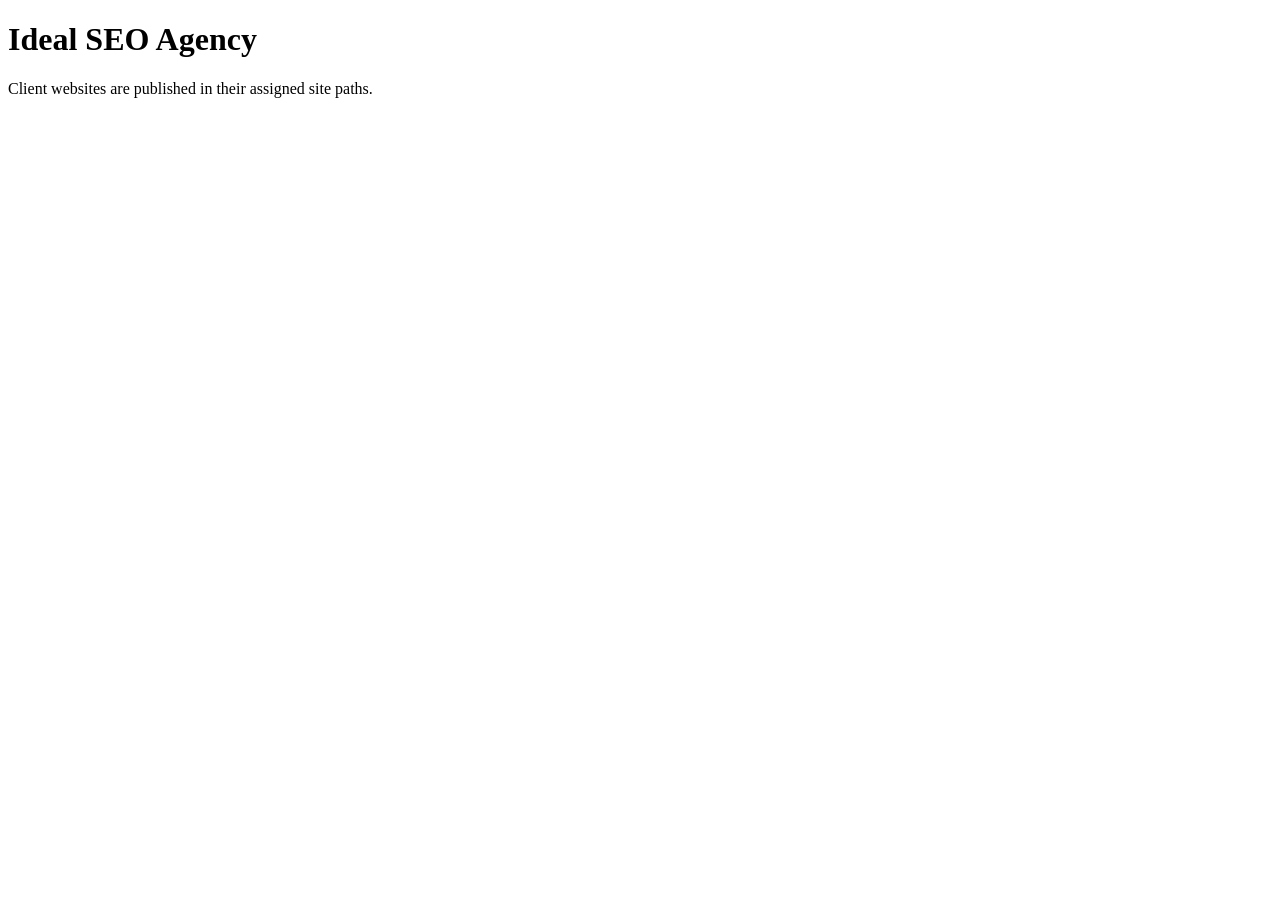
<file: public/index.html>
<!doctype html><html><head><meta charset="utf-8"><meta name="viewport" content="width=device-width,initial-scale=1"><title>Ideal SEO Agency — Client Websites</title><meta name="robots" content="noindex"></head><body><h1>Ideal SEO Agency</h1><p>Client websites are published in their assigned site paths.</p></body></html>
</file>
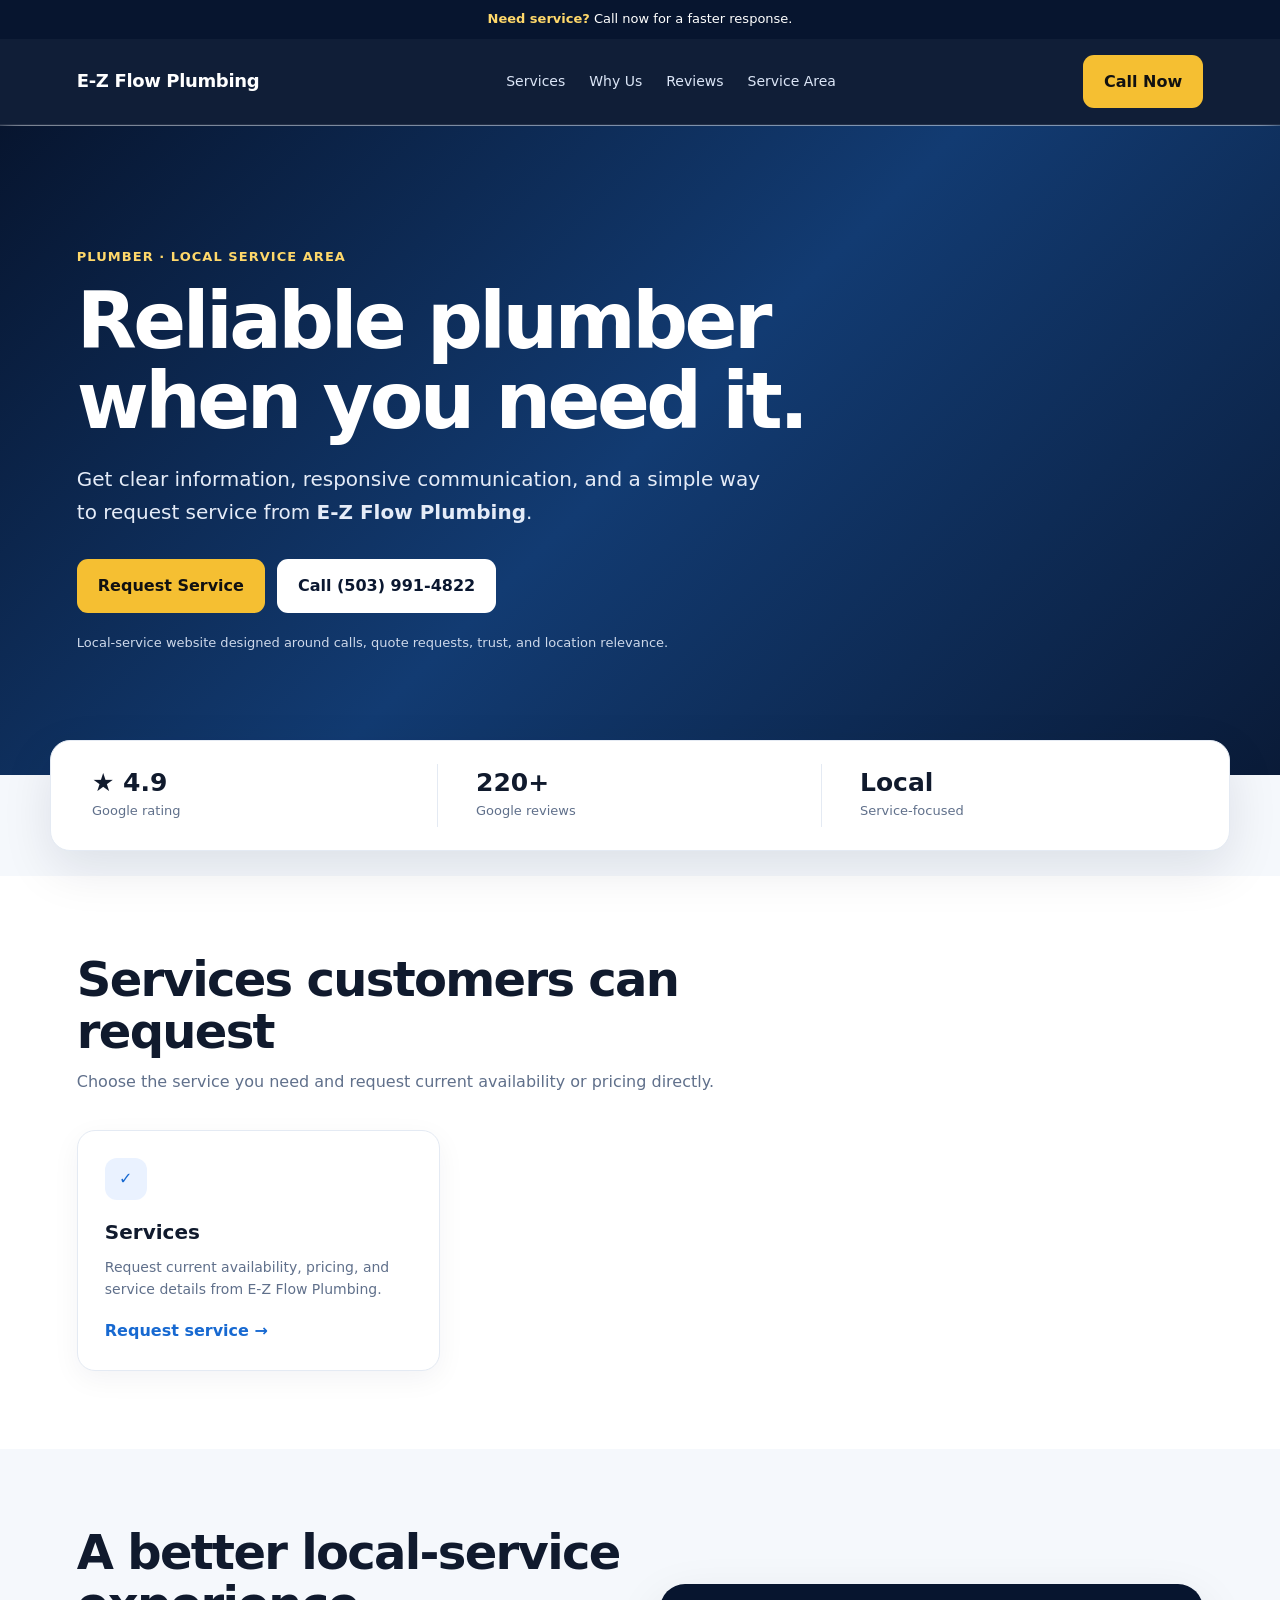
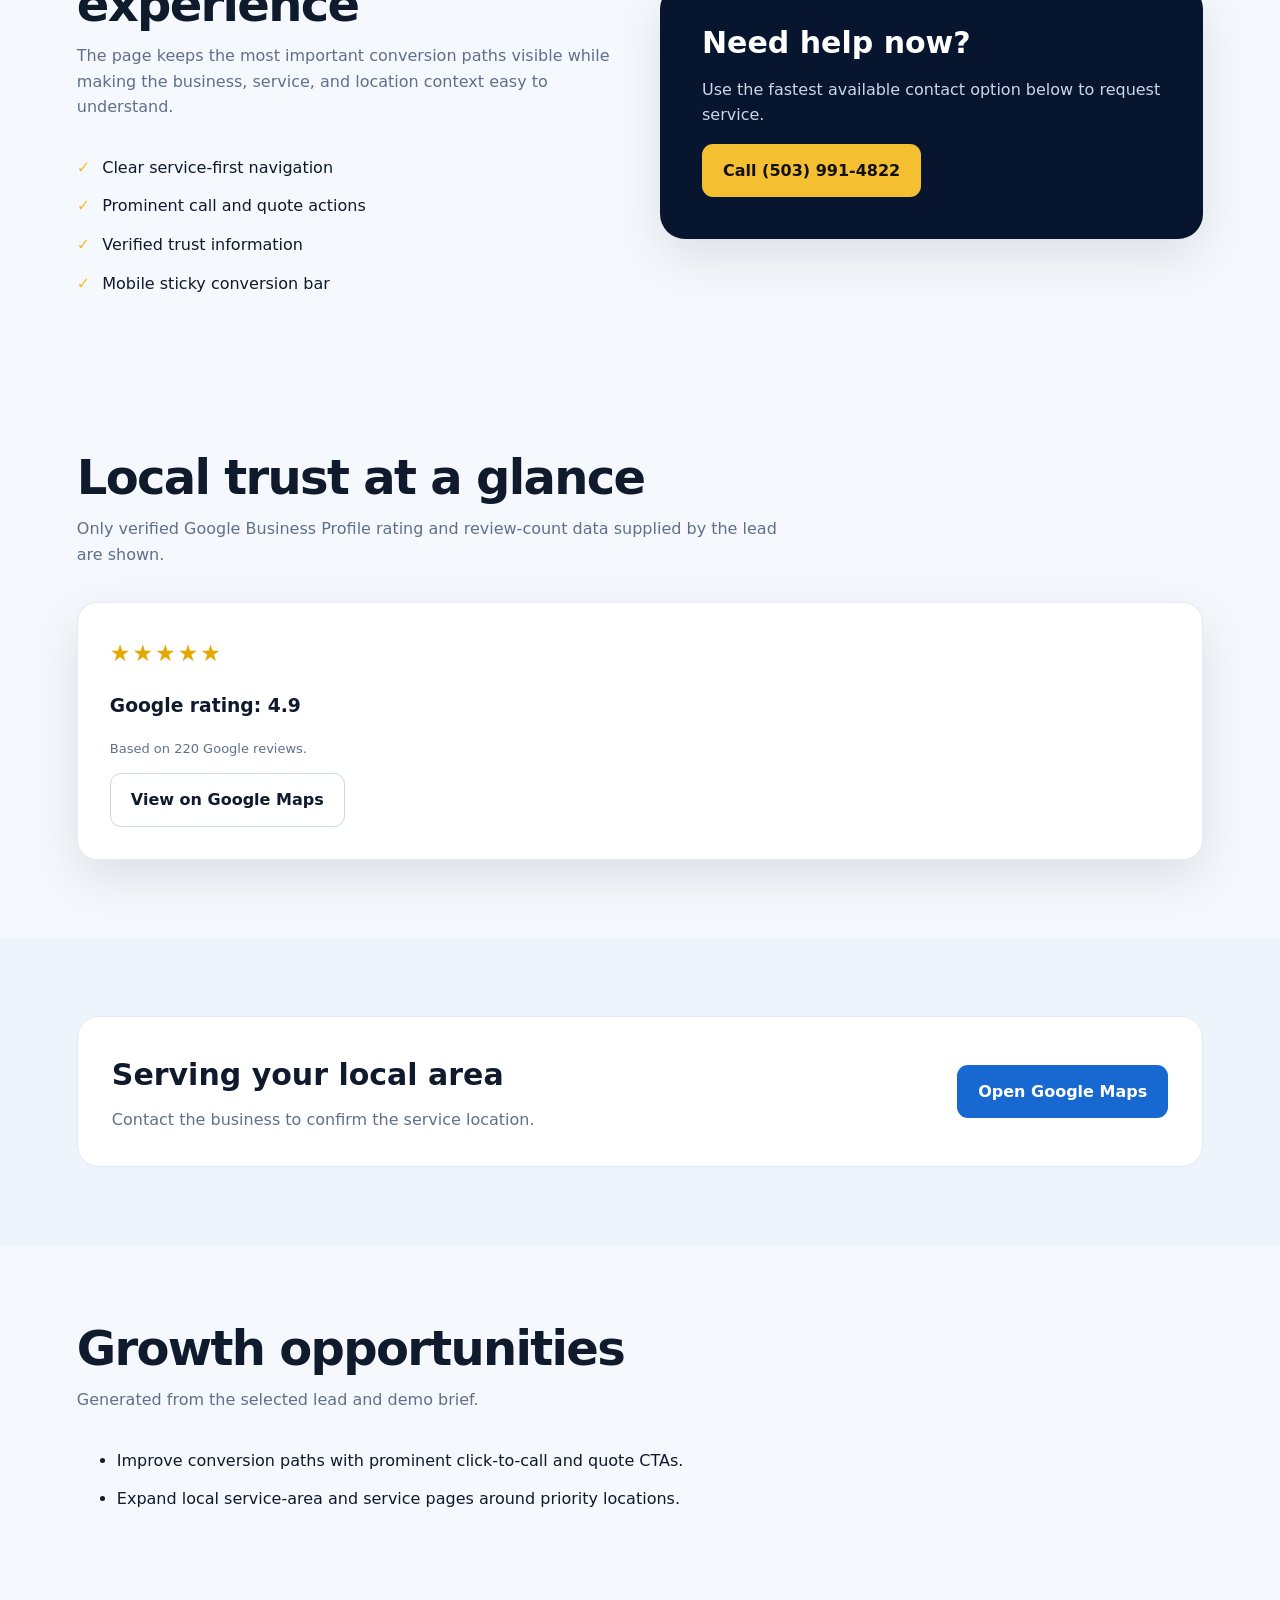
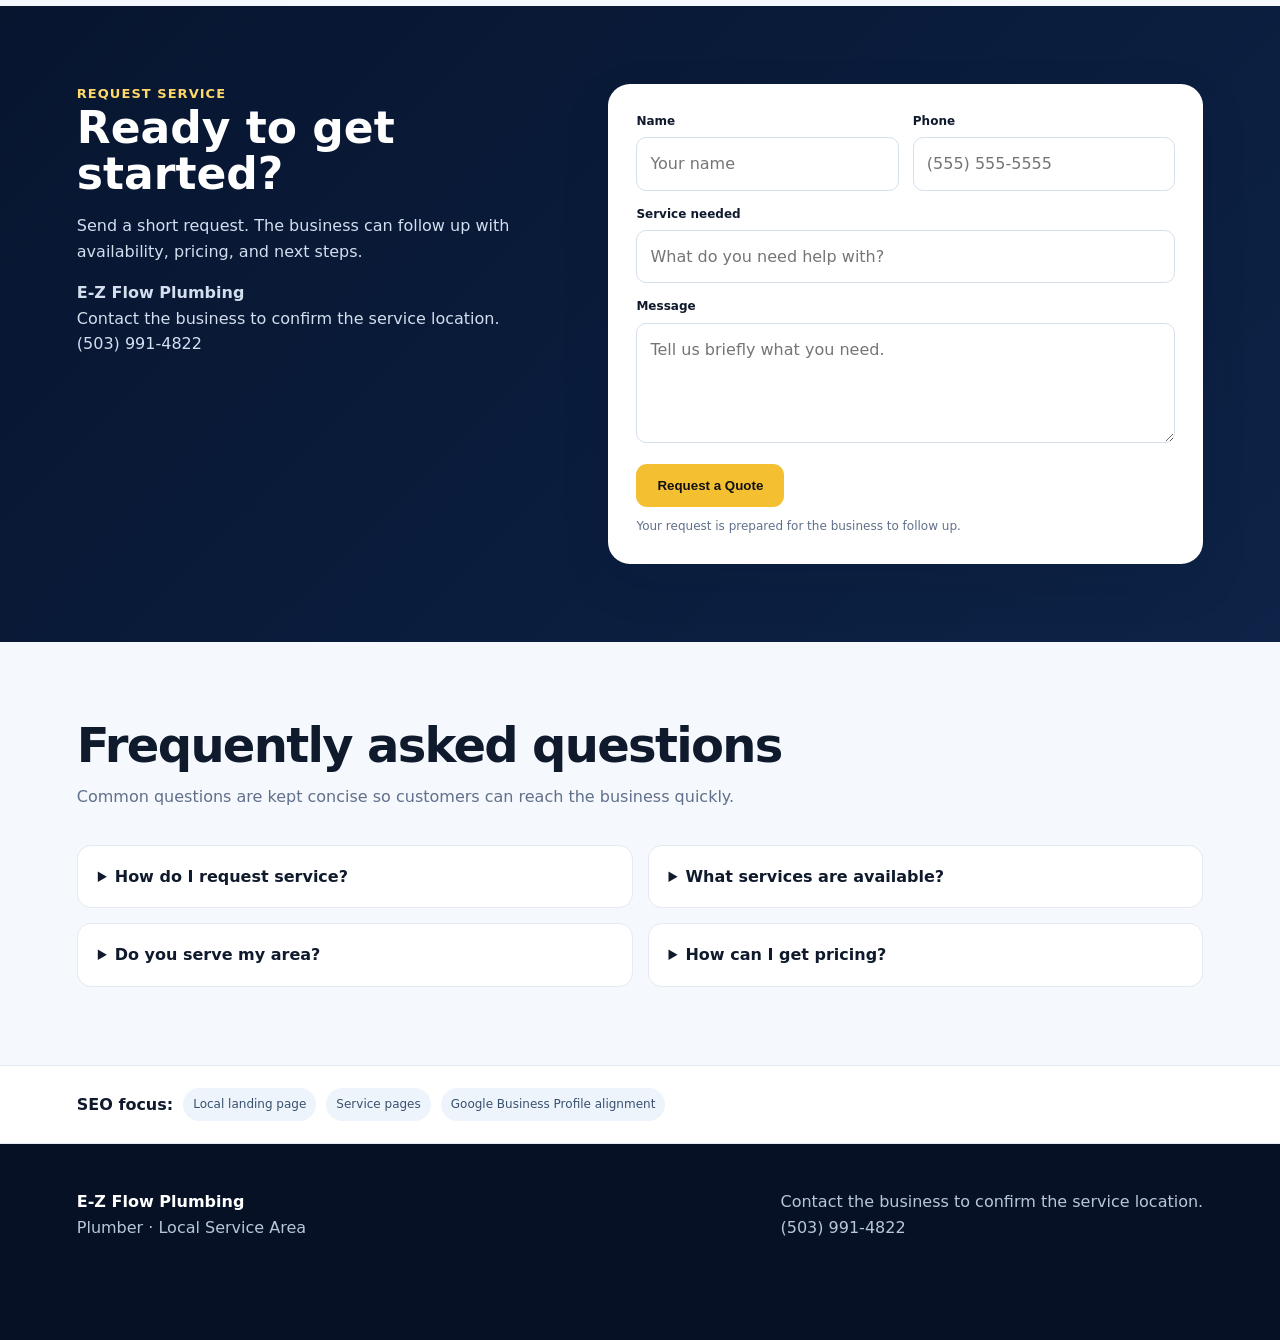
<file: public/sites/e-z-flow-plumbing/index.html>
<!doctype html>
<html lang="en">
<head>
<meta charset="utf-8">
<meta name="viewport" content="width=device-width,initial-scale=1">
<meta name="description" content="E-Z Flow Plumbing — Plumber serving Local Service Area. Request service or a quote today.">
<meta name="theme-color" content="#07152f">
<title>E-Z Flow Plumbing | Plumber</title>
<script type="application/ld+json">{"@context":"https://schema.org","@type":"LocalBusiness","name":"E-Z Flow Plumbing","url":"https://www.e-zplumbing.com/","telephone":"(503) 991-4822","aggregateRating":{"@type":"AggregateRating","ratingValue":4.9,"reviewCount":220}}</script>
<style>
:root{--navy:#07152f;--navy2:#0d2347;--blue:#1769d1;--gold:#f5bf32;--gold2:#ffd86a;--ink:#101a2d;--muted:#60708b;--line:#e4eaf3;--bg:#f5f8fc;--white:#fff;--radius:18px;--shadow:0 18px 50px rgba(7,21,47,.10)}
*{box-sizing:border-box}html{scroll-behavior:smooth}body{margin:0;font-family:Inter,ui-sans-serif,system-ui,-apple-system,BlinkMacSystemFont,"Segoe UI",Arial,sans-serif;color:var(--ink);background:var(--bg);line-height:1.6}a{color:inherit}.topbar{background:var(--navy);color:#fff;font-size:13px;padding:9px 6%;text-align:center}.topbar b{color:var(--gold2)}nav{position:sticky;top:0;z-index:30;background:rgba(7,21,47,.96);backdrop-filter:blur(12px);color:#fff;padding:16px 6%;display:flex;align-items:center;justify-content:space-between;gap:25px;border-bottom:1px solid rgba(255,255,255,.08)}.brand{font-weight:900;letter-spacing:-.02em;font-size:18px}.navlinks{display:flex;gap:24px;align-items:center;font-size:14px}.navlinks a{text-decoration:none;color:#dce6f7}.btn{display:inline-flex;align-items:center;justify-content:center;gap:9px;border-radius:11px;padding:13px 20px;font-weight:850;text-decoration:none;border:1px solid transparent;cursor:pointer;transition:.2s transform,.2s box-shadow}.btn:hover{transform:translateY(-1px);box-shadow:0 10px 25px rgba(0,0,0,.14)}.btn-gold{background:var(--gold);color:#111}.btn-blue{background:var(--blue);color:#fff}.btn-outline{border-color:#cdd7e6;color:var(--ink);background:#fff}.hero{min-height:650px;background-size:cover;background-position:center;display:flex;align-items:center;color:#fff;padding:86px 6%}.hero-inner{max-width:1180px;width:100%;margin:auto}.eyebrow{font-weight:800;color:var(--gold2);letter-spacing:.08em;text-transform:uppercase;font-size:13px}h1{font-size:clamp(44px,6.4vw,78px);line-height:1.02;letter-spacing:-.045em;max-width:850px;margin:14px 0 22px}.hero p{font-size:20px;line-height:1.65;max-width:690px;color:#e5ecf8;margin-bottom:30px}.hero-actions{display:flex;gap:12px;flex-wrap:wrap}.hero-note{margin-top:20px;font-size:13px;color:#cdd8ea}section{padding:78px 6%}.wrap{max-width:1180px;margin:auto}.section-head{max-width:720px;margin-bottom:35px}.section-head h2{font-size:clamp(31px,4vw,48px);line-height:1.08;letter-spacing:-.035em;margin:0 0 12px}.section-head p{color:var(--muted);margin:0}.trust-strip{background:#fff;border:1px solid var(--line);box-shadow:var(--shadow);border-radius:20px;padding:23px;display:grid;grid-template-columns:repeat(3,1fr);gap:20px;transform:translateY(-35px);margin-bottom:-10px}.trust-item{display:flex;flex-direction:column;padding:5px 18px;border-right:1px solid var(--line)}.trust-item:last-child{border-right:0}.trust-item strong{font-size:25px;line-height:1.1}.trust-item span{font-size:13px;color:var(--muted);margin-top:4px}.services{background:#fff}.service-grid{display:grid;grid-template-columns:repeat(3,1fr);gap:18px}.service-card{background:#fff;border:1px solid var(--line);border-radius:var(--radius);padding:27px;box-shadow:0 8px 28px rgba(8,25,55,.05);display:flex;flex-direction:column;min-height:235px}.icon{width:42px;height:42px;border-radius:12px;background:#eaf2ff;color:var(--blue);display:grid;place-items:center;font-weight:900;margin-bottom:16px}.service-card h3{margin:0 0 8px;font-size:20px}.service-card p{color:var(--muted);font-size:14px;margin:0 0 17px}.service-card a{margin-top:auto;color:var(--blue);font-weight:800;text-decoration:none}.why{background:var(--bg)}.why-grid{display:grid;grid-template-columns:1fr 1fr;gap:40px;align-items:center}.why-box{background:var(--navy);color:#fff;border-radius:25px;padding:42px;box-shadow:var(--shadow)}.why-box h3{font-size:30px;line-height:1.15;margin:0 0 12px}.why-box p{color:#cbd7e9}.checklist{display:grid;gap:13px;margin-top:25px}.check{display:flex;gap:12px;align-items:flex-start}.check b{color:var(--gold)}.review-box{background:#fff;border:1px solid var(--line);border-radius:20px;padding:32px;box-shadow:var(--shadow)}.stars{color:#e3a900;letter-spacing:2px;font-size:23px}.review-meta{font-size:13px;color:var(--muted)}.gallery-grid{display:grid;grid-template-columns:repeat(4,1fr);gap:15px}figure{margin:0;background:#fff;border:1px solid var(--line);border-radius:15px;overflow:hidden}figure img{display:block;width:100%;height:210px;object-fit:cover}figcaption{font-size:12px;color:var(--muted);padding:9px 12px}.area{background:#eef4fb}.area-card{background:#fff;border:1px solid var(--line);border-radius:22px;padding:34px;display:flex;justify-content:space-between;gap:25px;align-items:center}.area-card h2{margin:0 0 8px;font-size:30px}.area-card p{margin:0;color:var(--muted)}.quote{background:linear-gradient(135deg,var(--navy),var(--navy2));color:#fff}.quote-grid{display:grid;grid-template-columns:.9fr 1.1fr;gap:45px;align-items:start}.quote h2{font-size:44px;line-height:1.05;margin:0 0 14px}.quote p{color:#d3deee}.form{background:#fff;color:var(--ink);border-radius:22px;padding:28px;box-shadow:var(--shadow)}.form-grid{display:grid;grid-template-columns:1fr 1fr;gap:14px}label{display:block;font-size:12px;font-weight:800;margin-bottom:6px}input,textarea{width:100%;border:1px solid #d7dfeb;border-radius:10px;padding:13px;font:inherit;outline:none}textarea{min-height:120px;resize:vertical}.full{grid-column:1/-1}.faq{display:grid;grid-template-columns:1fr 1fr;gap:15px}details{background:#fff;border:1px solid var(--line);border-radius:14px;padding:18px 20px}summary{font-weight:850;cursor:pointer}details p{color:var(--muted);font-size:14px}.seo-strip{padding:22px 6%;background:#fff;border-top:1px solid var(--line);border-bottom:1px solid var(--line)}.seo-inner{max-width:1180px;margin:auto;display:flex;gap:10px;flex-wrap:wrap;align-items:center}.seo-inner span{font-size:12px;padding:7px 10px;background:#eef4fb;border-radius:999px;color:#39506f}footer{background:#061126;color:#b8c6db;padding:45px 6% 100px}.footer-grid{max-width:1180px;margin:auto;display:flex;justify-content:space-between;gap:25px}footer strong{color:#fff}.sticky-mobile{display:none}
@media(max-width:900px){.navlinks{display:none}.hero{min-height:590px;padding:70px 6%}.service-grid,.gallery-grid{grid-template-columns:1fr 1fr}.why-grid,.quote-grid{grid-template-columns:1fr}.area-card{display:block}.area-card .btn{margin-top:18px}.faq{grid-template-columns:1fr}}
@media(max-width:600px){section{padding:58px 5%}.trust-strip{grid-template-columns:1fr;transform:none;margin-top:20px;margin-bottom:0}.trust-item{border-right:0;border-bottom:1px solid var(--line);padding:10px 4px 16px}.trust-item:last-child{border-bottom:0}.hero{min-height:640px;padding:55px 5%}h1{font-size:45px}.hero p{font-size:17px}.service-grid,.gallery-grid,.form-grid{grid-template-columns:1fr}.full{grid-column:auto}.quote h2{font-size:36px}.sticky-mobile{position:fixed;z-index:50;bottom:0;left:0;right:0;background:#fff;padding:9px;display:grid;grid-template-columns:1fr 1fr;gap:8px;box-shadow:0 -8px 25px rgba(0,0,0,.15)}.sticky-mobile a{padding:12px;text-align:center;border-radius:9px;text-decoration:none;font-weight:900}.sticky-call{background:var(--navy);color:#fff}.sticky-quote{background:var(--gold);color:#111}footer{padding-bottom:85px}}
</style>
</head>
<body>
<div class="topbar"><b>Need service?</b> Call now for a faster response.</div>
<nav><div class="brand">E-Z Flow Plumbing</div><div class="navlinks"><a href="#services">Services</a><a href="#why">Why Us</a><a href="#reviews">Reviews</a><a href="#area">Service Area</a></div><a class="btn btn-gold" href="tel:5039914822">Call Now</a></nav>
<header class="hero" style="background-image:linear-gradient(135deg,#07152f,#123b72,#0a1b38)"><div class="hero-inner"><div class="eyebrow">Plumber · Local Service Area</div><h1>Reliable plumber when you need it.</h1><p>Get clear information, responsive communication, and a simple way to request service from <strong>E-Z Flow Plumbing</strong>.</p><div class="hero-actions"><a class="btn btn-gold" href="#quote">Request Service</a><a class="btn" style="background:#fff;color:#0a1730" href="tel:5039914822">Call (503) 991-4822</a></div><div class="hero-note">Local-service website designed around calls, quote requests, trust, and location relevance.</div></div></header>
<main>
<div class="wrap"><div class="trust-strip"><div class="trust-item"><strong>★ 4.9</strong><span>Google rating</span></div><div class="trust-item"><strong>220+</strong><span>Google reviews</span></div><div class="trust-item"><strong>Local</strong><span>Service-focused</span></div></div></div>
<section id="services" class="services"><div class="wrap"><div class="section-head"><h2>Services customers can request</h2><p>Choose the service you need and request current availability or pricing directly.</p></div><div class="service-grid"><article class="service-card"><div class="icon">✓</div><h3>Services</h3><p>Request current availability, pricing, and service details from E-Z Flow Plumbing.</p><a href="#quote">Request service →</a></article></div></div></section>
<section id="why" class="why"><div class="wrap why-grid"><div><div class="section-head"><h2>A better local-service experience</h2><p>The page keeps the most important conversion paths visible while making the business, service, and location context easy to understand.</p></div><div class="checklist"><div class="check"><b>✓</b><span>Clear service-first navigation</span></div><div class="check"><b>✓</b><span>Prominent call and quote actions</span></div><div class="check"><b>✓</b><span>Verified trust information</span></div><div class="check"><b>✓</b><span>Mobile sticky conversion bar</span></div></div></div><div class="why-box"><h3>Need help now?</h3><p>Use the fastest available contact option below to request service.</p><a class="btn btn-gold" href="tel:5039914822">Call (503) 991-4822</a></div></div></section>
<section id="reviews"><div class="wrap"><div class="section-head"><h2>Local trust at a glance</h2><p>Only verified Google Business Profile rating and review-count data supplied by the lead are shown.</p></div><div class="review-box"><div class="stars">★★★★★</div><h3>Google rating: 4.9</h3><p class="review-meta">Based on 220 Google reviews.</p> <a class="btn btn-outline" href="https://maps.google.com/?cid=14955154539292013354&amp;g_mp=Cidnb29nbGUubWFwcy5wbGFjZXMudjEuUGxhY2VzLlNlYXJjaFRleHQQAhgEIAA" target="_blank" rel="noopener">View on Google Maps</a></div></div></section>

<section id="area" class="area"><div class="wrap"><div class="area-card"><div><h2>Serving your local area</h2><p>Contact the business to confirm the service location.</p></div><a class="btn btn-blue" href="https://maps.google.com/?cid=14955154539292013354&amp;g_mp=Cidnb29nbGUubWFwcy5wbGFjZXMudjEuUGxhY2VzLlNlYXJjaFRleHQQAhgEIAA" target="_blank" rel="noopener">Open Google Maps</a></div></div></section>
<section><div class="wrap"><div class="section-head"><h2>Growth opportunities</h2><p>Generated from the selected lead and demo brief.</p></div><ul class="checklist"><li>Improve conversion paths with prominent click-to-call and quote CTAs.</li><li>Expand local service-area and service pages around priority locations.</li></ul></div></section>
<section id="quote" class="quote"><div class="wrap quote-grid"><div><div class="eyebrow">Request service</div><h2>Ready to get started?</h2><p>Send a short request. The business can follow up with availability, pricing, and next steps.</p><p><strong>E-Z Flow Plumbing</strong><br>Contact the business to confirm the service location.<br>(503) 991-4822</p></div><form class="form" onsubmit="submitLead(event)"><div class="form-grid"><div><label for="fullName">Name</label><input id="fullName" required placeholder="Your name"></div><div><label for="phoneField">Phone</label><input id="phoneField" required placeholder="(555) 555-5555"></div><div class="full"><label for="serviceField">Service needed</label><input id="serviceField" placeholder="What do you need help with?"></div><div class="full"><label for="messageField">Message</label><textarea id="messageField" placeholder="Tell us briefly what you need."></textarea></div><div class="full"><button class="btn btn-gold" type="submit">Request a Quote</button><p id="formStatus" style="font-size:12px;color:#60708b;margin:10px 0 0">Your request is prepared for the business to follow up.</p></div></div></form></div></section>
<section><div class="wrap"><div class="section-head"><h2>Frequently asked questions</h2><p>Common questions are kept concise so customers can reach the business quickly.</p></div><div class="faq"><details><summary>How do I request service?</summary><p>Use the quote form or call the business directly if a phone number is available.</p></details><details><summary>What services are available?</summary><p>Review the service cards above or contact the business for its current service list.</p></details><details><summary>Do you serve my area?</summary><p>The listed service area is based on the lead information. Confirm availability directly before booking.</p></details><details><summary>How can I get pricing?</summary><p>Send a quote request with your service needs and contact information.</p></details></div></div></section>
</main>
<div class="seo-strip"><div class="seo-inner"><strong>SEO focus:</strong><span>Local landing page</span><span>Service pages</span><span>Google Business Profile alignment</span></div></div>
<footer><div class="footer-grid"><div><strong>E-Z Flow Plumbing</strong><br>Plumber · Local Service Area</div><div>Contact the business to confirm the service location.<br>(503) 991-4822</div></div></footer>
<div class="sticky-mobile"><a class="sticky-call" href="tel:5039914822">Call Now</a><a class="sticky-quote" href="#quote">Get Free Quote</a></div>
<script>
function submitLead(e){e.preventDefault();var name=document.getElementById('fullName').value.trim();var phone=document.getElementById('phoneField').value.trim();var service=document.getElementById('serviceField').value.trim();var msg=document.getElementById('messageField').value.trim();var text='Name: '+name+'\nPhone: '+phone+'\nService: '+service+'\nMessage: '+msg;document.getElementById('formStatus').textContent='Request captured. Please use the phone/contact method above to send it to the business.';window.location.href='mailto:?subject='+encodeURIComponent('Service request for E-Z Flow Plumbing')+'&body='+encodeURIComponent(text)}
</script>
</body></html>
</file>
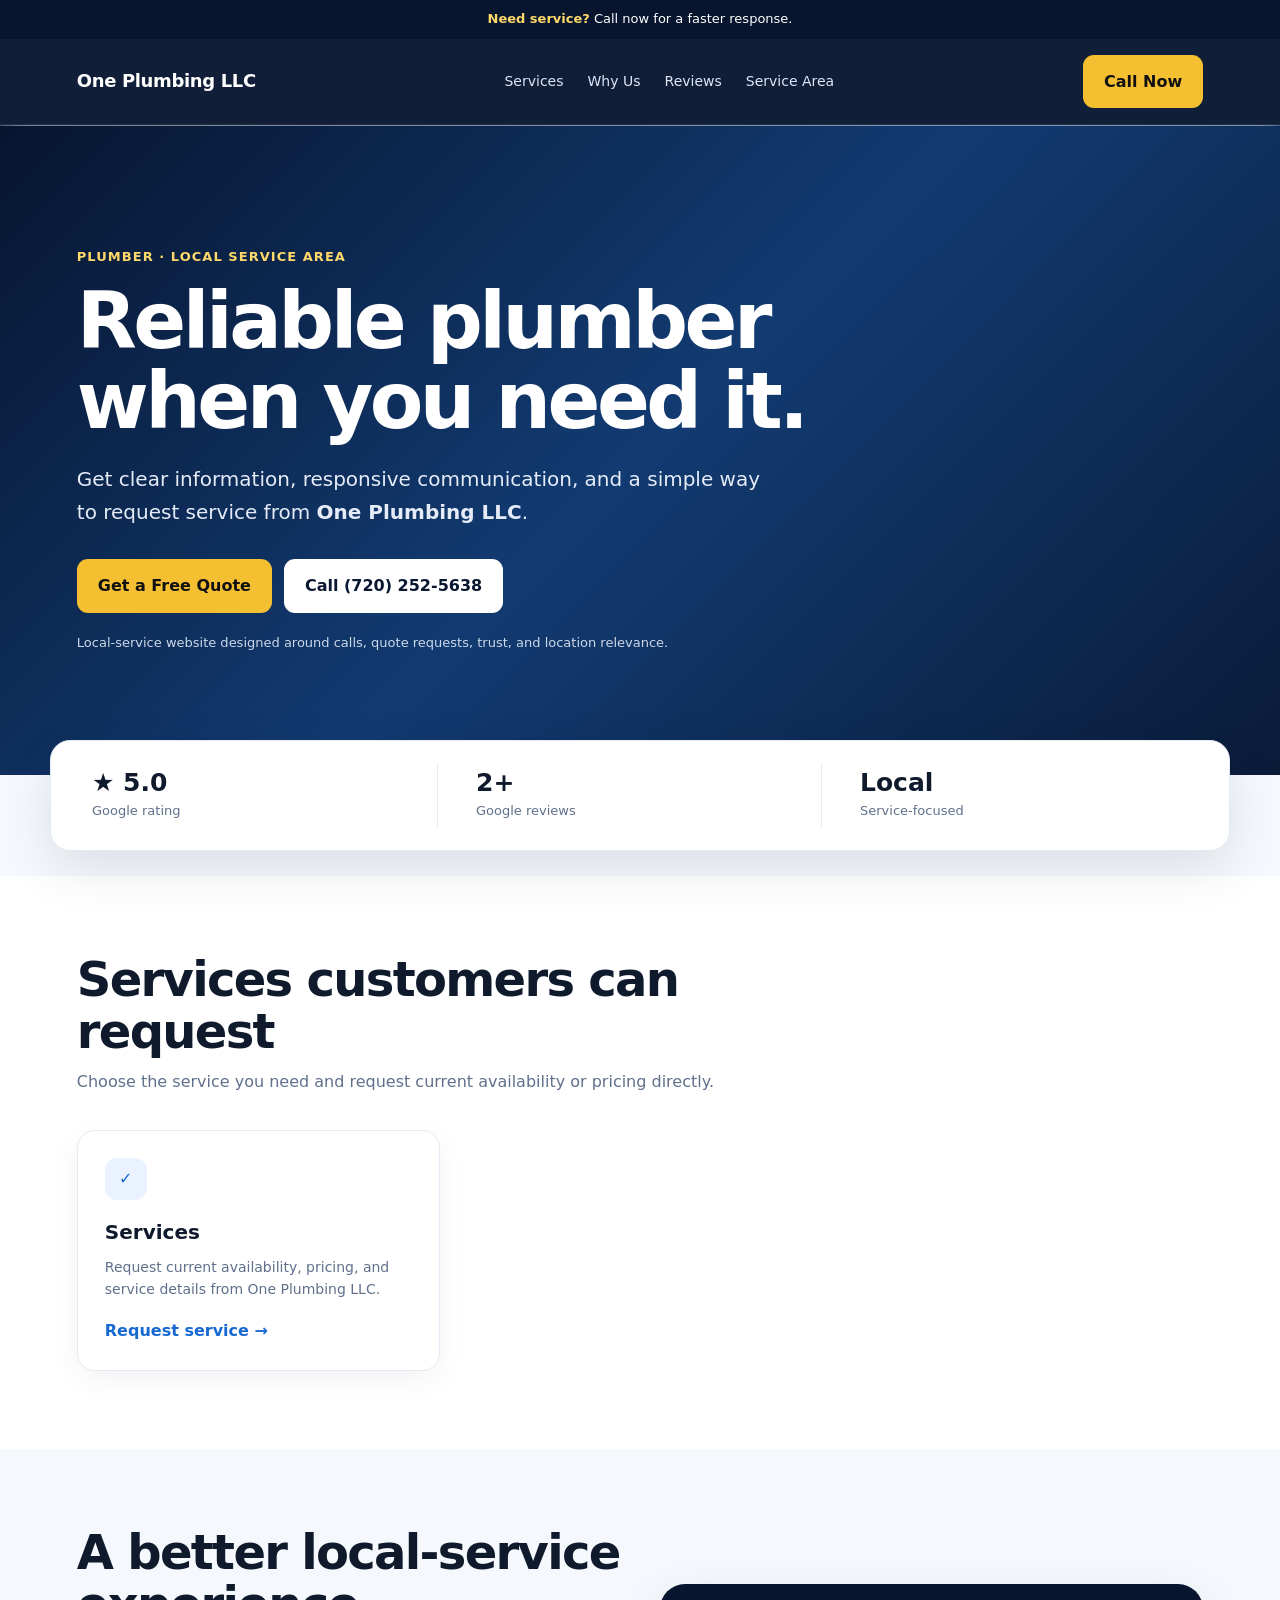
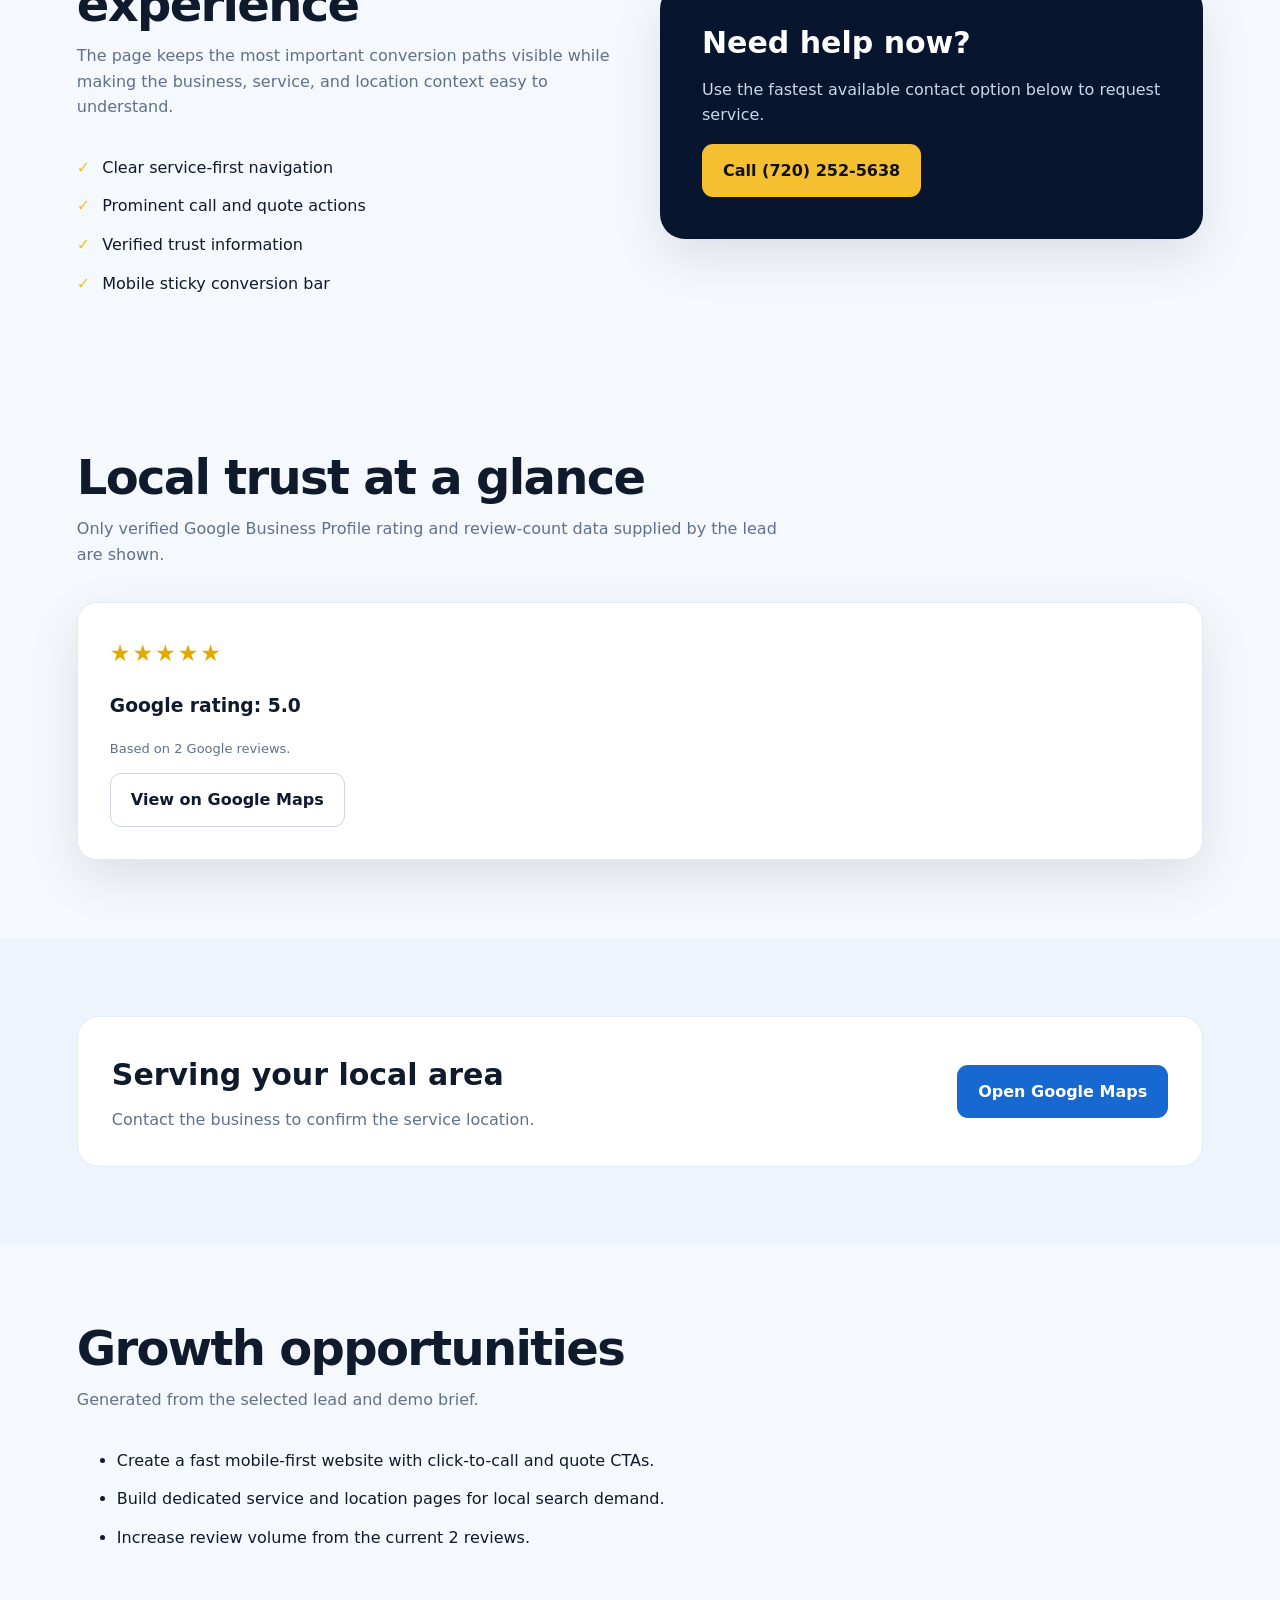
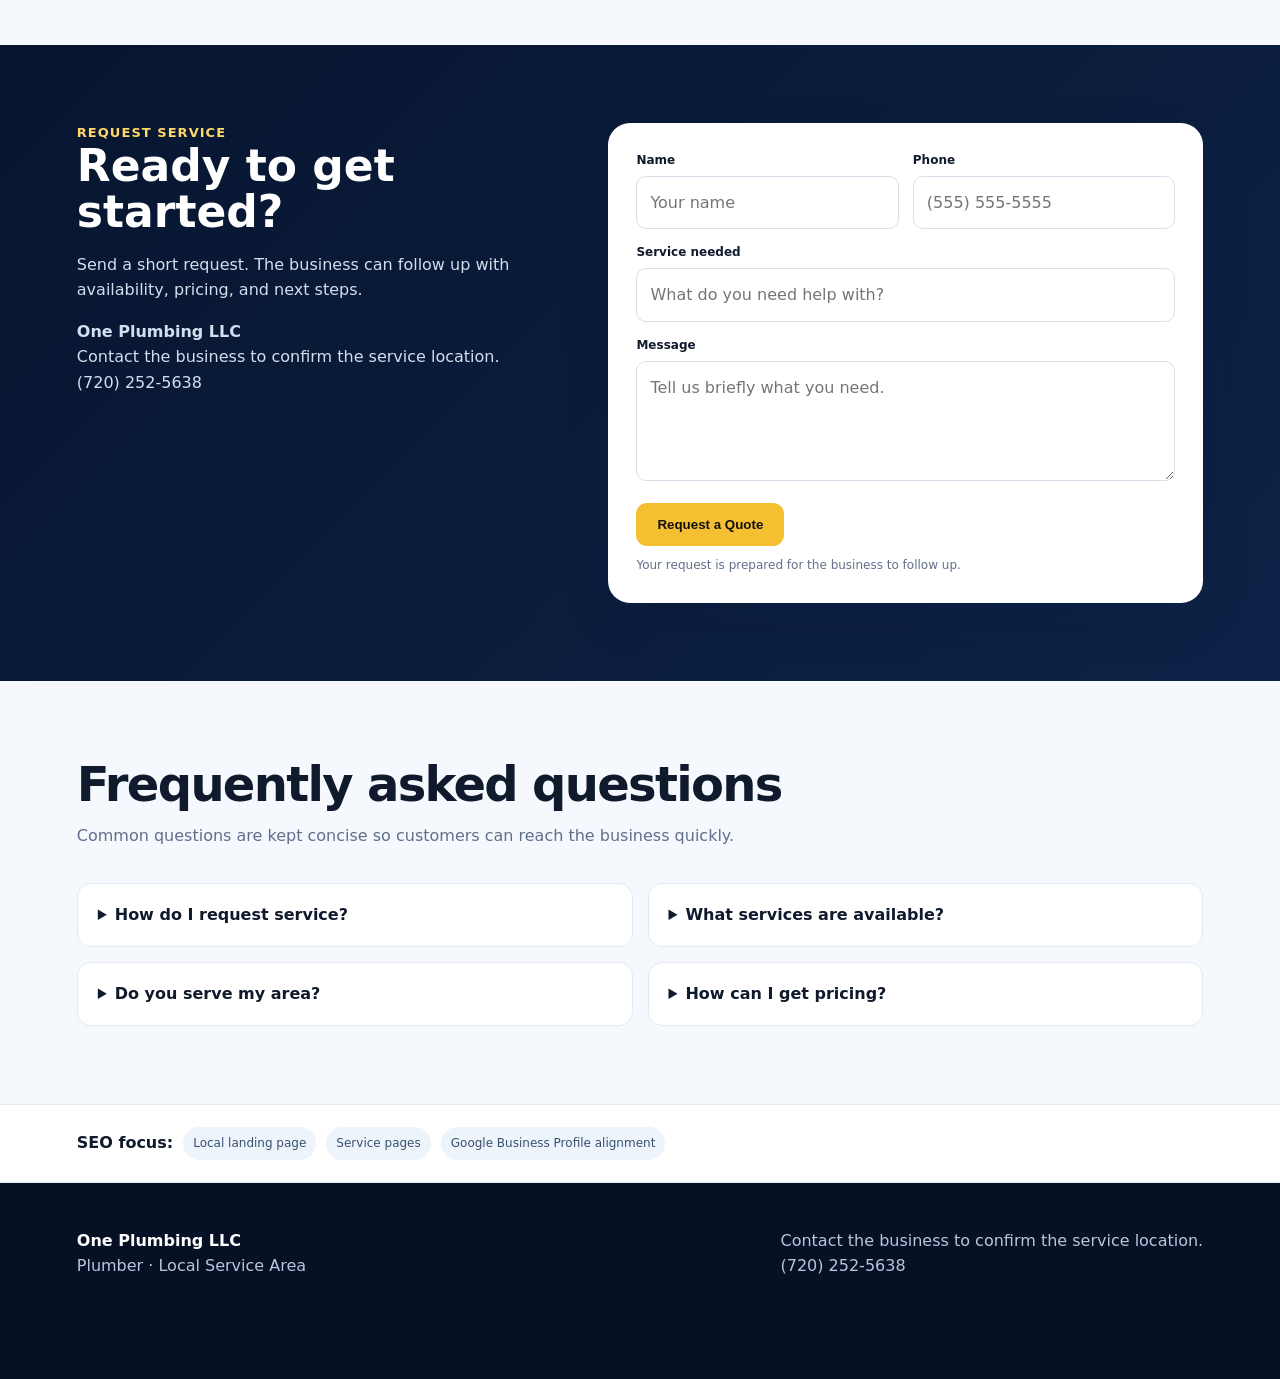
<file: public/sites/one-plumbing-llc/index.html>
<!doctype html>
<html lang="en">
<head>
<meta charset="utf-8">
<meta name="viewport" content="width=device-width,initial-scale=1">
<meta name="description" content="One Plumbing LLC — Plumber serving Local Service Area. Request service or a quote today.">
<meta name="theme-color" content="#07152f">
<title>One Plumbing LLC | Plumber</title>
<script type="application/ld+json">{"@context":"https://schema.org","@type":"LocalBusiness","name":"One Plumbing LLC","telephone":"(720) 252-5638","aggregateRating":{"@type":"AggregateRating","ratingValue":5.0,"reviewCount":2}}</script>
<style>
:root{--navy:#07152f;--navy2:#0d2347;--blue:#1769d1;--gold:#f5bf32;--gold2:#ffd86a;--ink:#101a2d;--muted:#60708b;--line:#e4eaf3;--bg:#f5f8fc;--white:#fff;--radius:18px;--shadow:0 18px 50px rgba(7,21,47,.10)}
*{box-sizing:border-box}html{scroll-behavior:smooth}body{margin:0;font-family:Inter,ui-sans-serif,system-ui,-apple-system,BlinkMacSystemFont,"Segoe UI",Arial,sans-serif;color:var(--ink);background:var(--bg);line-height:1.6}a{color:inherit}.topbar{background:var(--navy);color:#fff;font-size:13px;padding:9px 6%;text-align:center}.topbar b{color:var(--gold2)}nav{position:sticky;top:0;z-index:30;background:rgba(7,21,47,.96);backdrop-filter:blur(12px);color:#fff;padding:16px 6%;display:flex;align-items:center;justify-content:space-between;gap:25px;border-bottom:1px solid rgba(255,255,255,.08)}.brand{font-weight:900;letter-spacing:-.02em;font-size:18px}.navlinks{display:flex;gap:24px;align-items:center;font-size:14px}.navlinks a{text-decoration:none;color:#dce6f7}.btn{display:inline-flex;align-items:center;justify-content:center;gap:9px;border-radius:11px;padding:13px 20px;font-weight:850;text-decoration:none;border:1px solid transparent;cursor:pointer;transition:.2s transform,.2s box-shadow}.btn:hover{transform:translateY(-1px);box-shadow:0 10px 25px rgba(0,0,0,.14)}.btn-gold{background:var(--gold);color:#111}.btn-blue{background:var(--blue);color:#fff}.btn-outline{border-color:#cdd7e6;color:var(--ink);background:#fff}.hero{min-height:650px;background-size:cover;background-position:center;display:flex;align-items:center;color:#fff;padding:86px 6%}.hero-inner{max-width:1180px;width:100%;margin:auto}.eyebrow{font-weight:800;color:var(--gold2);letter-spacing:.08em;text-transform:uppercase;font-size:13px}h1{font-size:clamp(44px,6.4vw,78px);line-height:1.02;letter-spacing:-.045em;max-width:850px;margin:14px 0 22px}.hero p{font-size:20px;line-height:1.65;max-width:690px;color:#e5ecf8;margin-bottom:30px}.hero-actions{display:flex;gap:12px;flex-wrap:wrap}.hero-note{margin-top:20px;font-size:13px;color:#cdd8ea}section{padding:78px 6%}.wrap{max-width:1180px;margin:auto}.section-head{max-width:720px;margin-bottom:35px}.section-head h2{font-size:clamp(31px,4vw,48px);line-height:1.08;letter-spacing:-.035em;margin:0 0 12px}.section-head p{color:var(--muted);margin:0}.trust-strip{background:#fff;border:1px solid var(--line);box-shadow:var(--shadow);border-radius:20px;padding:23px;display:grid;grid-template-columns:repeat(3,1fr);gap:20px;transform:translateY(-35px);margin-bottom:-10px}.trust-item{display:flex;flex-direction:column;padding:5px 18px;border-right:1px solid var(--line)}.trust-item:last-child{border-right:0}.trust-item strong{font-size:25px;line-height:1.1}.trust-item span{font-size:13px;color:var(--muted);margin-top:4px}.services{background:#fff}.service-grid{display:grid;grid-template-columns:repeat(3,1fr);gap:18px}.service-card{background:#fff;border:1px solid var(--line);border-radius:var(--radius);padding:27px;box-shadow:0 8px 28px rgba(8,25,55,.05);display:flex;flex-direction:column;min-height:235px}.icon{width:42px;height:42px;border-radius:12px;background:#eaf2ff;color:var(--blue);display:grid;place-items:center;font-weight:900;margin-bottom:16px}.service-card h3{margin:0 0 8px;font-size:20px}.service-card p{color:var(--muted);font-size:14px;margin:0 0 17px}.service-card a{margin-top:auto;color:var(--blue);font-weight:800;text-decoration:none}.why{background:var(--bg)}.why-grid{display:grid;grid-template-columns:1fr 1fr;gap:40px;align-items:center}.why-box{background:var(--navy);color:#fff;border-radius:25px;padding:42px;box-shadow:var(--shadow)}.why-box h3{font-size:30px;line-height:1.15;margin:0 0 12px}.why-box p{color:#cbd7e9}.checklist{display:grid;gap:13px;margin-top:25px}.check{display:flex;gap:12px;align-items:flex-start}.check b{color:var(--gold)}.review-box{background:#fff;border:1px solid var(--line);border-radius:20px;padding:32px;box-shadow:var(--shadow)}.stars{color:#e3a900;letter-spacing:2px;font-size:23px}.review-meta{font-size:13px;color:var(--muted)}.gallery-grid{display:grid;grid-template-columns:repeat(4,1fr);gap:15px}figure{margin:0;background:#fff;border:1px solid var(--line);border-radius:15px;overflow:hidden}figure img{display:block;width:100%;height:210px;object-fit:cover}figcaption{font-size:12px;color:var(--muted);padding:9px 12px}.area{background:#eef4fb}.area-card{background:#fff;border:1px solid var(--line);border-radius:22px;padding:34px;display:flex;justify-content:space-between;gap:25px;align-items:center}.area-card h2{margin:0 0 8px;font-size:30px}.area-card p{margin:0;color:var(--muted)}.quote{background:linear-gradient(135deg,var(--navy),var(--navy2));color:#fff}.quote-grid{display:grid;grid-template-columns:.9fr 1.1fr;gap:45px;align-items:start}.quote h2{font-size:44px;line-height:1.05;margin:0 0 14px}.quote p{color:#d3deee}.form{background:#fff;color:var(--ink);border-radius:22px;padding:28px;box-shadow:var(--shadow)}.form-grid{display:grid;grid-template-columns:1fr 1fr;gap:14px}label{display:block;font-size:12px;font-weight:800;margin-bottom:6px}input,textarea{width:100%;border:1px solid #d7dfeb;border-radius:10px;padding:13px;font:inherit;outline:none}textarea{min-height:120px;resize:vertical}.full{grid-column:1/-1}.faq{display:grid;grid-template-columns:1fr 1fr;gap:15px}details{background:#fff;border:1px solid var(--line);border-radius:14px;padding:18px 20px}summary{font-weight:850;cursor:pointer}details p{color:var(--muted);font-size:14px}.seo-strip{padding:22px 6%;background:#fff;border-top:1px solid var(--line);border-bottom:1px solid var(--line)}.seo-inner{max-width:1180px;margin:auto;display:flex;gap:10px;flex-wrap:wrap;align-items:center}.seo-inner span{font-size:12px;padding:7px 10px;background:#eef4fb;border-radius:999px;color:#39506f}footer{background:#061126;color:#b8c6db;padding:45px 6% 100px}.footer-grid{max-width:1180px;margin:auto;display:flex;justify-content:space-between;gap:25px}footer strong{color:#fff}.sticky-mobile{display:none}
@media(max-width:900px){.navlinks{display:none}.hero{min-height:590px;padding:70px 6%}.service-grid,.gallery-grid{grid-template-columns:1fr 1fr}.why-grid,.quote-grid{grid-template-columns:1fr}.area-card{display:block}.area-card .btn{margin-top:18px}.faq{grid-template-columns:1fr}}
@media(max-width:600px){section{padding:58px 5%}.trust-strip{grid-template-columns:1fr;transform:none;margin-top:20px;margin-bottom:0}.trust-item{border-right:0;border-bottom:1px solid var(--line);padding:10px 4px 16px}.trust-item:last-child{border-bottom:0}.hero{min-height:640px;padding:55px 5%}h1{font-size:45px}.hero p{font-size:17px}.service-grid,.gallery-grid,.form-grid{grid-template-columns:1fr}.full{grid-column:auto}.quote h2{font-size:36px}.sticky-mobile{position:fixed;z-index:50;bottom:0;left:0;right:0;background:#fff;padding:9px;display:grid;grid-template-columns:1fr 1fr;gap:8px;box-shadow:0 -8px 25px rgba(0,0,0,.15)}.sticky-mobile a{padding:12px;text-align:center;border-radius:9px;text-decoration:none;font-weight:900}.sticky-call{background:var(--navy);color:#fff}.sticky-quote{background:var(--gold);color:#111}footer{padding-bottom:85px}}
</style>
</head>
<body>
<div class="topbar"><b>Need service?</b> Call now for a faster response.</div>
<nav><div class="brand">One Plumbing LLC</div><div class="navlinks"><a href="#services">Services</a><a href="#why">Why Us</a><a href="#reviews">Reviews</a><a href="#area">Service Area</a></div><a class="btn btn-gold" href="tel:7202525638">Call Now</a></nav>
<header class="hero" style="background-image:linear-gradient(135deg,#07152f,#123b72,#0a1b38)"><div class="hero-inner"><div class="eyebrow">Plumber · Local Service Area</div><h1>Reliable plumber when you need it.</h1><p>Get clear information, responsive communication, and a simple way to request service from <strong>One Plumbing LLC</strong>.</p><div class="hero-actions"><a class="btn btn-gold" href="#quote">Get a Free Quote</a><a class="btn" style="background:#fff;color:#0a1730" href="tel:7202525638">Call (720) 252-5638</a></div><div class="hero-note">Local-service website designed around calls, quote requests, trust, and location relevance.</div></div></header>
<main>
<div class="wrap"><div class="trust-strip"><div class="trust-item"><strong>★ 5.0</strong><span>Google rating</span></div><div class="trust-item"><strong>2+</strong><span>Google reviews</span></div><div class="trust-item"><strong>Local</strong><span>Service-focused</span></div></div></div>
<section id="services" class="services"><div class="wrap"><div class="section-head"><h2>Services customers can request</h2><p>Choose the service you need and request current availability or pricing directly.</p></div><div class="service-grid"><article class="service-card"><div class="icon">✓</div><h3>Services</h3><p>Request current availability, pricing, and service details from One Plumbing LLC.</p><a href="#quote">Request service →</a></article></div></div></section>
<section id="why" class="why"><div class="wrap why-grid"><div><div class="section-head"><h2>A better local-service experience</h2><p>The page keeps the most important conversion paths visible while making the business, service, and location context easy to understand.</p></div><div class="checklist"><div class="check"><b>✓</b><span>Clear service-first navigation</span></div><div class="check"><b>✓</b><span>Prominent call and quote actions</span></div><div class="check"><b>✓</b><span>Verified trust information</span></div><div class="check"><b>✓</b><span>Mobile sticky conversion bar</span></div></div></div><div class="why-box"><h3>Need help now?</h3><p>Use the fastest available contact option below to request service.</p><a class="btn btn-gold" href="tel:7202525638">Call (720) 252-5638</a></div></div></section>
<section id="reviews"><div class="wrap"><div class="section-head"><h2>Local trust at a glance</h2><p>Only verified Google Business Profile rating and review-count data supplied by the lead are shown.</p></div><div class="review-box"><div class="stars">★★★★★</div><h3>Google rating: 5.0</h3><p class="review-meta">Based on 2 Google reviews.</p> <a class="btn btn-outline" href="https://maps.google.com/?cid=12285363815309722565&amp;g_mp=Cidnb29nbGUubWFwcy5wbGFjZXMudjEuUGxhY2VzLlNlYXJjaFRleHQQAhgEIAA" target="_blank" rel="noopener">View on Google Maps</a></div></div></section>

<section id="area" class="area"><div class="wrap"><div class="area-card"><div><h2>Serving your local area</h2><p>Contact the business to confirm the service location.</p></div><a class="btn btn-blue" href="https://maps.google.com/?cid=12285363815309722565&amp;g_mp=Cidnb29nbGUubWFwcy5wbGFjZXMudjEuUGxhY2VzLlNlYXJjaFRleHQQAhgEIAA" target="_blank" rel="noopener">Open Google Maps</a></div></div></section>
<section><div class="wrap"><div class="section-head"><h2>Growth opportunities</h2><p>Generated from the selected lead and demo brief.</p></div><ul class="checklist"><li>Create a fast mobile-first website with click-to-call and quote CTAs.</li><li>Build dedicated service and location pages for local search demand.</li><li>Increase review volume from the current 2 reviews.</li></ul></div></section>
<section id="quote" class="quote"><div class="wrap quote-grid"><div><div class="eyebrow">Request service</div><h2>Ready to get started?</h2><p>Send a short request. The business can follow up with availability, pricing, and next steps.</p><p><strong>One Plumbing LLC</strong><br>Contact the business to confirm the service location.<br>(720) 252-5638</p></div><form class="form" onsubmit="submitLead(event)"><div class="form-grid"><div><label for="fullName">Name</label><input id="fullName" required placeholder="Your name"></div><div><label for="phoneField">Phone</label><input id="phoneField" required placeholder="(555) 555-5555"></div><div class="full"><label for="serviceField">Service needed</label><input id="serviceField" placeholder="What do you need help with?"></div><div class="full"><label for="messageField">Message</label><textarea id="messageField" placeholder="Tell us briefly what you need."></textarea></div><div class="full"><button class="btn btn-gold" type="submit">Request a Quote</button><p id="formStatus" style="font-size:12px;color:#60708b;margin:10px 0 0">Your request is prepared for the business to follow up.</p></div></div></form></div></section>
<section><div class="wrap"><div class="section-head"><h2>Frequently asked questions</h2><p>Common questions are kept concise so customers can reach the business quickly.</p></div><div class="faq"><details><summary>How do I request service?</summary><p>Use the quote form or call the business directly if a phone number is available.</p></details><details><summary>What services are available?</summary><p>Review the service cards above or contact the business for its current service list.</p></details><details><summary>Do you serve my area?</summary><p>The listed service area is based on the lead information. Confirm availability directly before booking.</p></details><details><summary>How can I get pricing?</summary><p>Send a quote request with your service needs and contact information.</p></details></div></div></section>
</main>
<div class="seo-strip"><div class="seo-inner"><strong>SEO focus:</strong><span>Local landing page</span><span>Service pages</span><span>Google Business Profile alignment</span></div></div>
<footer><div class="footer-grid"><div><strong>One Plumbing LLC</strong><br>Plumber · Local Service Area</div><div>Contact the business to confirm the service location.<br>(720) 252-5638</div></div></footer>
<div class="sticky-mobile"><a class="sticky-call" href="tel:7202525638">Call Now</a><a class="sticky-quote" href="#quote">Get Free Quote</a></div>
<script>
function submitLead(e){e.preventDefault();var name=document.getElementById('fullName').value.trim();var phone=document.getElementById('phoneField').value.trim();var service=document.getElementById('serviceField').value.trim();var msg=document.getElementById('messageField').value.trim();var text='Name: '+name+'\nPhone: '+phone+'\nService: '+service+'\nMessage: '+msg;document.getElementById('formStatus').textContent='Request captured. Please use the phone/contact method above to send it to the business.';window.location.href='mailto:?subject='+encodeURIComponent('Service request for One Plumbing LLC')+'&body='+encodeURIComponent(text)}
</script>
</body></html>
</file>
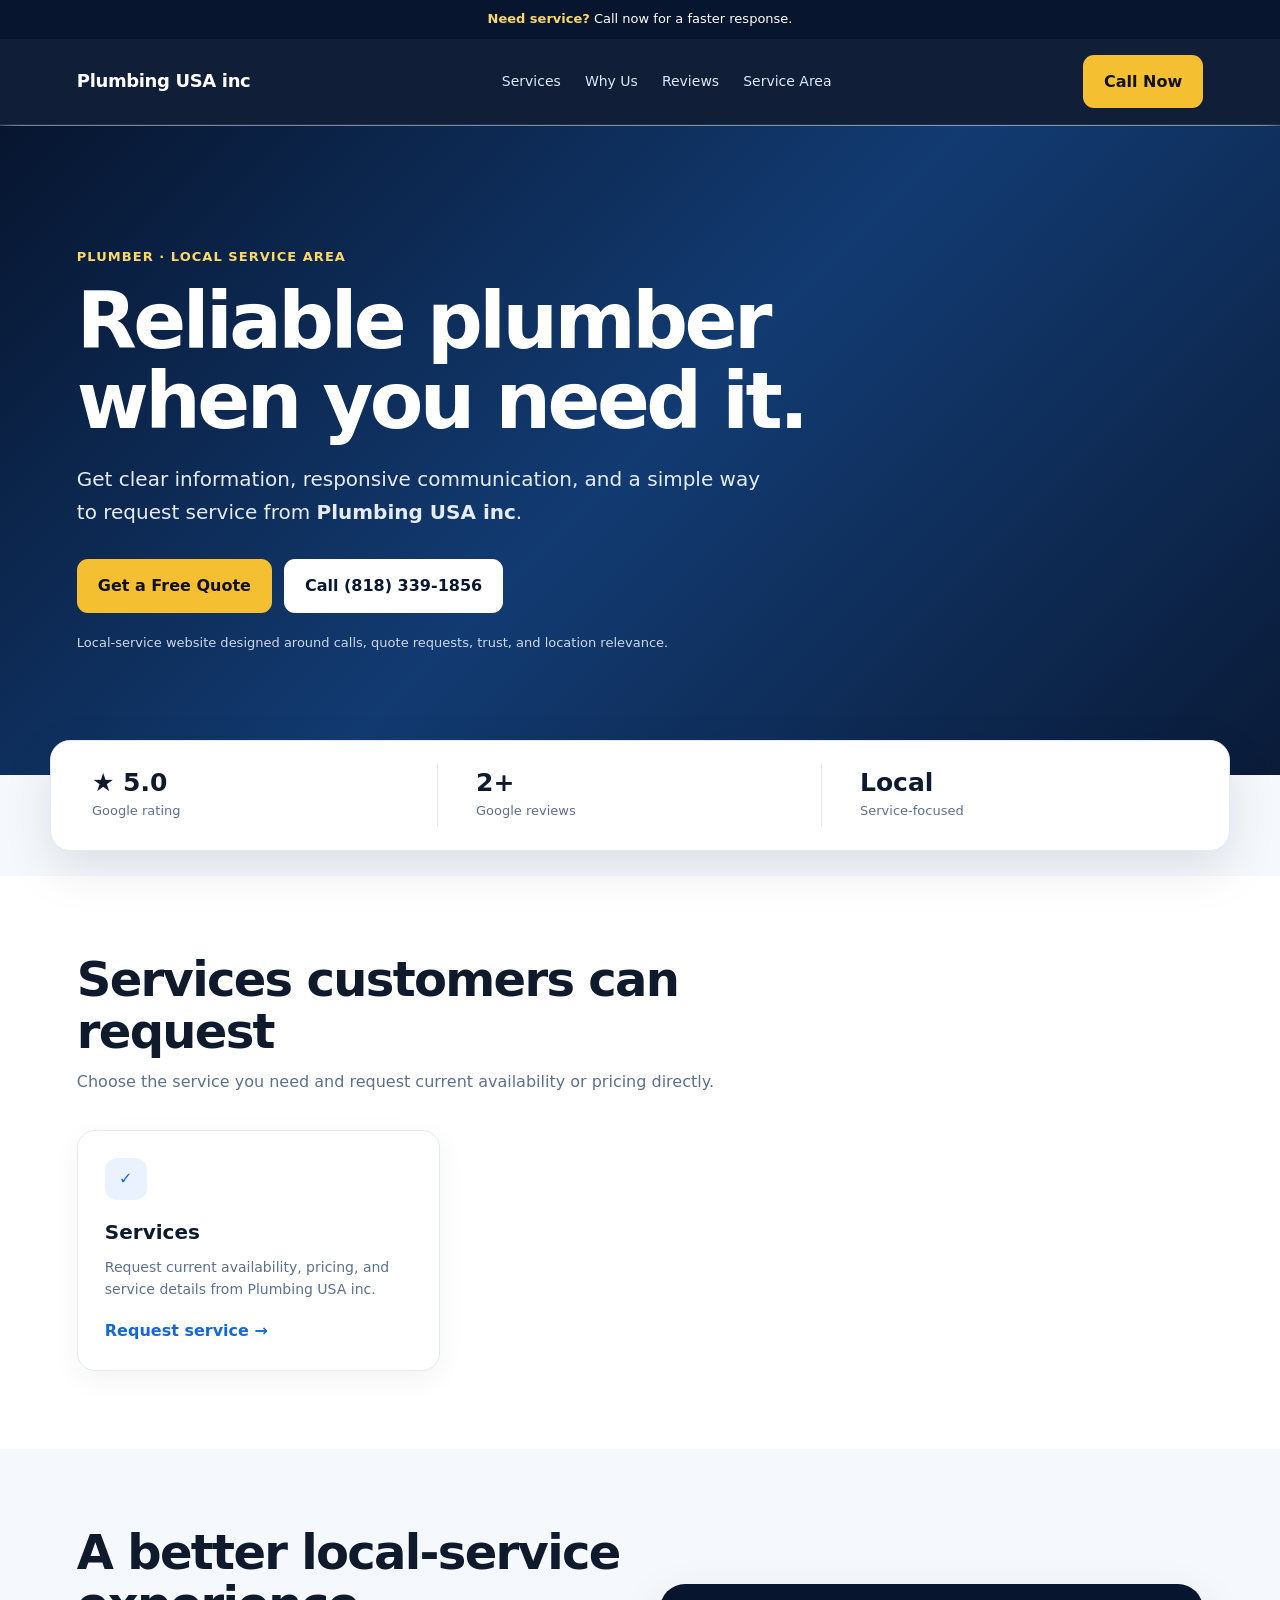
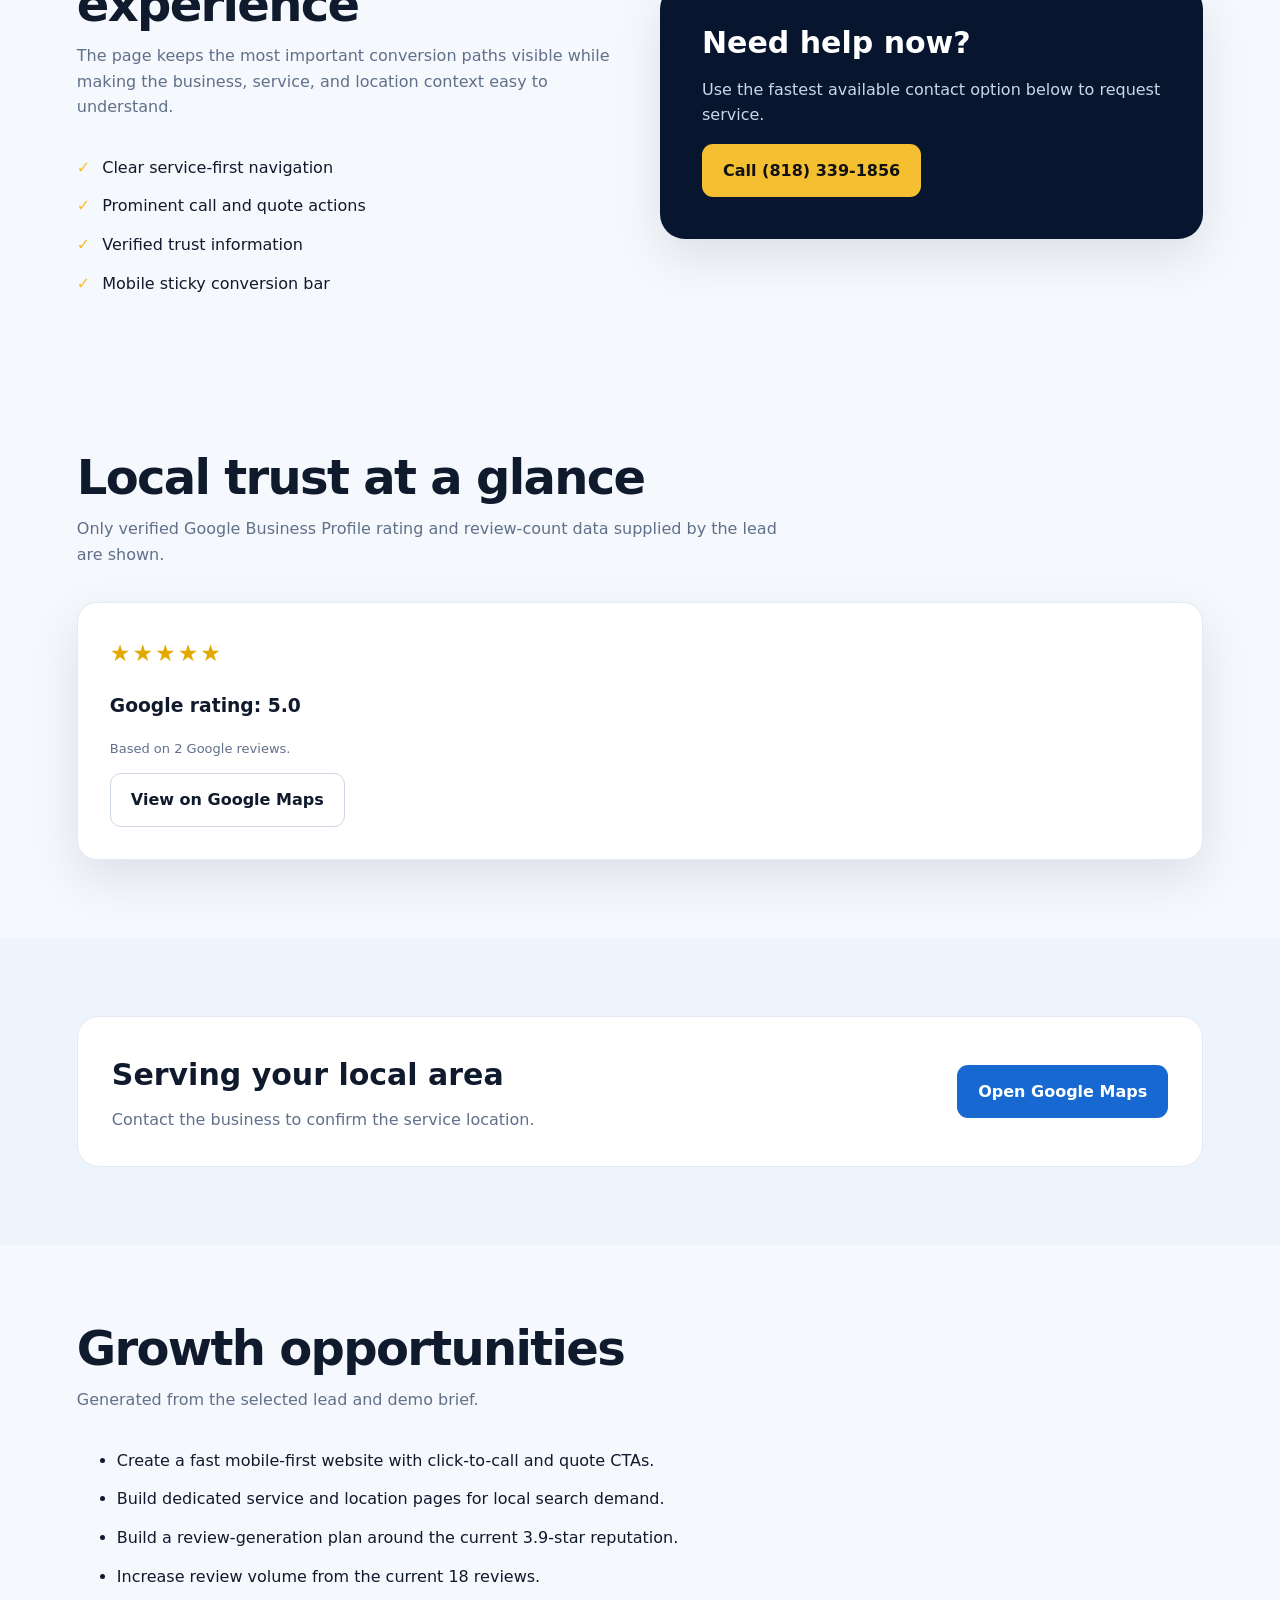
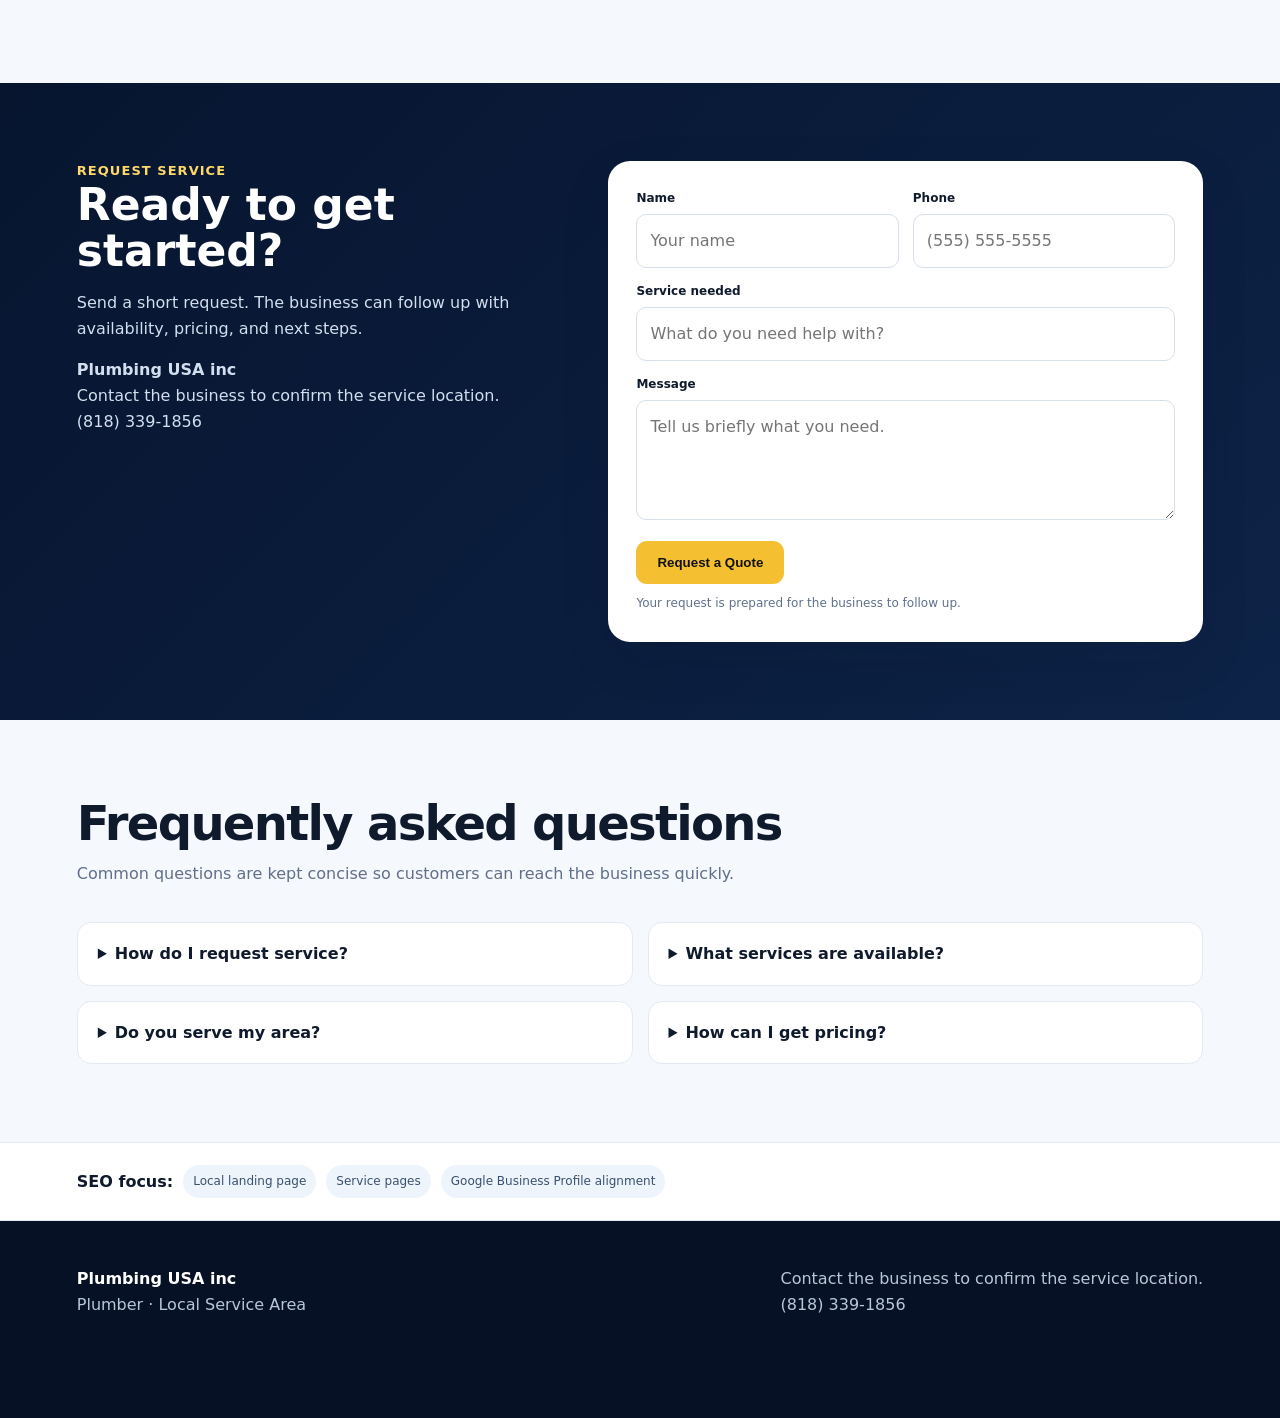
<file: public/sites/plumbing-usa-inc/index.html>
<!doctype html>
<html lang="en">
<head>
<meta charset="utf-8">
<meta name="viewport" content="width=device-width,initial-scale=1">
<meta name="description" content="Plumbing USA inc — Plumber serving Local Service Area. Request service or a quote today.">
<meta name="theme-color" content="#07152f">
<title>Plumbing USA inc | Plumber</title>
<script type="application/ld+json">{"@context":"https://schema.org","@type":"LocalBusiness","name":"Plumbing USA inc","telephone":"(818) 339-1856","aggregateRating":{"@type":"AggregateRating","ratingValue":5.0,"reviewCount":2}}</script>
<style>
:root{--navy:#07152f;--navy2:#0d2347;--blue:#1769d1;--gold:#f5bf32;--gold2:#ffd86a;--ink:#101a2d;--muted:#60708b;--line:#e4eaf3;--bg:#f5f8fc;--white:#fff;--radius:18px;--shadow:0 18px 50px rgba(7,21,47,.10)}
*{box-sizing:border-box}html{scroll-behavior:smooth}body{margin:0;font-family:Inter,ui-sans-serif,system-ui,-apple-system,BlinkMacSystemFont,"Segoe UI",Arial,sans-serif;color:var(--ink);background:var(--bg);line-height:1.6}a{color:inherit}.topbar{background:var(--navy);color:#fff;font-size:13px;padding:9px 6%;text-align:center}.topbar b{color:var(--gold2)}nav{position:sticky;top:0;z-index:30;background:rgba(7,21,47,.96);backdrop-filter:blur(12px);color:#fff;padding:16px 6%;display:flex;align-items:center;justify-content:space-between;gap:25px;border-bottom:1px solid rgba(255,255,255,.08)}.brand{font-weight:900;letter-spacing:-.02em;font-size:18px}.navlinks{display:flex;gap:24px;align-items:center;font-size:14px}.navlinks a{text-decoration:none;color:#dce6f7}.btn{display:inline-flex;align-items:center;justify-content:center;gap:9px;border-radius:11px;padding:13px 20px;font-weight:850;text-decoration:none;border:1px solid transparent;cursor:pointer;transition:.2s transform,.2s box-shadow}.btn:hover{transform:translateY(-1px);box-shadow:0 10px 25px rgba(0,0,0,.14)}.btn-gold{background:var(--gold);color:#111}.btn-blue{background:var(--blue);color:#fff}.btn-outline{border-color:#cdd7e6;color:var(--ink);background:#fff}.hero{min-height:650px;background-size:cover;background-position:center;display:flex;align-items:center;color:#fff;padding:86px 6%}.hero-inner{max-width:1180px;width:100%;margin:auto}.eyebrow{font-weight:800;color:var(--gold2);letter-spacing:.08em;text-transform:uppercase;font-size:13px}h1{font-size:clamp(44px,6.4vw,78px);line-height:1.02;letter-spacing:-.045em;max-width:850px;margin:14px 0 22px}.hero p{font-size:20px;line-height:1.65;max-width:690px;color:#e5ecf8;margin-bottom:30px}.hero-actions{display:flex;gap:12px;flex-wrap:wrap}.hero-note{margin-top:20px;font-size:13px;color:#cdd8ea}section{padding:78px 6%}.wrap{max-width:1180px;margin:auto}.section-head{max-width:720px;margin-bottom:35px}.section-head h2{font-size:clamp(31px,4vw,48px);line-height:1.08;letter-spacing:-.035em;margin:0 0 12px}.section-head p{color:var(--muted);margin:0}.trust-strip{background:#fff;border:1px solid var(--line);box-shadow:var(--shadow);border-radius:20px;padding:23px;display:grid;grid-template-columns:repeat(3,1fr);gap:20px;transform:translateY(-35px);margin-bottom:-10px}.trust-item{display:flex;flex-direction:column;padding:5px 18px;border-right:1px solid var(--line)}.trust-item:last-child{border-right:0}.trust-item strong{font-size:25px;line-height:1.1}.trust-item span{font-size:13px;color:var(--muted);margin-top:4px}.services{background:#fff}.service-grid{display:grid;grid-template-columns:repeat(3,1fr);gap:18px}.service-card{background:#fff;border:1px solid var(--line);border-radius:var(--radius);padding:27px;box-shadow:0 8px 28px rgba(8,25,55,.05);display:flex;flex-direction:column;min-height:235px}.icon{width:42px;height:42px;border-radius:12px;background:#eaf2ff;color:var(--blue);display:grid;place-items:center;font-weight:900;margin-bottom:16px}.service-card h3{margin:0 0 8px;font-size:20px}.service-card p{color:var(--muted);font-size:14px;margin:0 0 17px}.service-card a{margin-top:auto;color:var(--blue);font-weight:800;text-decoration:none}.why{background:var(--bg)}.why-grid{display:grid;grid-template-columns:1fr 1fr;gap:40px;align-items:center}.why-box{background:var(--navy);color:#fff;border-radius:25px;padding:42px;box-shadow:var(--shadow)}.why-box h3{font-size:30px;line-height:1.15;margin:0 0 12px}.why-box p{color:#cbd7e9}.checklist{display:grid;gap:13px;margin-top:25px}.check{display:flex;gap:12px;align-items:flex-start}.check b{color:var(--gold)}.review-box{background:#fff;border:1px solid var(--line);border-radius:20px;padding:32px;box-shadow:var(--shadow)}.stars{color:#e3a900;letter-spacing:2px;font-size:23px}.review-meta{font-size:13px;color:var(--muted)}.gallery-grid{display:grid;grid-template-columns:repeat(4,1fr);gap:15px}figure{margin:0;background:#fff;border:1px solid var(--line);border-radius:15px;overflow:hidden}figure img{display:block;width:100%;height:210px;object-fit:cover}figcaption{font-size:12px;color:var(--muted);padding:9px 12px}.area{background:#eef4fb}.area-card{background:#fff;border:1px solid var(--line);border-radius:22px;padding:34px;display:flex;justify-content:space-between;gap:25px;align-items:center}.area-card h2{margin:0 0 8px;font-size:30px}.area-card p{margin:0;color:var(--muted)}.quote{background:linear-gradient(135deg,var(--navy),var(--navy2));color:#fff}.quote-grid{display:grid;grid-template-columns:.9fr 1.1fr;gap:45px;align-items:start}.quote h2{font-size:44px;line-height:1.05;margin:0 0 14px}.quote p{color:#d3deee}.form{background:#fff;color:var(--ink);border-radius:22px;padding:28px;box-shadow:var(--shadow)}.form-grid{display:grid;grid-template-columns:1fr 1fr;gap:14px}label{display:block;font-size:12px;font-weight:800;margin-bottom:6px}input,textarea{width:100%;border:1px solid #d7dfeb;border-radius:10px;padding:13px;font:inherit;outline:none}textarea{min-height:120px;resize:vertical}.full{grid-column:1/-1}.faq{display:grid;grid-template-columns:1fr 1fr;gap:15px}details{background:#fff;border:1px solid var(--line);border-radius:14px;padding:18px 20px}summary{font-weight:850;cursor:pointer}details p{color:var(--muted);font-size:14px}.seo-strip{padding:22px 6%;background:#fff;border-top:1px solid var(--line);border-bottom:1px solid var(--line)}.seo-inner{max-width:1180px;margin:auto;display:flex;gap:10px;flex-wrap:wrap;align-items:center}.seo-inner span{font-size:12px;padding:7px 10px;background:#eef4fb;border-radius:999px;color:#39506f}footer{background:#061126;color:#b8c6db;padding:45px 6% 100px}.footer-grid{max-width:1180px;margin:auto;display:flex;justify-content:space-between;gap:25px}footer strong{color:#fff}.sticky-mobile{display:none}
@media(max-width:900px){.navlinks{display:none}.hero{min-height:590px;padding:70px 6%}.service-grid,.gallery-grid{grid-template-columns:1fr 1fr}.why-grid,.quote-grid{grid-template-columns:1fr}.area-card{display:block}.area-card .btn{margin-top:18px}.faq{grid-template-columns:1fr}}
@media(max-width:600px){section{padding:58px 5%}.trust-strip{grid-template-columns:1fr;transform:none;margin-top:20px;margin-bottom:0}.trust-item{border-right:0;border-bottom:1px solid var(--line);padding:10px 4px 16px}.trust-item:last-child{border-bottom:0}.hero{min-height:640px;padding:55px 5%}h1{font-size:45px}.hero p{font-size:17px}.service-grid,.gallery-grid,.form-grid{grid-template-columns:1fr}.full{grid-column:auto}.quote h2{font-size:36px}.sticky-mobile{position:fixed;z-index:50;bottom:0;left:0;right:0;background:#fff;padding:9px;display:grid;grid-template-columns:1fr 1fr;gap:8px;box-shadow:0 -8px 25px rgba(0,0,0,.15)}.sticky-mobile a{padding:12px;text-align:center;border-radius:9px;text-decoration:none;font-weight:900}.sticky-call{background:var(--navy);color:#fff}.sticky-quote{background:var(--gold);color:#111}footer{padding-bottom:85px}}
</style>
</head>
<body>
<div class="topbar"><b>Need service?</b> Call now for a faster response.</div>
<nav><div class="brand">Plumbing USA inc</div><div class="navlinks"><a href="#services">Services</a><a href="#why">Why Us</a><a href="#reviews">Reviews</a><a href="#area">Service Area</a></div><a class="btn btn-gold" href="tel:8183391856">Call Now</a></nav>
<header class="hero" style="background-image:linear-gradient(135deg,#07152f,#123b72,#0a1b38)"><div class="hero-inner"><div class="eyebrow">Plumber · Local Service Area</div><h1>Reliable plumber when you need it.</h1><p>Get clear information, responsive communication, and a simple way to request service from <strong>Plumbing USA inc</strong>.</p><div class="hero-actions"><a class="btn btn-gold" href="#quote">Get a Free Quote</a><a class="btn" style="background:#fff;color:#0a1730" href="tel:8183391856">Call (818) 339-1856</a></div><div class="hero-note">Local-service website designed around calls, quote requests, trust, and location relevance.</div></div></header>
<main>
<div class="wrap"><div class="trust-strip"><div class="trust-item"><strong>★ 5.0</strong><span>Google rating</span></div><div class="trust-item"><strong>2+</strong><span>Google reviews</span></div><div class="trust-item"><strong>Local</strong><span>Service-focused</span></div></div></div>
<section id="services" class="services"><div class="wrap"><div class="section-head"><h2>Services customers can request</h2><p>Choose the service you need and request current availability or pricing directly.</p></div><div class="service-grid"><article class="service-card"><div class="icon">✓</div><h3>Services</h3><p>Request current availability, pricing, and service details from Plumbing USA inc.</p><a href="#quote">Request service →</a></article></div></div></section>
<section id="why" class="why"><div class="wrap why-grid"><div><div class="section-head"><h2>A better local-service experience</h2><p>The page keeps the most important conversion paths visible while making the business, service, and location context easy to understand.</p></div><div class="checklist"><div class="check"><b>✓</b><span>Clear service-first navigation</span></div><div class="check"><b>✓</b><span>Prominent call and quote actions</span></div><div class="check"><b>✓</b><span>Verified trust information</span></div><div class="check"><b>✓</b><span>Mobile sticky conversion bar</span></div></div></div><div class="why-box"><h3>Need help now?</h3><p>Use the fastest available contact option below to request service.</p><a class="btn btn-gold" href="tel:8183391856">Call (818) 339-1856</a></div></div></section>
<section id="reviews"><div class="wrap"><div class="section-head"><h2>Local trust at a glance</h2><p>Only verified Google Business Profile rating and review-count data supplied by the lead are shown.</p></div><div class="review-box"><div class="stars">★★★★★</div><h3>Google rating: 5.0</h3><p class="review-meta">Based on 2 Google reviews.</p> <a class="btn btn-outline" href="https://maps.google.com/?cid=1548353589775671810&amp;g_mp=Cidnb29nbGUubWFwcy5wbGFjZXMudjEuUGxhY2VzLlNlYXJjaFRleHQQAhgEIAA" target="_blank" rel="noopener">View on Google Maps</a></div></div></section>

<section id="area" class="area"><div class="wrap"><div class="area-card"><div><h2>Serving your local area</h2><p>Contact the business to confirm the service location.</p></div><a class="btn btn-blue" href="https://maps.google.com/?cid=1548353589775671810&amp;g_mp=Cidnb29nbGUubWFwcy5wbGFjZXMudjEuUGxhY2VzLlNlYXJjaFRleHQQAhgEIAA" target="_blank" rel="noopener">Open Google Maps</a></div></div></section>
<section><div class="wrap"><div class="section-head"><h2>Growth opportunities</h2><p>Generated from the selected lead and demo brief.</p></div><ul class="checklist"><li>Create a fast mobile-first website with click-to-call and quote CTAs.</li><li>Build dedicated service and location pages for local search demand.</li><li>Build a review-generation plan around the current 3.9-star reputation.</li><li>Increase review volume from the current 18 reviews.</li></ul></div></section>
<section id="quote" class="quote"><div class="wrap quote-grid"><div><div class="eyebrow">Request service</div><h2>Ready to get started?</h2><p>Send a short request. The business can follow up with availability, pricing, and next steps.</p><p><strong>Plumbing USA inc</strong><br>Contact the business to confirm the service location.<br>(818) 339-1856</p></div><form class="form" onsubmit="submitLead(event)"><div class="form-grid"><div><label for="fullName">Name</label><input id="fullName" required placeholder="Your name"></div><div><label for="phoneField">Phone</label><input id="phoneField" required placeholder="(555) 555-5555"></div><div class="full"><label for="serviceField">Service needed</label><input id="serviceField" placeholder="What do you need help with?"></div><div class="full"><label for="messageField">Message</label><textarea id="messageField" placeholder="Tell us briefly what you need."></textarea></div><div class="full"><button class="btn btn-gold" type="submit">Request a Quote</button><p id="formStatus" style="font-size:12px;color:#60708b;margin:10px 0 0">Your request is prepared for the business to follow up.</p></div></div></form></div></section>
<section><div class="wrap"><div class="section-head"><h2>Frequently asked questions</h2><p>Common questions are kept concise so customers can reach the business quickly.</p></div><div class="faq"><details><summary>How do I request service?</summary><p>Use the quote form or call the business directly if a phone number is available.</p></details><details><summary>What services are available?</summary><p>Review the service cards above or contact the business for its current service list.</p></details><details><summary>Do you serve my area?</summary><p>The listed service area is based on the lead information. Confirm availability directly before booking.</p></details><details><summary>How can I get pricing?</summary><p>Send a quote request with your service needs and contact information.</p></details></div></div></section>
</main>
<div class="seo-strip"><div class="seo-inner"><strong>SEO focus:</strong><span>Local landing page</span><span>Service pages</span><span>Google Business Profile alignment</span></div></div>
<footer><div class="footer-grid"><div><strong>Plumbing USA inc</strong><br>Plumber · Local Service Area</div><div>Contact the business to confirm the service location.<br>(818) 339-1856</div></div></footer>
<div class="sticky-mobile"><a class="sticky-call" href="tel:8183391856">Call Now</a><a class="sticky-quote" href="#quote">Get Free Quote</a></div>
<script>
function submitLead(e){e.preventDefault();var name=document.getElementById('fullName').value.trim();var phone=document.getElementById('phoneField').value.trim();var service=document.getElementById('serviceField').value.trim();var msg=document.getElementById('messageField').value.trim();var text='Name: '+name+'\nPhone: '+phone+'\nService: '+service+'\nMessage: '+msg;document.getElementById('formStatus').textContent='Request captured. Please use the phone/contact method above to send it to the business.';window.location.href='mailto:?subject='+encodeURIComponent('Service request for Plumbing USA inc')+'&body='+encodeURIComponent(text)}
</script>
</body></html>
</file>
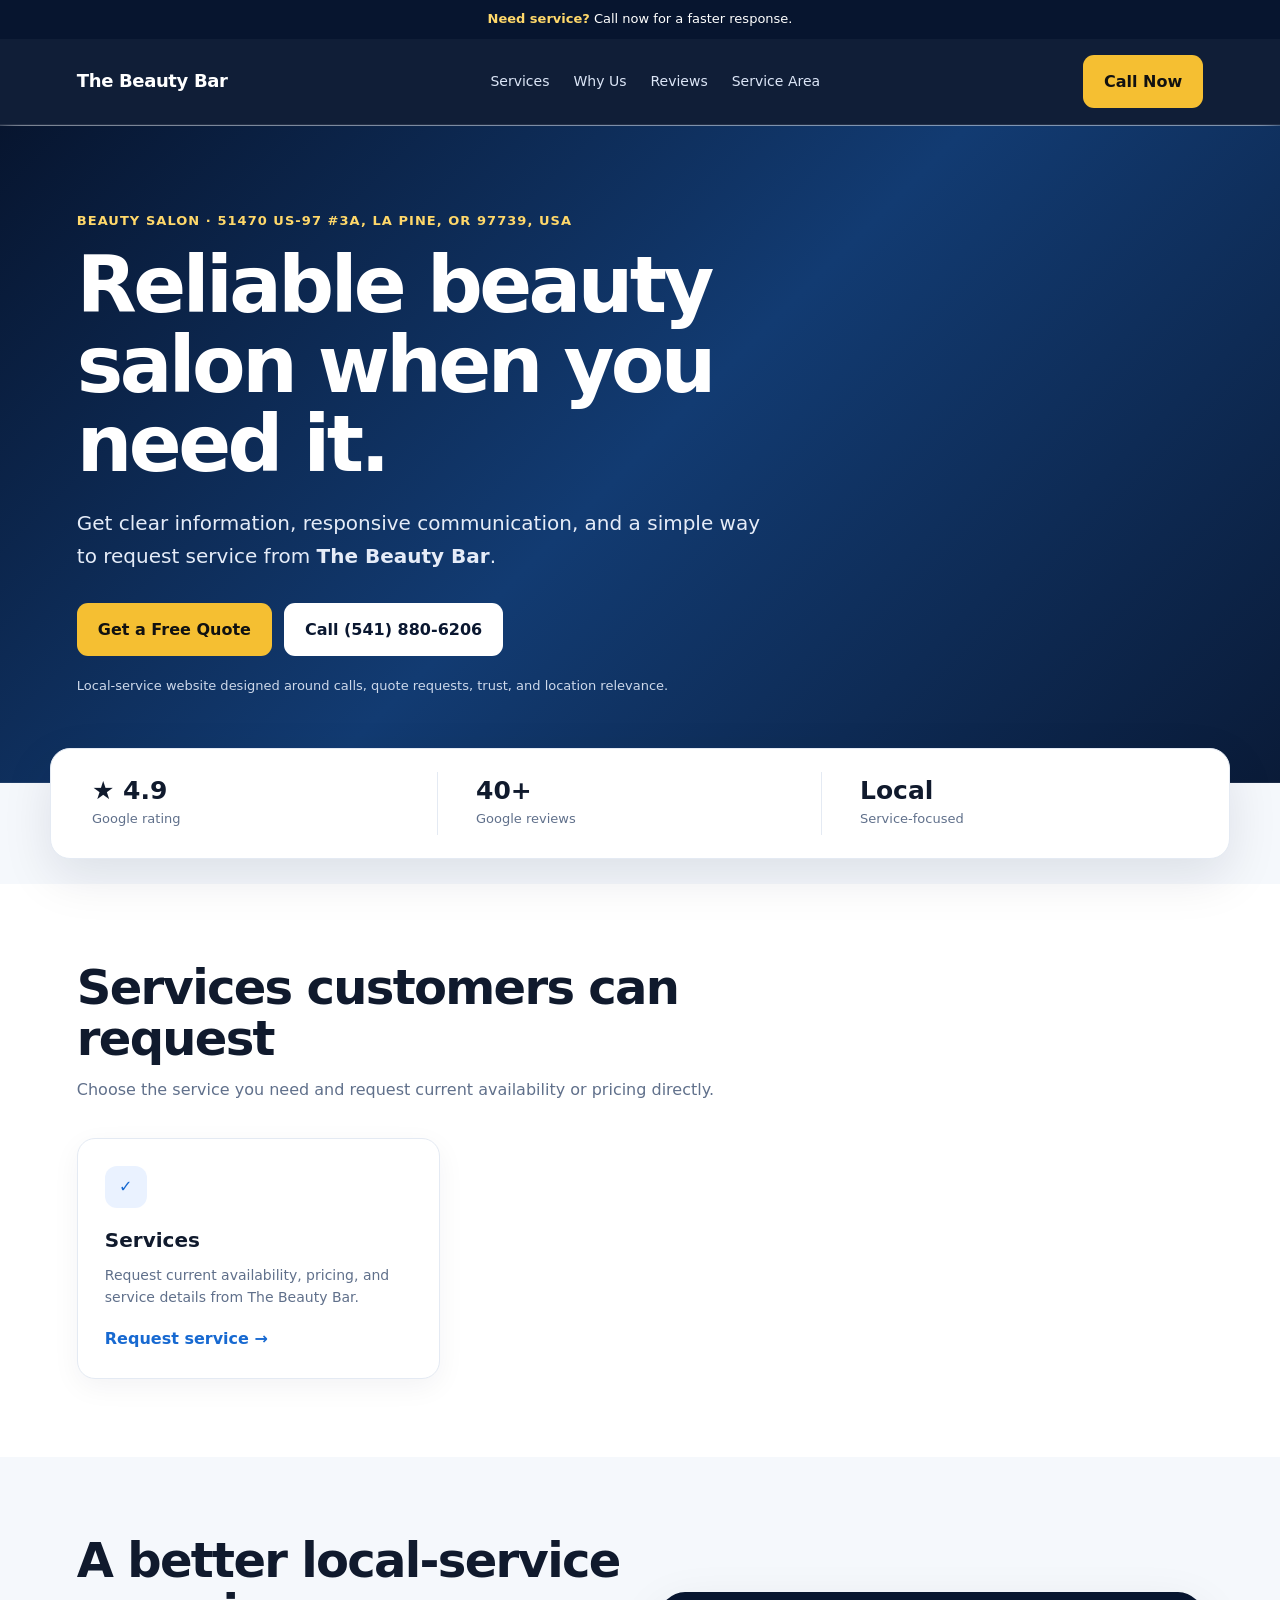
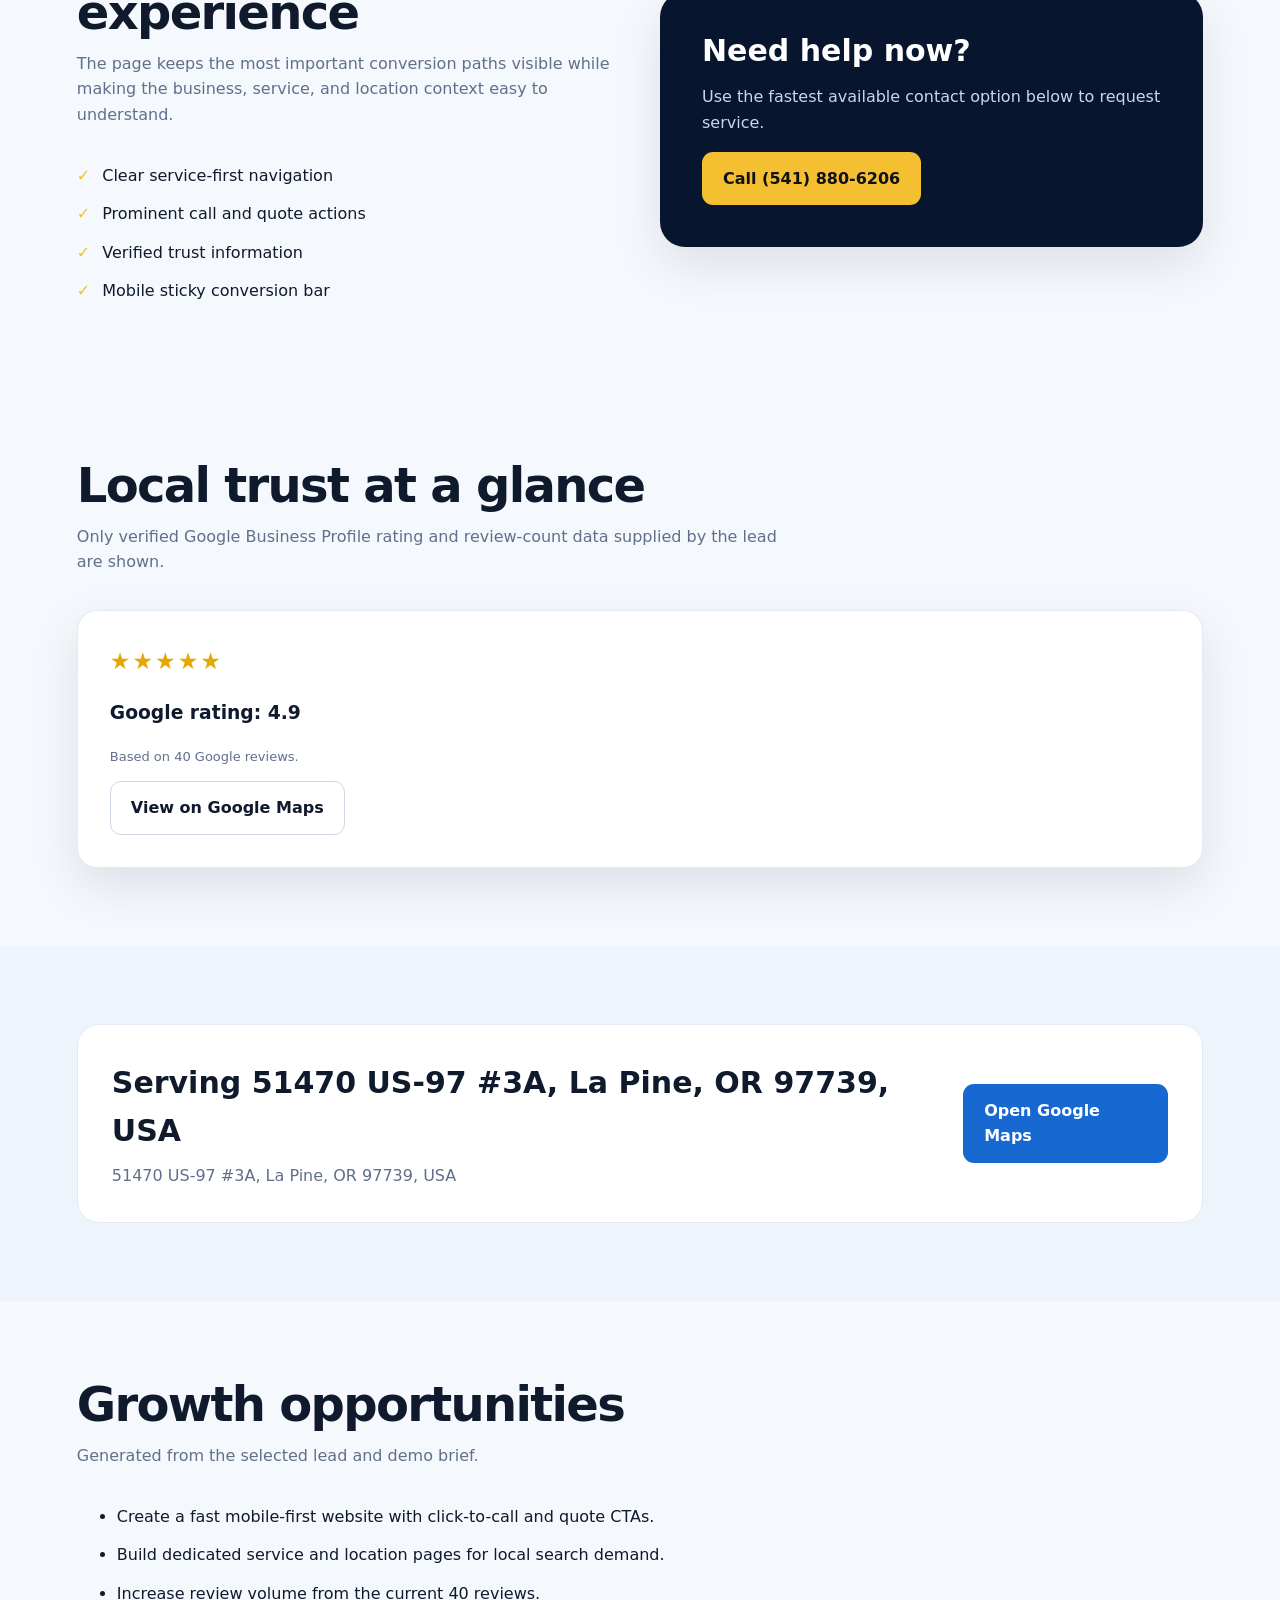
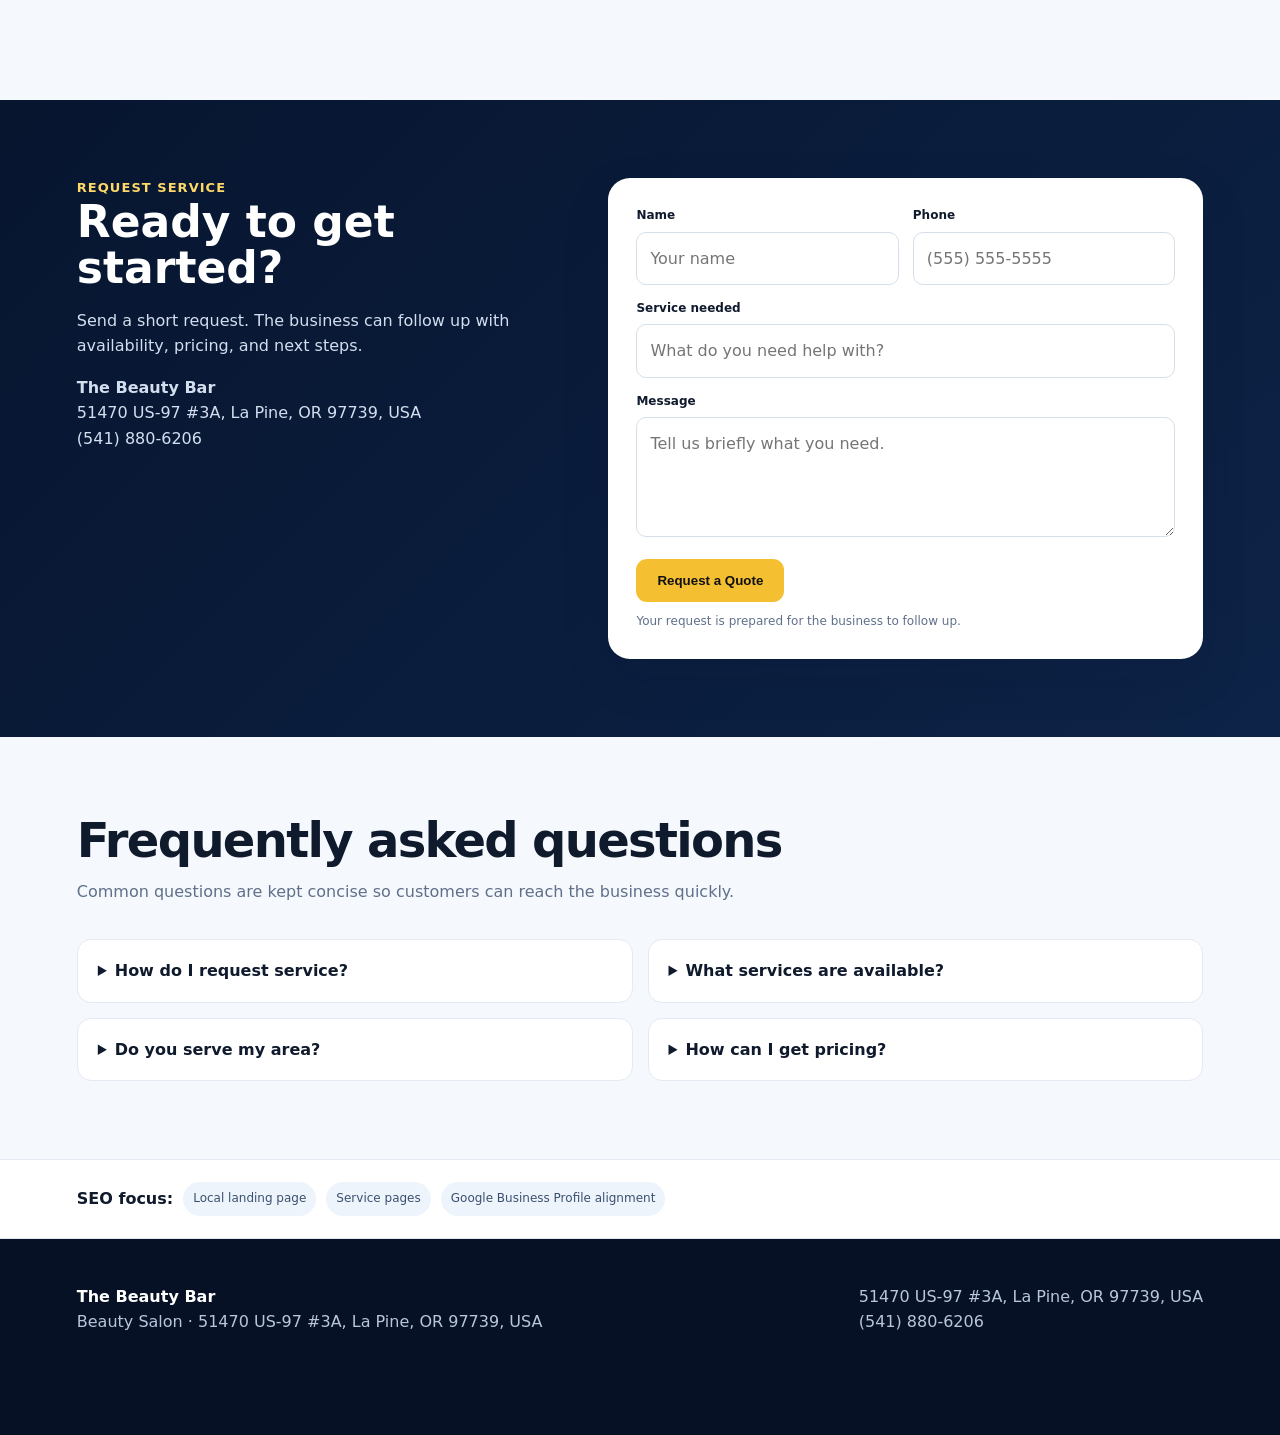
<file: public/sites/the-beauty-bar/index.html>
<!doctype html>
<html lang="en">
<head>
<meta charset="utf-8">
<meta name="viewport" content="width=device-width,initial-scale=1">
<meta name="description" content="The Beauty Bar — Beauty Salon serving 51470 US-97 #3A, La Pine, OR 97739, USA. Request service or a quote today.">
<meta name="theme-color" content="#07152f">
<title>The Beauty Bar | Beauty Salon</title>
<script type="application/ld+json">{"@context":"https://schema.org","@type":"LocalBusiness","name":"The Beauty Bar","telephone":"(541) 880-6206","address":{"@type":"PostalAddress","streetAddress":"51470 US-97 #3A, La Pine, OR 97739, USA"},"aggregateRating":{"@type":"AggregateRating","ratingValue":4.9,"reviewCount":40}}</script>
<style>
:root{--navy:#07152f;--navy2:#0d2347;--blue:#1769d1;--gold:#f5bf32;--gold2:#ffd86a;--ink:#101a2d;--muted:#60708b;--line:#e4eaf3;--bg:#f5f8fc;--white:#fff;--radius:18px;--shadow:0 18px 50px rgba(7,21,47,.10)}
*{box-sizing:border-box}html{scroll-behavior:smooth}body{margin:0;font-family:Inter,ui-sans-serif,system-ui,-apple-system,BlinkMacSystemFont,"Segoe UI",Arial,sans-serif;color:var(--ink);background:var(--bg);line-height:1.6}a{color:inherit}.topbar{background:var(--navy);color:#fff;font-size:13px;padding:9px 6%;text-align:center}.topbar b{color:var(--gold2)}nav{position:sticky;top:0;z-index:30;background:rgba(7,21,47,.96);backdrop-filter:blur(12px);color:#fff;padding:16px 6%;display:flex;align-items:center;justify-content:space-between;gap:25px;border-bottom:1px solid rgba(255,255,255,.08)}.brand{font-weight:900;letter-spacing:-.02em;font-size:18px}.navlinks{display:flex;gap:24px;align-items:center;font-size:14px}.navlinks a{text-decoration:none;color:#dce6f7}.btn{display:inline-flex;align-items:center;justify-content:center;gap:9px;border-radius:11px;padding:13px 20px;font-weight:850;text-decoration:none;border:1px solid transparent;cursor:pointer;transition:.2s transform,.2s box-shadow}.btn:hover{transform:translateY(-1px);box-shadow:0 10px 25px rgba(0,0,0,.14)}.btn-gold{background:var(--gold);color:#111}.btn-blue{background:var(--blue);color:#fff}.btn-outline{border-color:#cdd7e6;color:var(--ink);background:#fff}.hero{min-height:650px;background-size:cover;background-position:center;display:flex;align-items:center;color:#fff;padding:86px 6%}.hero-inner{max-width:1180px;width:100%;margin:auto}.eyebrow{font-weight:800;color:var(--gold2);letter-spacing:.08em;text-transform:uppercase;font-size:13px}h1{font-size:clamp(44px,6.4vw,78px);line-height:1.02;letter-spacing:-.045em;max-width:850px;margin:14px 0 22px}.hero p{font-size:20px;line-height:1.65;max-width:690px;color:#e5ecf8;margin-bottom:30px}.hero-actions{display:flex;gap:12px;flex-wrap:wrap}.hero-note{margin-top:20px;font-size:13px;color:#cdd8ea}section{padding:78px 6%}.wrap{max-width:1180px;margin:auto}.section-head{max-width:720px;margin-bottom:35px}.section-head h2{font-size:clamp(31px,4vw,48px);line-height:1.08;letter-spacing:-.035em;margin:0 0 12px}.section-head p{color:var(--muted);margin:0}.trust-strip{background:#fff;border:1px solid var(--line);box-shadow:var(--shadow);border-radius:20px;padding:23px;display:grid;grid-template-columns:repeat(3,1fr);gap:20px;transform:translateY(-35px);margin-bottom:-10px}.trust-item{display:flex;flex-direction:column;padding:5px 18px;border-right:1px solid var(--line)}.trust-item:last-child{border-right:0}.trust-item strong{font-size:25px;line-height:1.1}.trust-item span{font-size:13px;color:var(--muted);margin-top:4px}.services{background:#fff}.service-grid{display:grid;grid-template-columns:repeat(3,1fr);gap:18px}.service-card{background:#fff;border:1px solid var(--line);border-radius:var(--radius);padding:27px;box-shadow:0 8px 28px rgba(8,25,55,.05);display:flex;flex-direction:column;min-height:235px}.icon{width:42px;height:42px;border-radius:12px;background:#eaf2ff;color:var(--blue);display:grid;place-items:center;font-weight:900;margin-bottom:16px}.service-card h3{margin:0 0 8px;font-size:20px}.service-card p{color:var(--muted);font-size:14px;margin:0 0 17px}.service-card a{margin-top:auto;color:var(--blue);font-weight:800;text-decoration:none}.why{background:var(--bg)}.why-grid{display:grid;grid-template-columns:1fr 1fr;gap:40px;align-items:center}.why-box{background:var(--navy);color:#fff;border-radius:25px;padding:42px;box-shadow:var(--shadow)}.why-box h3{font-size:30px;line-height:1.15;margin:0 0 12px}.why-box p{color:#cbd7e9}.checklist{display:grid;gap:13px;margin-top:25px}.check{display:flex;gap:12px;align-items:flex-start}.check b{color:var(--gold)}.review-box{background:#fff;border:1px solid var(--line);border-radius:20px;padding:32px;box-shadow:var(--shadow)}.stars{color:#e3a900;letter-spacing:2px;font-size:23px}.review-meta{font-size:13px;color:var(--muted)}.gallery-grid{display:grid;grid-template-columns:repeat(4,1fr);gap:15px}figure{margin:0;background:#fff;border:1px solid var(--line);border-radius:15px;overflow:hidden}figure img{display:block;width:100%;height:210px;object-fit:cover}figcaption{font-size:12px;color:var(--muted);padding:9px 12px}.area{background:#eef4fb}.area-card{background:#fff;border:1px solid var(--line);border-radius:22px;padding:34px;display:flex;justify-content:space-between;gap:25px;align-items:center}.area-card h2{margin:0 0 8px;font-size:30px}.area-card p{margin:0;color:var(--muted)}.quote{background:linear-gradient(135deg,var(--navy),var(--navy2));color:#fff}.quote-grid{display:grid;grid-template-columns:.9fr 1.1fr;gap:45px;align-items:start}.quote h2{font-size:44px;line-height:1.05;margin:0 0 14px}.quote p{color:#d3deee}.form{background:#fff;color:var(--ink);border-radius:22px;padding:28px;box-shadow:var(--shadow)}.form-grid{display:grid;grid-template-columns:1fr 1fr;gap:14px}label{display:block;font-size:12px;font-weight:800;margin-bottom:6px}input,textarea{width:100%;border:1px solid #d7dfeb;border-radius:10px;padding:13px;font:inherit;outline:none}textarea{min-height:120px;resize:vertical}.full{grid-column:1/-1}.faq{display:grid;grid-template-columns:1fr 1fr;gap:15px}details{background:#fff;border:1px solid var(--line);border-radius:14px;padding:18px 20px}summary{font-weight:850;cursor:pointer}details p{color:var(--muted);font-size:14px}.seo-strip{padding:22px 6%;background:#fff;border-top:1px solid var(--line);border-bottom:1px solid var(--line)}.seo-inner{max-width:1180px;margin:auto;display:flex;gap:10px;flex-wrap:wrap;align-items:center}.seo-inner span{font-size:12px;padding:7px 10px;background:#eef4fb;border-radius:999px;color:#39506f}footer{background:#061126;color:#b8c6db;padding:45px 6% 100px}.footer-grid{max-width:1180px;margin:auto;display:flex;justify-content:space-between;gap:25px}footer strong{color:#fff}.sticky-mobile{display:none}
@media(max-width:900px){.navlinks{display:none}.hero{min-height:590px;padding:70px 6%}.service-grid,.gallery-grid{grid-template-columns:1fr 1fr}.why-grid,.quote-grid{grid-template-columns:1fr}.area-card{display:block}.area-card .btn{margin-top:18px}.faq{grid-template-columns:1fr}}
@media(max-width:600px){section{padding:58px 5%}.trust-strip{grid-template-columns:1fr;transform:none;margin-top:20px;margin-bottom:0}.trust-item{border-right:0;border-bottom:1px solid var(--line);padding:10px 4px 16px}.trust-item:last-child{border-bottom:0}.hero{min-height:640px;padding:55px 5%}h1{font-size:45px}.hero p{font-size:17px}.service-grid,.gallery-grid,.form-grid{grid-template-columns:1fr}.full{grid-column:auto}.quote h2{font-size:36px}.sticky-mobile{position:fixed;z-index:50;bottom:0;left:0;right:0;background:#fff;padding:9px;display:grid;grid-template-columns:1fr 1fr;gap:8px;box-shadow:0 -8px 25px rgba(0,0,0,.15)}.sticky-mobile a{padding:12px;text-align:center;border-radius:9px;text-decoration:none;font-weight:900}.sticky-call{background:var(--navy);color:#fff}.sticky-quote{background:var(--gold);color:#111}footer{padding-bottom:85px}}
</style>
</head>
<body>
<div class="topbar"><b>Need service?</b> Call now for a faster response.</div>
<nav><div class="brand">The Beauty Bar</div><div class="navlinks"><a href="#services">Services</a><a href="#why">Why Us</a><a href="#reviews">Reviews</a><a href="#area">Service Area</a></div><a class="btn btn-gold" href="tel:5418806206">Call Now</a></nav>
<header class="hero" style="background-image:linear-gradient(135deg,#07152f,#123b72,#0a1b38)"><div class="hero-inner"><div class="eyebrow">Beauty Salon · 51470 US-97 #3A, La Pine, OR 97739, USA</div><h1>Reliable beauty salon when you need it.</h1><p>Get clear information, responsive communication, and a simple way to request service from <strong>The Beauty Bar</strong>.</p><div class="hero-actions"><a class="btn btn-gold" href="#quote">Get a Free Quote</a><a class="btn" style="background:#fff;color:#0a1730" href="tel:5418806206">Call (541) 880-6206</a></div><div class="hero-note">Local-service website designed around calls, quote requests, trust, and location relevance.</div></div></header>
<main>
<div class="wrap"><div class="trust-strip"><div class="trust-item"><strong>★ 4.9</strong><span>Google rating</span></div><div class="trust-item"><strong>40+</strong><span>Google reviews</span></div><div class="trust-item"><strong>Local</strong><span>Service-focused</span></div></div></div>
<section id="services" class="services"><div class="wrap"><div class="section-head"><h2>Services customers can request</h2><p>Choose the service you need and request current availability or pricing directly.</p></div><div class="service-grid"><article class="service-card"><div class="icon">✓</div><h3>Services</h3><p>Request current availability, pricing, and service details from The Beauty Bar.</p><a href="#quote">Request service →</a></article></div></div></section>
<section id="why" class="why"><div class="wrap why-grid"><div><div class="section-head"><h2>A better local-service experience</h2><p>The page keeps the most important conversion paths visible while making the business, service, and location context easy to understand.</p></div><div class="checklist"><div class="check"><b>✓</b><span>Clear service-first navigation</span></div><div class="check"><b>✓</b><span>Prominent call and quote actions</span></div><div class="check"><b>✓</b><span>Verified trust information</span></div><div class="check"><b>✓</b><span>Mobile sticky conversion bar</span></div></div></div><div class="why-box"><h3>Need help now?</h3><p>Use the fastest available contact option below to request service.</p><a class="btn btn-gold" href="tel:5418806206">Call (541) 880-6206</a></div></div></section>
<section id="reviews"><div class="wrap"><div class="section-head"><h2>Local trust at a glance</h2><p>Only verified Google Business Profile rating and review-count data supplied by the lead are shown.</p></div><div class="review-box"><div class="stars">★★★★★</div><h3>Google rating: 4.9</h3><p class="review-meta">Based on 40 Google reviews.</p> <a class="btn btn-outline" href="https://www.google.com/maps/search/?api=1&amp;query=51470+US-97+%233A%2C+La+Pine%2C+OR+97739%2C+USA" target="_blank" rel="noopener">View on Google Maps</a></div></div></section>

<section id="area" class="area"><div class="wrap"><div class="area-card"><div><h2>Serving 51470 US-97 #3A, La Pine, OR 97739, USA</h2><p>51470 US-97 #3A, La Pine, OR 97739, USA</p></div><a class="btn btn-blue" href="https://www.google.com/maps/search/?api=1&amp;query=51470+US-97+%233A%2C+La+Pine%2C+OR+97739%2C+USA" target="_blank" rel="noopener">Open Google Maps</a></div></div></section>
<section><div class="wrap"><div class="section-head"><h2>Growth opportunities</h2><p>Generated from the selected lead and demo brief.</p></div><ul class="checklist"><li>Create a fast mobile-first website with click-to-call and quote CTAs.</li><li>Build dedicated service and location pages for local search demand.</li><li>Increase review volume from the current 40 reviews.</li></ul></div></section>
<section id="quote" class="quote"><div class="wrap quote-grid"><div><div class="eyebrow">Request service</div><h2>Ready to get started?</h2><p>Send a short request. The business can follow up with availability, pricing, and next steps.</p><p><strong>The Beauty Bar</strong><br>51470 US-97 #3A, La Pine, OR 97739, USA<br>(541) 880-6206</p></div><form class="form" onsubmit="submitLead(event)"><div class="form-grid"><div><label for="fullName">Name</label><input id="fullName" required placeholder="Your name"></div><div><label for="phoneField">Phone</label><input id="phoneField" required placeholder="(555) 555-5555"></div><div class="full"><label for="serviceField">Service needed</label><input id="serviceField" placeholder="What do you need help with?"></div><div class="full"><label for="messageField">Message</label><textarea id="messageField" placeholder="Tell us briefly what you need."></textarea></div><div class="full"><button class="btn btn-gold" type="submit">Request a Quote</button><p id="formStatus" style="font-size:12px;color:#60708b;margin:10px 0 0">Your request is prepared for the business to follow up.</p></div></div></form></div></section>
<section><div class="wrap"><div class="section-head"><h2>Frequently asked questions</h2><p>Common questions are kept concise so customers can reach the business quickly.</p></div><div class="faq"><details><summary>How do I request service?</summary><p>Use the quote form or call the business directly if a phone number is available.</p></details><details><summary>What services are available?</summary><p>Review the service cards above or contact the business for its current service list.</p></details><details><summary>Do you serve my area?</summary><p>The listed service area is based on the lead information. Confirm availability directly before booking.</p></details><details><summary>How can I get pricing?</summary><p>Send a quote request with your service needs and contact information.</p></details></div></div></section>
</main>
<div class="seo-strip"><div class="seo-inner"><strong>SEO focus:</strong><span>Local landing page</span><span>Service pages</span><span>Google Business Profile alignment</span></div></div>
<footer><div class="footer-grid"><div><strong>The Beauty Bar</strong><br>Beauty Salon · 51470 US-97 #3A, La Pine, OR 97739, USA</div><div>51470 US-97 #3A, La Pine, OR 97739, USA<br>(541) 880-6206</div></div></footer>
<div class="sticky-mobile"><a class="sticky-call" href="tel:5418806206">Call Now</a><a class="sticky-quote" href="#quote">Get Free Quote</a></div>
<script>
function submitLead(e){e.preventDefault();var name=document.getElementById('fullName').value.trim();var phone=document.getElementById('phoneField').value.trim();var service=document.getElementById('serviceField').value.trim();var msg=document.getElementById('messageField').value.trim();var text='Name: '+name+'\nPhone: '+phone+'\nService: '+service+'\nMessage: '+msg;document.getElementById('formStatus').textContent='Request captured. Please use the phone/contact method above to send it to the business.';window.location.href='mailto:?subject='+encodeURIComponent('Service request for The Beauty Bar')+'&body='+encodeURIComponent(text)}
</script>
</body></html>
</file>
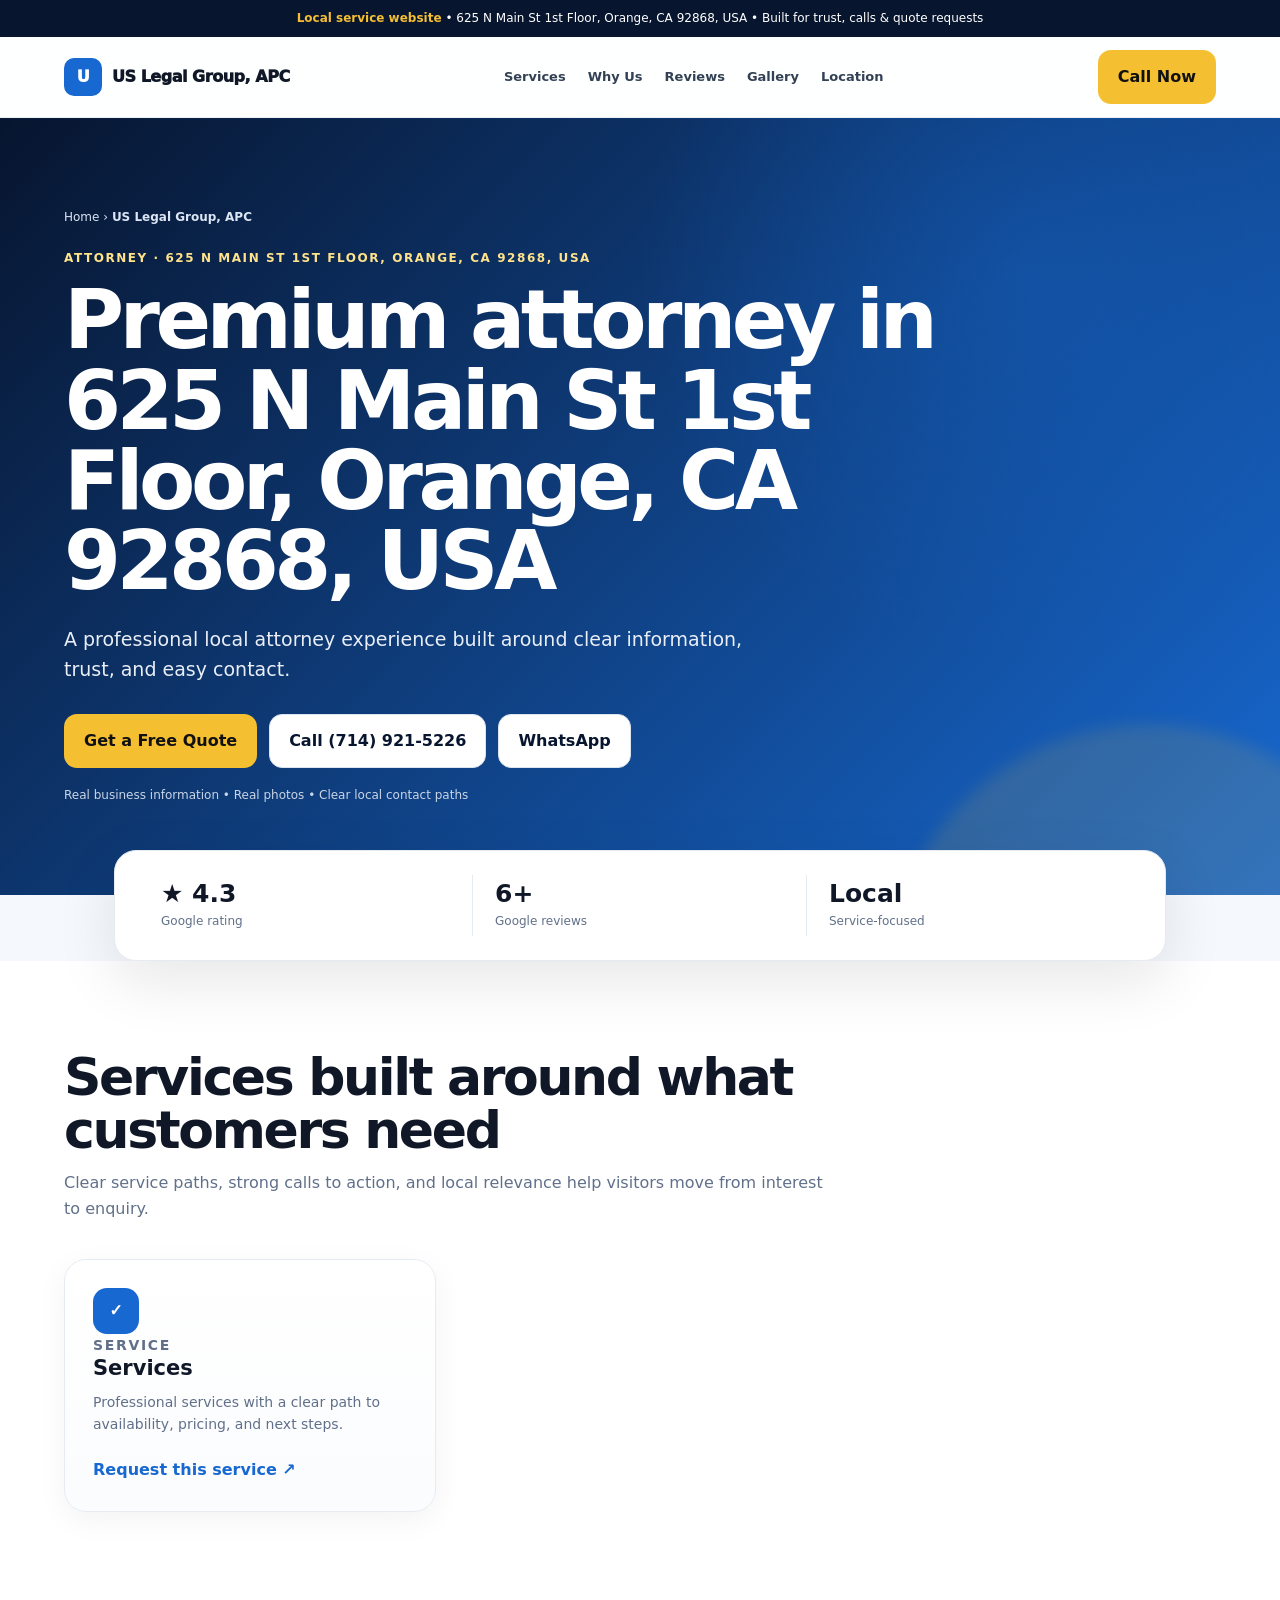
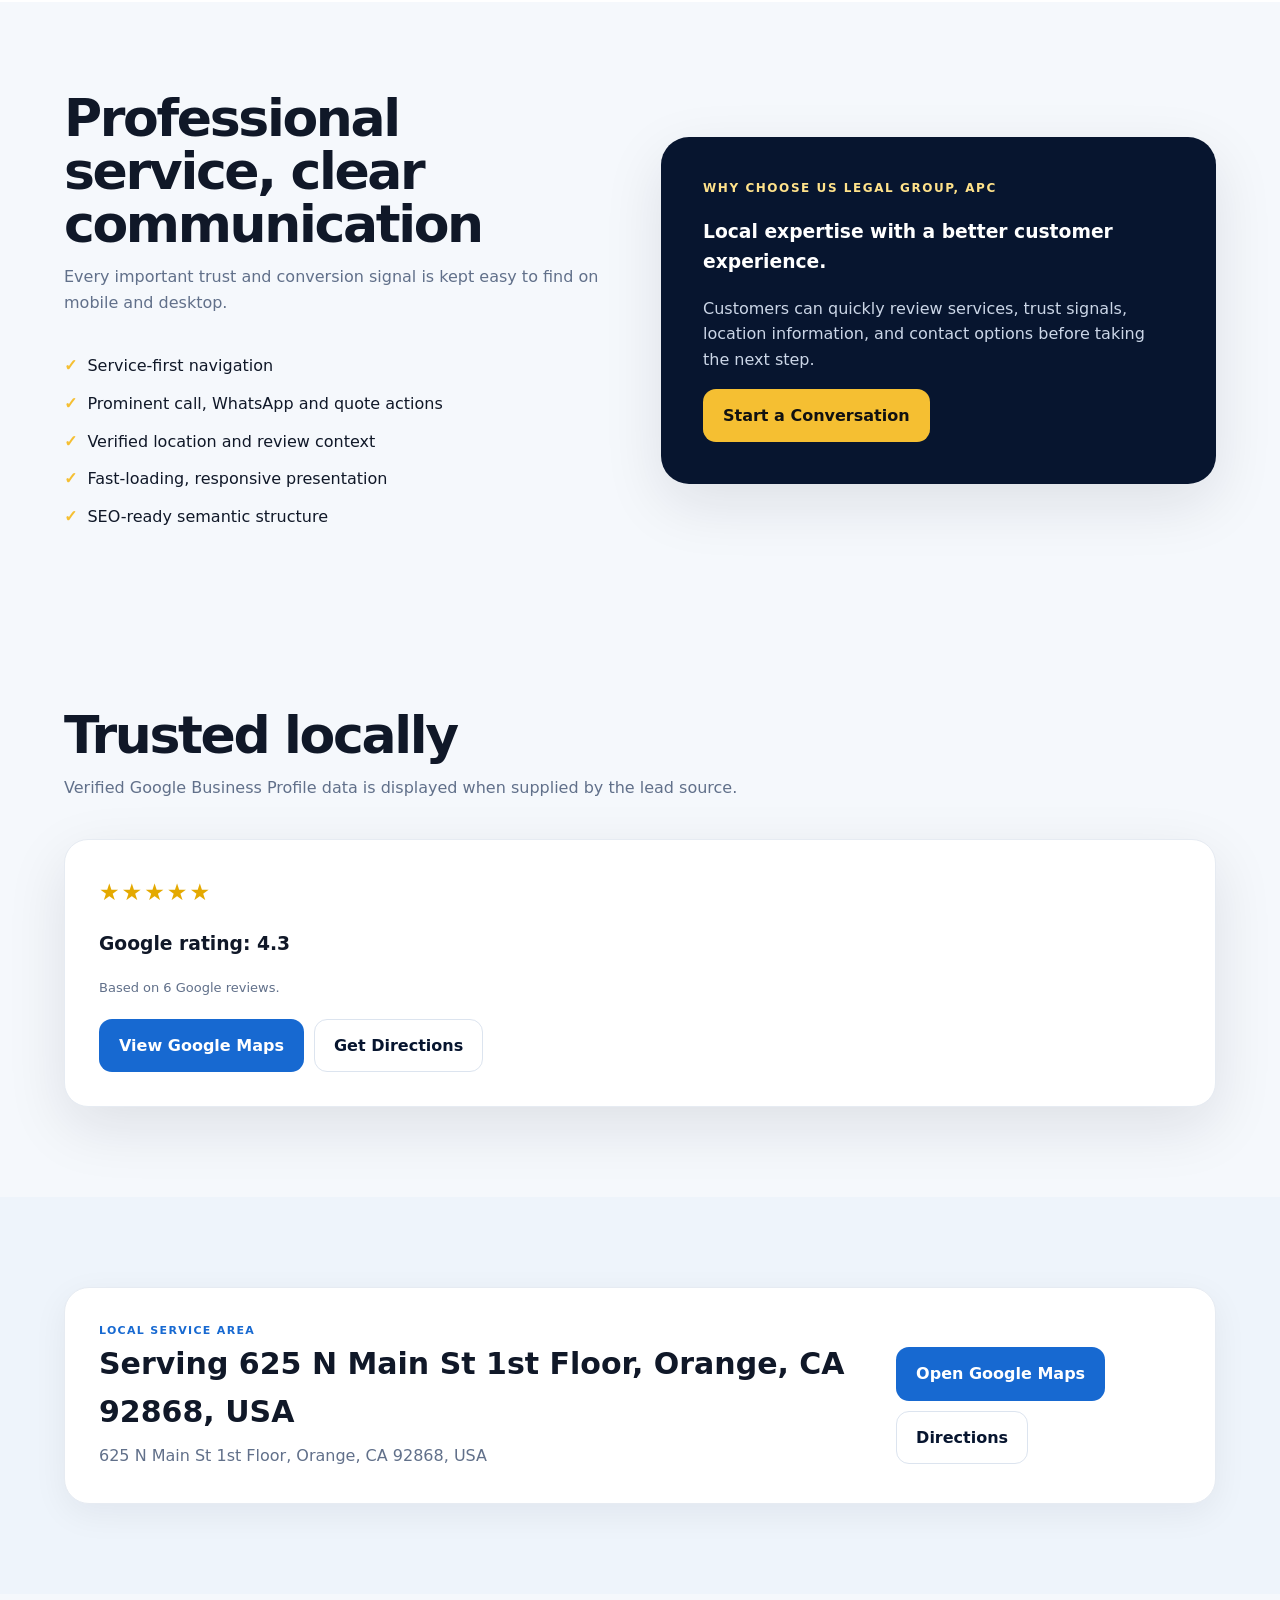
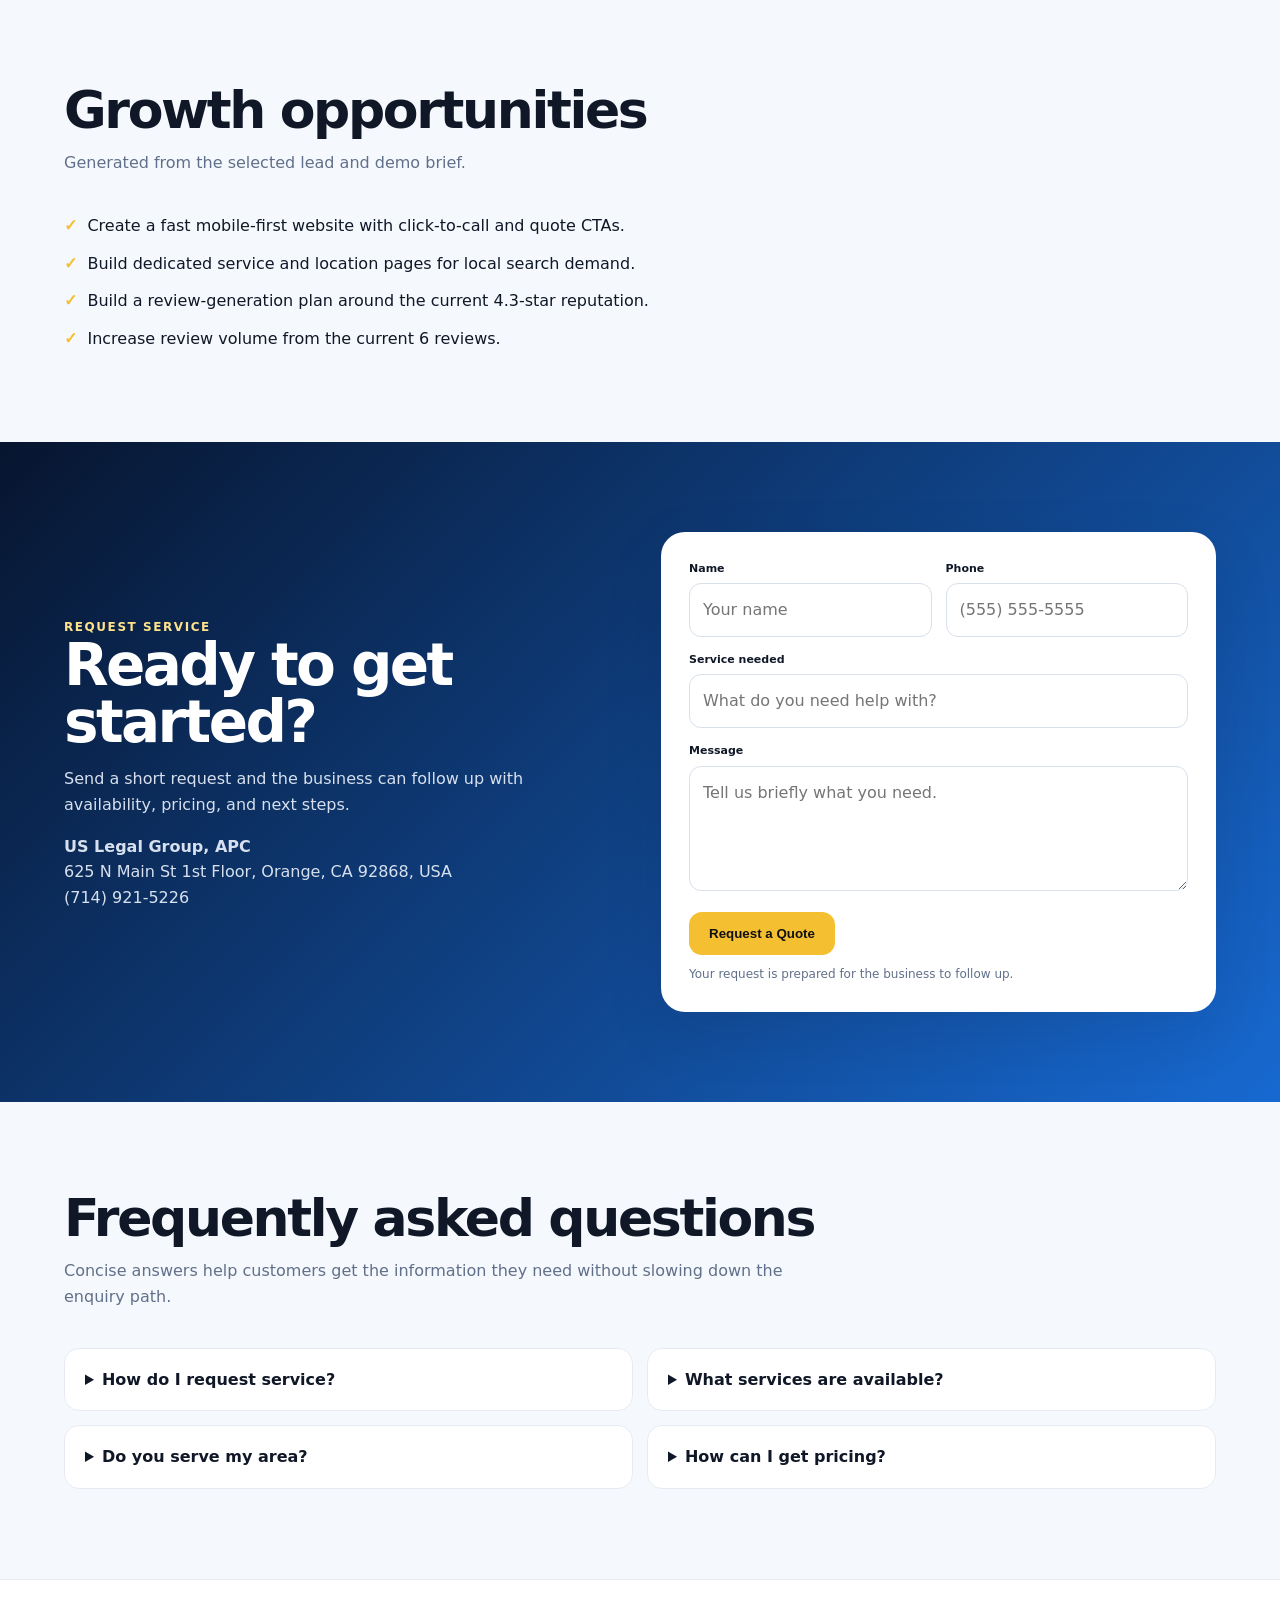
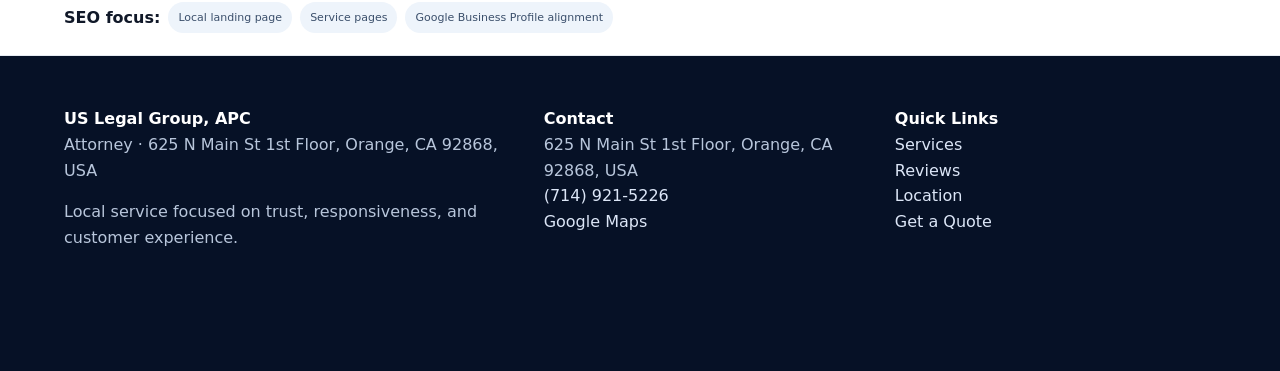
<file: public/sites/us-legal-group-apc/index.html>
<!doctype html>
<html lang="en"><head>
<meta charset="utf-8"><meta name="viewport" content="width=device-width,initial-scale=1,viewport-fit=cover">
<title>US Legal Group, APC | Attorney</title><meta name="description" content="US Legal Group, APC provides attorney services in 625 N Main St 1st Floor, Orange, CA 92868, USA. Request service, directions, or a free quote today.">
<meta name="robots" content="index,follow,max-image-preview:large"><meta name="theme-color" content="#07152f">
<meta property="og:type" content="website"><meta property="og:title" content="US Legal Group, APC | Attorney"><meta property="og:description" content="US Legal Group, APC provides attorney services in 625 N Main St 1st Floor, Orange, CA 92868, USA. Request service, directions, or a free quote today."><meta property="og:url" content=""><meta property="og:image" content=""><meta name="twitter:card" content="summary_large_image"><meta name="twitter:title" content="US Legal Group, APC | Attorney"><meta name="twitter:description" content="US Legal Group, APC provides attorney services in 625 N Main St 1st Floor, Orange, CA 92868, USA. Request service, directions, or a free quote today."><meta name="twitter:image" content="">
<script type="application/ld+json">{"@context":"https://schema.org","@graph":[{"@type":"LocalBusiness","@id":"https://maps.google.com/?cid=5210393354930614144&g_mp=Cidnb29nbGUubWFwcy5wbGFjZXMudjEuUGxhY2VzLlNlYXJjaFRleHQQAhgEIAA#business","name":"US Legal Group, APC","url":null,"telephone":"(714) 921-5226","image":null,"address":{"@type":"PostalAddress","streetAddress":"625 N Main St 1st Floor, Orange, CA 92868, USA"},"areaServed":"625 N Main St 1st Floor, Orange, CA 92868, USA","hasMap":"https://maps.google.com/?cid=5210393354930614144&g_mp=Cidnb29nbGUubWFwcy5wbGFjZXMudjEuUGxhY2VzLlNlYXJjaFRleHQQAhgEIAA","sameAs":[],"aggregateRating":{"@type":"AggregateRating","ratingValue":4.3,"reviewCount":6}},{"@type":"Organization","@id":"https://maps.google.com/?cid=5210393354930614144&g_mp=Cidnb29nbGUubWFwcy5wbGFjZXMudjEuUGxhY2VzLlNlYXJjaFRleHQQAhgEIAA#organization","name":"US Legal Group, APC","url":null,"logo":null},{"@type":"Service","name":"Services","provider":{"@id":"https://maps.google.com/?cid=5210393354930614144&g_mp=Cidnb29nbGUubWFwcy5wbGFjZXMudjEuUGxhY2VzLlNlYXJjaFRleHQQAhgEIAA#business"},"areaServed":"625 N Main St 1st Floor, Orange, CA 92868, USA"},{"@type":"BreadcrumbList","itemListElement":[{"@type":"ListItem","position":1,"name":"Home","item":"https://maps.google.com/?cid=5210393354930614144&g_mp=Cidnb29nbGUubWFwcy5wbGFjZXMudjEuUGxhY2VzLlNlYXJjaFRleHQQAhgEIAA"},{"@type":"ListItem","position":2,"name":"US Legal Group, APC","item":"https://maps.google.com/?cid=5210393354930614144&g_mp=Cidnb29nbGUubWFwcy5wbGFjZXMudjEuUGxhY2VzLlNlYXJjaFRleHQQAhgEIAA#business"}]},{"@type":"FAQPage","mainEntity":[{"@type":"Question","name":"How do I request service?","acceptedAnswer":{"@type":"Answer","text":"Use the quote form, call the business, or open the business location in Google Maps."}},{"@type":"Question","name":"What services are available?","acceptedAnswer":{"@type":"Answer","text":"Review the service cards above or contact the business for its current service list."}},{"@type":"Question","name":"Do you serve my area?","acceptedAnswer":{"@type":"Answer","text":"The service area shown here is based on the lead information. Confirm availability directly before booking."}},{"@type":"Question","name":"How can I get pricing?","acceptedAnswer":{"@type":"Answer","text":"Send a quote request with your service needs and contact details so the business can follow up."}}]}]}</script>
<style>
:root{--primary:#1769d1;--secondary:#07152f;--accent:#f5bf32;--surface:#f5f8fc;--ink:#101828;--muted:#61708a;--line:#e6ebf2;--white:#fff;--radius:22px;--shadow:0 20px 60px rgba(15,23,42,.10);--max:1180px}*{box-sizing:border-box}html{scroll-behavior:smooth}body{margin:0;background:var(--surface);color:var(--ink);font-family:Inter,ui-sans-serif,system-ui,-apple-system,BlinkMacSystemFont,"Segoe UI",Arial,sans-serif;line-height:1.6}a{color:inherit}.topbar{background:var(--secondary);color:#fff;padding:9px 5%;font-size:12px;text-align:center}.topbar b{color:var(--accent)}nav{position:sticky;top:0;z-index:50;background:rgba(255,255,255,.88);backdrop-filter:blur(16px);border-bottom:1px solid rgba(230,235,242,.8);padding:13px 5%;display:flex;align-items:center;justify-content:space-between;gap:20px}.brand{display:flex;align-items:center;gap:10px;font-weight:950;letter-spacing:-.03em;text-decoration:none}.brand img,.brand-mark{width:38px;height:38px;border-radius:10px;object-fit:cover}.navlinks{display:flex;gap:22px;font-size:13px;font-weight:750}.navlinks a{text-decoration:none;color:#334155}.btn{display:inline-flex;align-items:center;justify-content:center;gap:9px;border:1px solid transparent;border-radius:13px;padding:13px 19px;font-weight:900;text-decoration:none;cursor:pointer;transition:transform .22s ease,box-shadow .22s ease}.btn:hover{transform:translateY(-2px);box-shadow:0 14px 30px rgba(15,23,42,.14)}.btn-primary{background:var(--primary);color:#fff}.btn-accent{background:var(--accent);color:#111}.btn-light{background:#fff;color:var(--secondary);border-color:#dce4ef}.hero{min-height:700px;background-size:cover;background-position:center;display:flex;align-items:center;color:#fff;padding:90px 5%;position:relative;overflow:hidden}.hero:after{content:"";position:absolute;right:-10%;bottom:-45%;width:520px;height:520px;border-radius:50%;background:var(--accent);opacity:.13;filter:blur(8px)}.hero-inner{max-width:var(--max);width:100%;margin:auto;position:relative;z-index:1}.breadcrumb{font-size:12px;color:#dbe5f4;margin-bottom:22px}.breadcrumb a{text-decoration:none}.eyebrow{font-size:12px;font-weight:900;letter-spacing:.13em;text-transform:uppercase;color:#ffe28a}.eyebrow-small{font-size:11px;font-weight:900;letter-spacing:.12em;color:var(--primary)}h1{font-size:clamp(46px,7vw,82px);line-height:.98;letter-spacing:-.055em;max-width:900px;margin:12px 0 22px}.hero-copy{max-width:720px;font-size:19px;color:#e9eef7}.hero-actions{display:flex;gap:12px;flex-wrap:wrap;margin-top:30px}.hero-note{font-size:12px;color:#c9d5e7;margin-top:18px}.floating-trust{max-width:var(--max);margin:-45px auto 0;position:relative;z-index:5;padding:0 5%}.trust-strip{background:#fff;border:1px solid var(--line);border-radius:22px;box-shadow:var(--shadow);display:grid;grid-template-columns:repeat(3,1fr);padding:24px}.trust-stat{padding:5px 22px;border-right:1px solid var(--line);display:flex;flex-direction:column}.trust-stat:last-child{border-right:0}.trust-stat strong{font-size:25px;line-height:1.1}.trust-stat span{font-size:12px;color:var(--muted);margin-top:4px}section{padding:90px 5%}.wrap{max-width:var(--max);margin:auto}.section-head{max-width:760px;margin-bottom:38px}.section-head h2{font-size:clamp(32px,4.5vw,52px);line-height:1.02;letter-spacing:-.045em;margin:0 0 13px}.section-head p{color:var(--muted);margin:0}.services{background:#fff}.service-grid{display:grid;grid-template-columns:repeat(3,1fr);gap:18px}.service-card{border:1px solid var(--line);border-radius:var(--radius);padding:28px;background:linear-gradient(180deg,#fff,#fbfcfe);min-height:245px;display:flex;flex-direction:column;justify-content:space-between;box-shadow:0 8px 30px rgba(15,23,42,.05);transition:transform .25s ease,box-shadow .25s ease}.service-card:hover{transform:translateY(-6px);box-shadow:var(--shadow)}.service-icon{width:46px;height:46px;border-radius:14px;display:grid;place-items:center;background:var(--primary);color:#fff;font-weight:950}.service-kicker{font-size:10px;font-weight:900;letter-spacing:.12em;color:var(--primary);margin:17px 0 3px}.service-card h3{font-size:21px;line-height:1.2;margin:0 0 9px}.service-card p{font-size:14px;color:var(--muted);margin:0}.service-link{margin-top:22px;color:var(--primary);font-weight:900;text-decoration:none}.split,.quote-grid{display:grid;grid-template-columns:1fr 1fr;gap:42px;align-items:center}.dark-panel{background:var(--secondary);color:#fff;border-radius:28px;padding:42px;box-shadow:var(--shadow)}.dark-panel p{color:#cbd6e7}.checklist{display:grid;gap:12px;margin:26px 0 0;padding:0;list-style:none}.checklist li{display:flex;gap:10px}.checklist li:before{content:"✓";color:var(--accent);font-weight:950}.review-box{background:#fff;border:1px solid var(--line);border-radius:24px;padding:34px;box-shadow:var(--shadow)}.stars{color:#e4a900;letter-spacing:2px;font-size:23px}.review-meta{font-size:13px;color:var(--muted)}.review-actions,.map-actions{display:flex;gap:10px;flex-wrap:wrap;margin-top:20px}.gallery-grid{display:grid;grid-template-columns:repeat(4,1fr);gap:15px}.gallery-card{margin:0;background:#fff;border:1px solid var(--line);border-radius:17px;overflow:hidden}.gallery-card img{display:block;width:100%;height:220px;object-fit:cover}.gallery-card figcaption{font-size:12px;color:var(--muted);padding:10px 12px}.area-section{background:#eef4fb}.area-card{background:#fff;border:1px solid var(--line);border-radius:25px;padding:34px;display:flex;align-items:center;justify-content:space-between;gap:25px;box-shadow:0 10px 35px rgba(15,23,42,.06)}.area-card h2{margin:0 0 7px;font-size:30px}.area-card p{margin:0;color:var(--muted)}.quote{background:linear-gradient(135deg,var(--secondary),var(--primary));color:#fff}.quote h2{font-size:clamp(38px,5vw,58px);line-height:.98;letter-spacing:-.045em;margin:0 0 15px}.quote p{color:#d7e0ee}.form{background:#fff;color:var(--ink);border-radius:24px;padding:28px;box-shadow:var(--shadow)}.form-grid{display:grid;grid-template-columns:1fr 1fr;gap:14px}.field label{display:block;font-size:11px;font-weight:900;margin-bottom:6px}.field input,.field textarea{width:100%;border:1px solid #d8e0eb;border-radius:12px;padding:13px;font:inherit;outline:none}.field textarea{min-height:125px;resize:vertical}.full{grid-column:1/-1}.faq{display:grid;grid-template-columns:1fr 1fr;gap:14px}.faq-item{background:#fff;border:1px solid var(--line);border-radius:15px;padding:18px 20px}.faq-item summary{font-weight:900;cursor:pointer}.faq-item p{color:var(--muted);font-size:14px}.project-grid{display:grid;grid-template-columns:repeat(3,1fr);gap:18px}.project-card,.team-card,.testimonial,.ba-card{background:#fff;border:1px solid var(--line);border-radius:20px;overflow:hidden;box-shadow:0 8px 30px rgba(15,23,42,.05)}.project-card img{width:100%;height:220px;object-fit:cover;display:block}.project-copy{padding:22px}.project-copy h3{margin:5px 0 7px}.project-copy p{color:var(--muted);font-size:14px}.ba-grid{display:grid;grid-template-columns:1fr 1fr}.ba-card figure{margin:0}.ba-card img{width:100%;height:210px;object-fit:cover;display:block}.ba-card figcaption{padding:8px 12px;font-size:11px;font-weight:900}.ba-card h3{padding:0 18px 18px;margin:0}.testimonial{padding:28px}.testimonial blockquote{margin:12px 0 18px;font-size:17px}.testimonial-by{font-weight:850;color:var(--muted);font-size:13px}.team-grid{display:grid;grid-template-columns:repeat(4,1fr);gap:16px}.team-card{padding:20px;text-align:center}.team-card img,.team-avatar{width:84px;height:84px;border-radius:50%;object-fit:cover;margin:auto auto 14px}.team-avatar{display:grid;place-items:center;background:var(--primary);color:#fff;font-size:28px;font-weight:950}.team-card h3{margin:0 0 3px}.team-card p{margin:0;color:var(--muted);font-size:13px}.hours-card{background:#fff;border:1px solid var(--line);border-radius:22px;padding:25px;margin-top:22px}.hours-card ul{list-style:none;padding:0;margin:0}.hours-card li{display:flex;justify-content:space-between;padding:9px 0;border-bottom:1px solid var(--line);gap:20px;font-size:13px}.seo-strip{padding:22px 5%;background:#fff;border-top:1px solid var(--line);border-bottom:1px solid var(--line)}.seo-inner{max-width:var(--max);margin:auto;display:flex;gap:8px;flex-wrap:wrap;align-items:center}.seo-inner span{font-size:11px;padding:7px 10px;border-radius:999px;background:#eef4fb;color:#3b4f6b}.socials{display:flex;gap:10px;flex-wrap:wrap;margin-top:18px}.socials a{font-size:12px;font-weight:850;color:#dbe5f3;text-decoration:none}.footer{background:#061126;color:#b8c6db;padding:50px 5% 105px}.footer-grid{max-width:var(--max);margin:auto;display:grid;grid-template-columns:1.4fr 1fr 1fr;gap:30px}.footer strong{color:#fff}.footer a{color:#dce6f7;text-decoration:none}.sticky-mobile{display:none}.reveal{animation:rise .7s ease both}@keyframes rise{from{opacity:0;transform:translateY(14px)}to{opacity:1;transform:none}}@media(max-width:900px){.navlinks{display:none}.hero{min-height:620px;padding:72px 5%}.service-grid,.project-grid{grid-template-columns:1fr 1fr}.split,.quote-grid{grid-template-columns:1fr}.gallery-grid{grid-template-columns:1fr 1fr}.team-grid{grid-template-columns:repeat(2,1fr)}.area-card{display:block}.faq{grid-template-columns:1fr}.footer-grid{grid-template-columns:1fr 1fr}}@media(max-width:600px){section{padding:62px 5%}.hero{min-height:650px;padding:58px 5%}h1{font-size:47px}.hero-copy{font-size:17px}.hero-actions .btn{width:100%}.floating-trust{padding:0 5%;margin-top:18px}.trust-strip{grid-template-columns:1fr;transform:none;padding:10px}.trust-stat{border-right:0;border-bottom:1px solid var(--line);padding:13px 8px}.trust-stat:last-child{border-bottom:0}.service-grid,.gallery-grid,.project-grid,.team-grid,.form-grid{grid-template-columns:1fr}.full{grid-column:auto}.quote h2{font-size:39px}.area-card{padding:25px}.footer-grid{grid-template-columns:1fr}.sticky-mobile{position:fixed;z-index:100;left:0;right:0;bottom:0;background:#fff;padding:9px;display:grid;grid-template-columns:1fr 1fr;gap:8px;box-shadow:0 -10px 30px rgba(15,23,42,.15)}.sticky-mobile a{padding:12px;text-align:center;border-radius:11px;text-decoration:none;font-weight:950}.sticky-call{background:var(--secondary);color:#fff}.sticky-quote{background:var(--accent);color:#111}}
</style></head>
<body>
<div class="topbar"><b>Local service website</b> • 625 N Main St 1st Floor, Orange, CA 92868, USA • Built for trust, calls & quote requests</div>
<nav><a class="brand" href="#top"><span class="brand-mark" style="display:grid;place-items:center;background:var(--primary);color:#fff">U</span><span>US Legal Group, APC</span></a><div class="navlinks"><a href="#services">Services</a><a href="#why">Why Us</a><a href="#reviews">Reviews</a><a href="#gallery">Gallery</a><a href="#area">Location</a></div><a class="btn btn-accent" href="tel:7149215226">Call Now</a></nav>
<header class="hero" id="top" style="background-image:radial-gradient(circle at 80% 20%,#1769d155,transparent 32%),linear-gradient(135deg,#07152f,#1769d1)"><div class="hero-inner"><div class="breadcrumb"><a href="#top">Home</a> › <strong>US Legal Group, APC</strong></div><div class="eyebrow">Attorney · 625 N Main St 1st Floor, Orange, CA 92868, USA</div><h1>Premium attorney in 625 N Main St 1st Floor, Orange, CA 92868, USA</h1><p class="hero-copy">A professional local attorney experience built around clear information, trust, and easy contact.</p><div class="hero-actions"><a class="btn btn-accent" href="#quote">Get a Free Quote</a><a class="btn btn-light" href="tel:7149215226">Call (714) 921-5226</a><a class="btn btn-light" href="https://wa.me/7149215226" target="_blank" rel="noopener">WhatsApp</a></div><div class="hero-note">Real business information • Real photos • Clear local contact paths</div></div></header>
<div class="floating-trust"><div class="trust-strip"><div class="trust-stat"><strong>★ 4.3</strong><span>Google rating</span></div><div class="trust-stat"><strong>6+</strong><span>Google reviews</span></div><div class="trust-stat"><strong>Local</strong><span>Service-focused</span></div></div></div>
<main>
<section id="services" class="services"><div class="wrap"><div class="section-head"><h2>Services built around what customers need</h2><p>Clear service paths, strong calls to action, and local relevance help visitors move from interest to enquiry.</p></div><div class="service-grid"><article class="service-card reveal"><div><div class="service-icon">✓</div><p class="service-kicker">SERVICE</p><h3>Services</h3><p>Professional services with a clear path to availability, pricing, and next steps.</p></div><a class="service-link" href="#quote">Request this service <span>↗</span></a></article></div></div></section>
<section id="why"><div class="wrap split"><div><div class="section-head"><h2>Professional service, clear communication</h2><p>Every important trust and conversion signal is kept easy to find on mobile and desktop.</p></div><ul class="checklist"><li>Service-first navigation</li><li>Prominent call, WhatsApp and quote actions</li><li>Verified location and review context</li><li>Fast-loading, responsive presentation</li><li>SEO-ready semantic structure</li></ul></div><div class="dark-panel"><div class="eyebrow">Why choose US Legal Group, APC</div><h3>Local expertise with a better customer experience.</h3><p>Customers can quickly review services, trust signals, location information, and contact options before taking the next step.</p><a class="btn btn-accent" href="#quote">Start a Conversation</a></div></div></section>
<section id="reviews"><div class="wrap"><div class="section-head"><h2>Trusted locally</h2><p>Verified Google Business Profile data is displayed when supplied by the lead source.</p></div><div class="review-box"><div class="stars">★★★★★</div><h3>Google rating: 4.3</h3><p class="review-meta">Based on 6 Google reviews.</p><div class="review-actions"><a class="btn btn-primary" href="https://maps.google.com/?cid=5210393354930614144&amp;g_mp=Cidnb29nbGUubWFwcy5wbGFjZXMudjEuUGxhY2VzLlNlYXJjaFRleHQQAhgEIAA" target="_blank" rel="noopener">View Google Maps</a><a class="btn btn-light" href="https://www.google.com/maps/dir/?api=1&amp;destination=625+N+Main+St+1st+Floor%2C+Orange%2C+CA+92868%2C+USA" target="_blank" rel="noopener">Get Directions</a></div></div></div></section>





<section id="area" class="area-section"><div class="wrap area-card"><div><div class="eyebrow-small">LOCAL SERVICE AREA</div><h2>Serving 625 N Main St 1st Floor, Orange, CA 92868, USA</h2><p>625 N Main St 1st Floor, Orange, CA 92868, USA</p></div><div class="map-actions"><a class="btn btn-primary" href="https://maps.google.com/?cid=5210393354930614144&amp;g_mp=Cidnb29nbGUubWFwcy5wbGFjZXMudjEuUGxhY2VzLlNlYXJjaFRleHQQAhgEIAA" target="_blank" rel="noopener">Open Google Maps</a><a class="btn btn-light" href="https://www.google.com/maps/dir/?api=1&amp;destination=625+N+Main+St+1st+Floor%2C+Orange%2C+CA+92868%2C+USA" target="_blank" rel="noopener">Directions</a></div></div></section>
<section><div class="wrap"><div class="section-head"><h2>Growth opportunities</h2><p>Generated from the selected lead and demo brief.</p></div><ul class="checklist"><li>Create a fast mobile-first website with click-to-call and quote CTAs.</li><li>Build dedicated service and location pages for local search demand.</li><li>Build a review-generation plan around the current 4.3-star reputation.</li><li>Increase review volume from the current 6 reviews.</li></ul></div></section>
<section id="quote" class="quote"><div class="wrap quote-grid"><div><div class="eyebrow">REQUEST SERVICE</div><h2>Ready to get started?</h2><p>Send a short request and the business can follow up with availability, pricing, and next steps.</p><p><strong>US Legal Group, APC</strong><br>625 N Main St 1st Floor, Orange, CA 92868, USA<br>(714) 921-5226</p></div><form class="form" onsubmit="submitLead(event)"><div class="form-grid"><div class="field"><label for="fullName">Name</label><input id="fullName" required placeholder="Your name"></div><div class="field"><label for="phoneField">Phone</label><input id="phoneField" required placeholder="(555) 555-5555"></div><div class="field full"><label for="serviceField">Service needed</label><input id="serviceField" placeholder="What do you need help with?"></div><div class="field full"><label for="messageField">Message</label><textarea id="messageField" placeholder="Tell us briefly what you need."></textarea></div><div class="field full"><button class="btn btn-accent" type="submit">Request a Quote</button><p id="formStatus" style="font-size:12px;color:#61708a;margin:10px 0 0">Your request is prepared for the business to follow up.</p></div></div></form></div></section>
<section><div class="wrap"><div class="section-head"><h2>Frequently asked questions</h2><p>Concise answers help customers get the information they need without slowing down the enquiry path.</p></div><div class="faq"><details class="faq-item reveal"><summary>How do I request service?</summary><p>Use the quote form, call the business, or open the business location in Google Maps.</p></details><details class="faq-item reveal"><summary>What services are available?</summary><p>Review the service cards above or contact the business for its current service list.</p></details><details class="faq-item reveal"><summary>Do you serve my area?</summary><p>The service area shown here is based on the lead information. Confirm availability directly before booking.</p></details><details class="faq-item reveal"><summary>How can I get pricing?</summary><p>Send a quote request with your service needs and contact details so the business can follow up.</p></details></div></div></section>
</main>
<div class="seo-strip"><div class="seo-inner"><strong>SEO focus:</strong><span>Local landing page</span><span>Service pages</span><span>Google Business Profile alignment</span></div></div>
<footer class="footer"><div class="footer-grid"><div><strong>US Legal Group, APC</strong><br>Attorney · 625 N Main St 1st Floor, Orange, CA 92868, USA<p>Local service focused on trust, responsiveness, and customer experience.</p></div><div><strong>Contact</strong><br>625 N Main St 1st Floor, Orange, CA 92868, USA<br><a href="tel:7149215226">(714) 921-5226</a><br><a href="https://maps.google.com/?cid=5210393354930614144&amp;g_mp=Cidnb29nbGUubWFwcy5wbGFjZXMudjEuUGxhY2VzLlNlYXJjaFRleHQQAhgEIAA" target="_blank" rel="noopener">Google Maps</a></div><div><strong>Quick Links</strong><br><a href="#services">Services</a><br><a href="#reviews">Reviews</a><br><a href="#area">Location</a><br><a href="#quote">Get a Quote</a></div></div></footer>
<div class="sticky-mobile"><a class="sticky-call" href="tel:7149215226">Call Now</a><a class="sticky-quote" href="#quote">Get Free Quote</a></div>
<script>function submitLead(e){e.preventDefault();var name=document.getElementById('fullName').value.trim();var phone=document.getElementById('phoneField').value.trim();var service=document.getElementById('serviceField').value.trim();var msg=document.getElementById('messageField').value.trim();var text='Name: '+name+'\nPhone: '+phone+'\nService: '+service+'\nMessage: '+msg;document.getElementById('formStatus').textContent='Request captured. Please use the phone/contact method above to send it to the business.';window.location.href='mailto:?subject='+encodeURIComponent('Service request for US Legal Group, APC')+'&body='+encodeURIComponent(text)}</script>
</body></html>
</file>
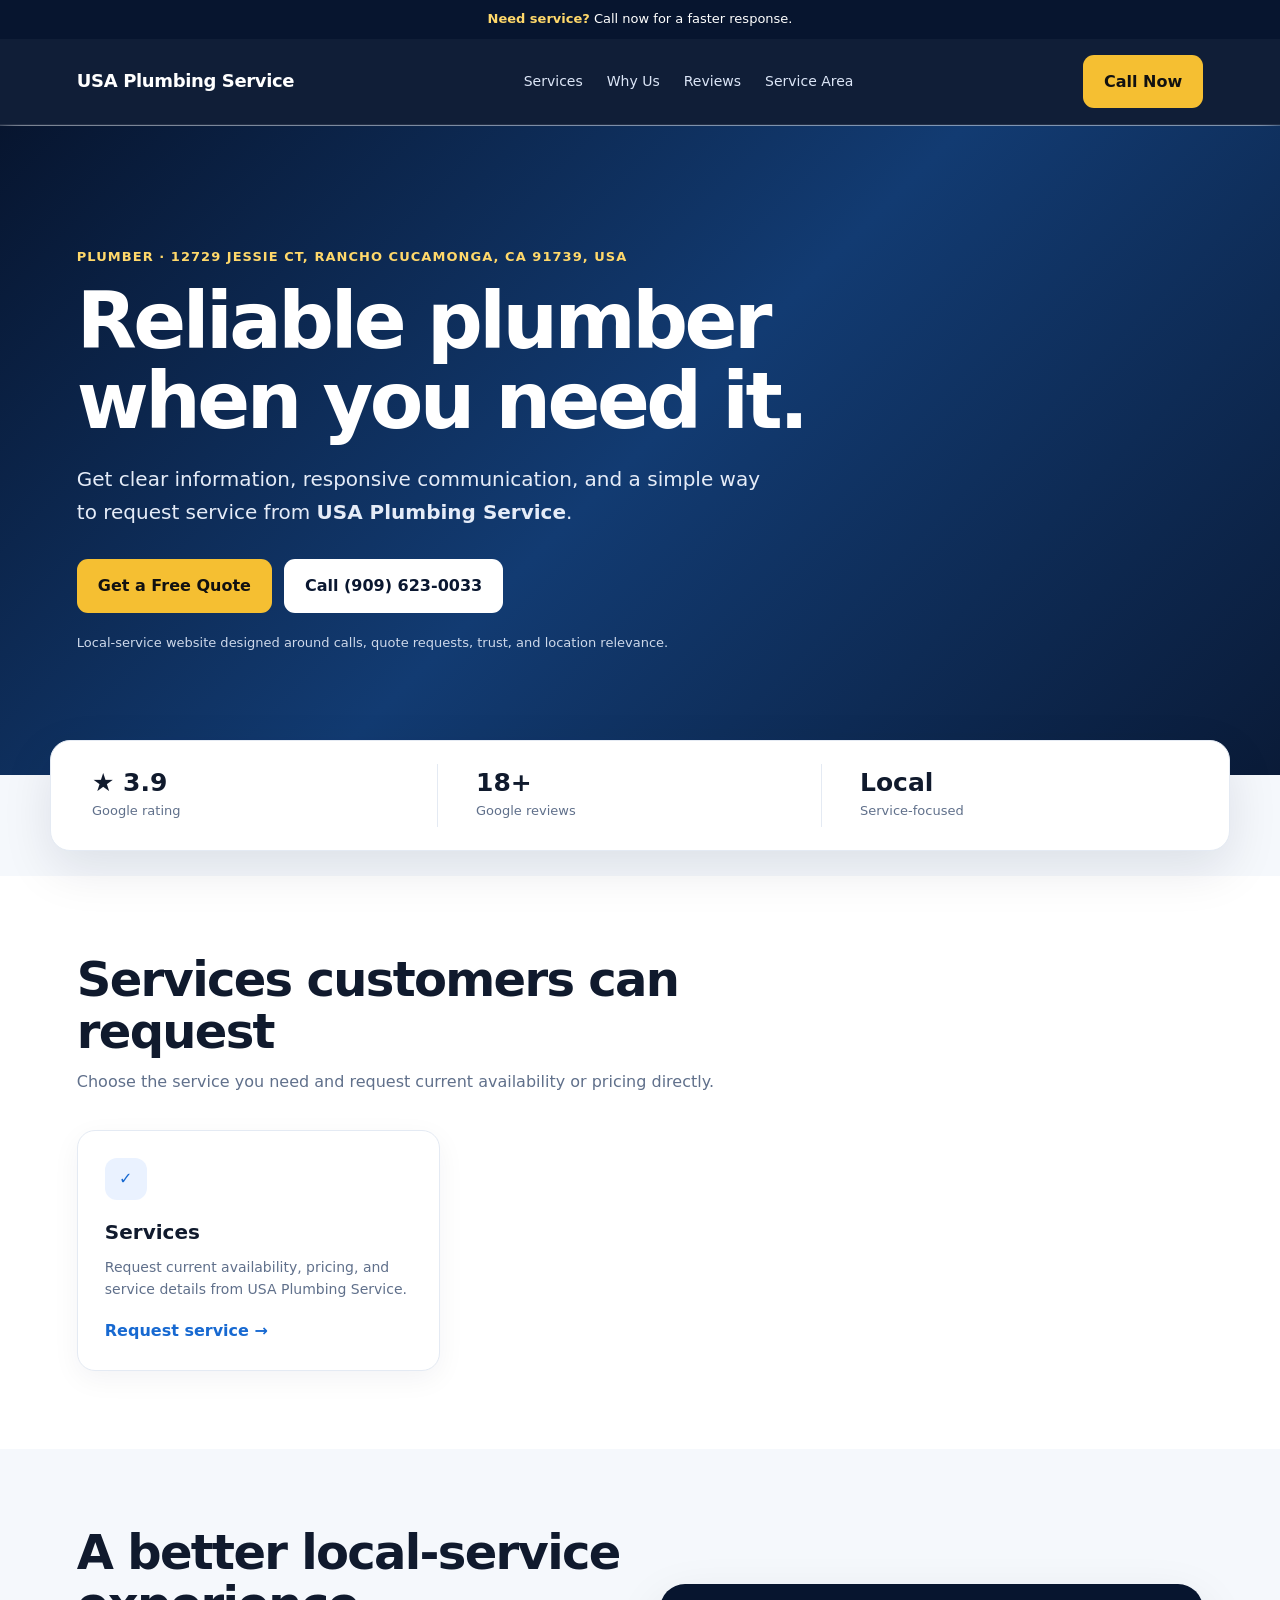
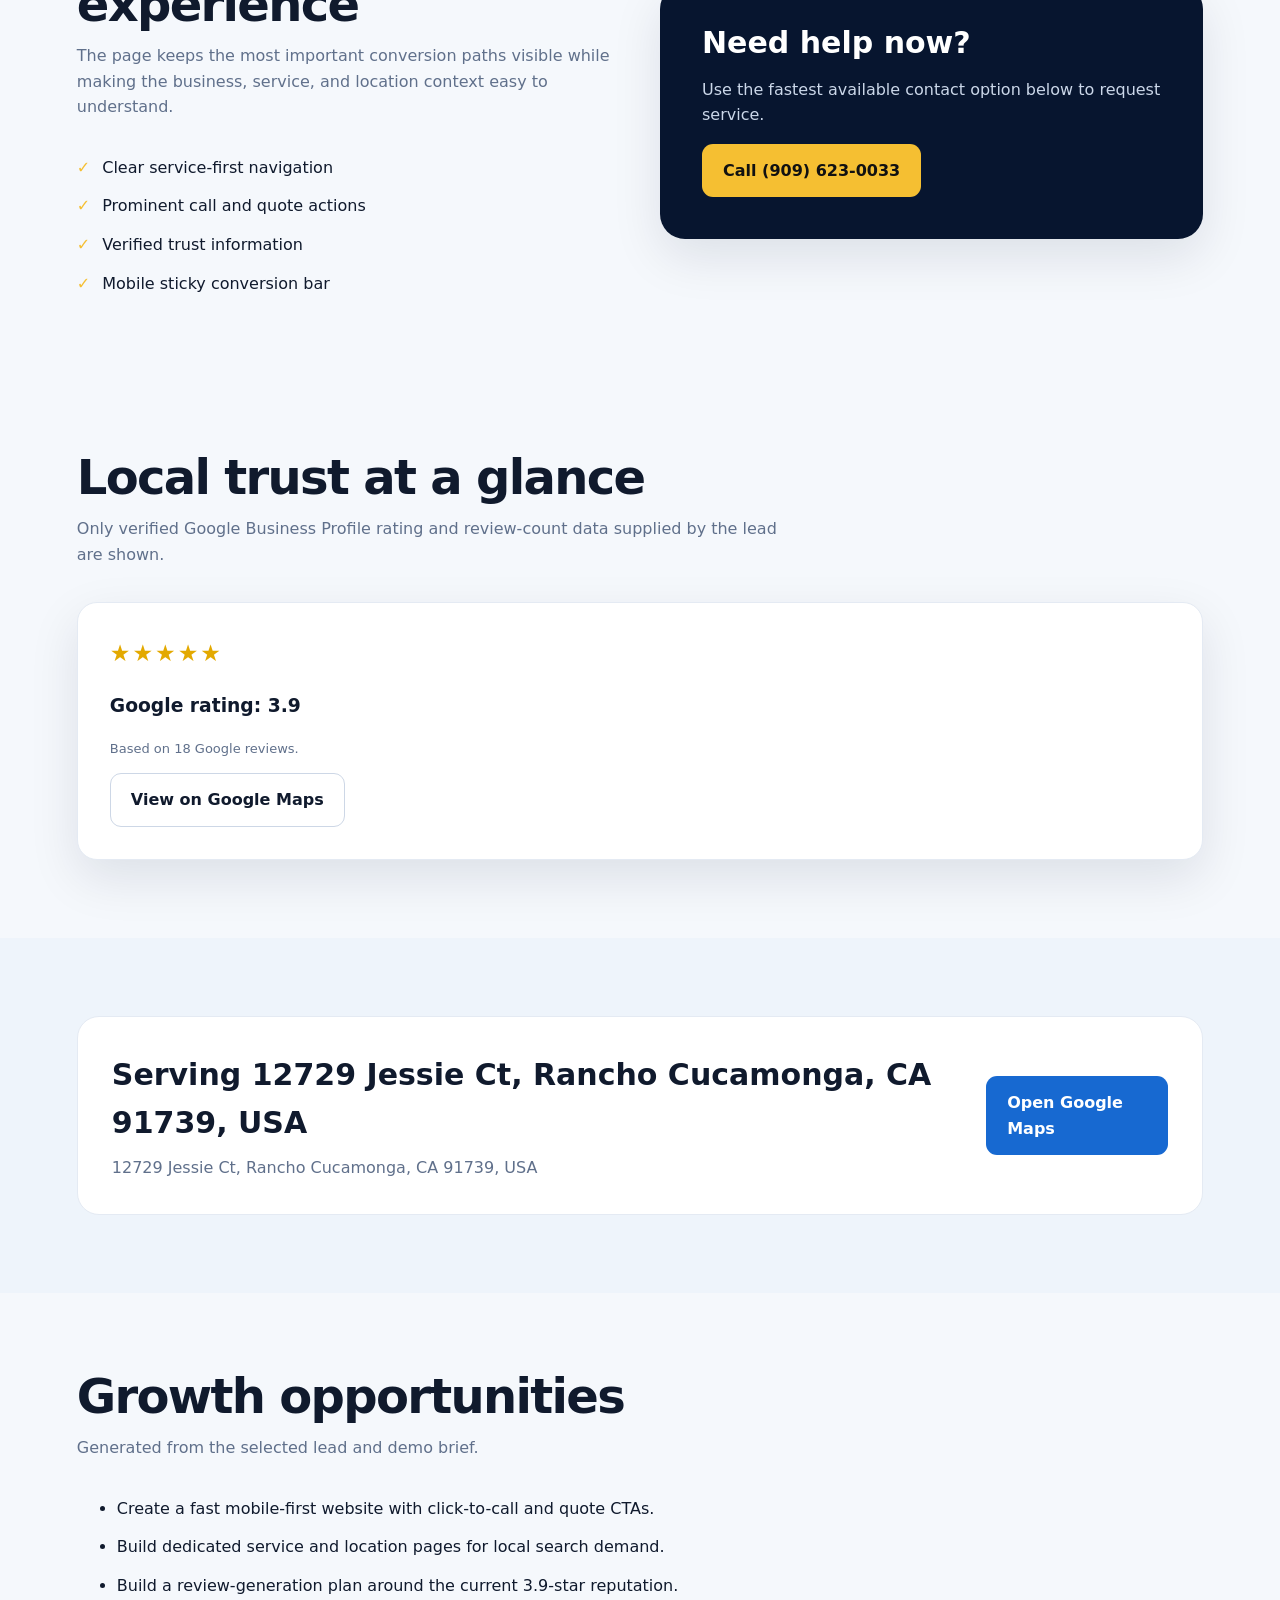
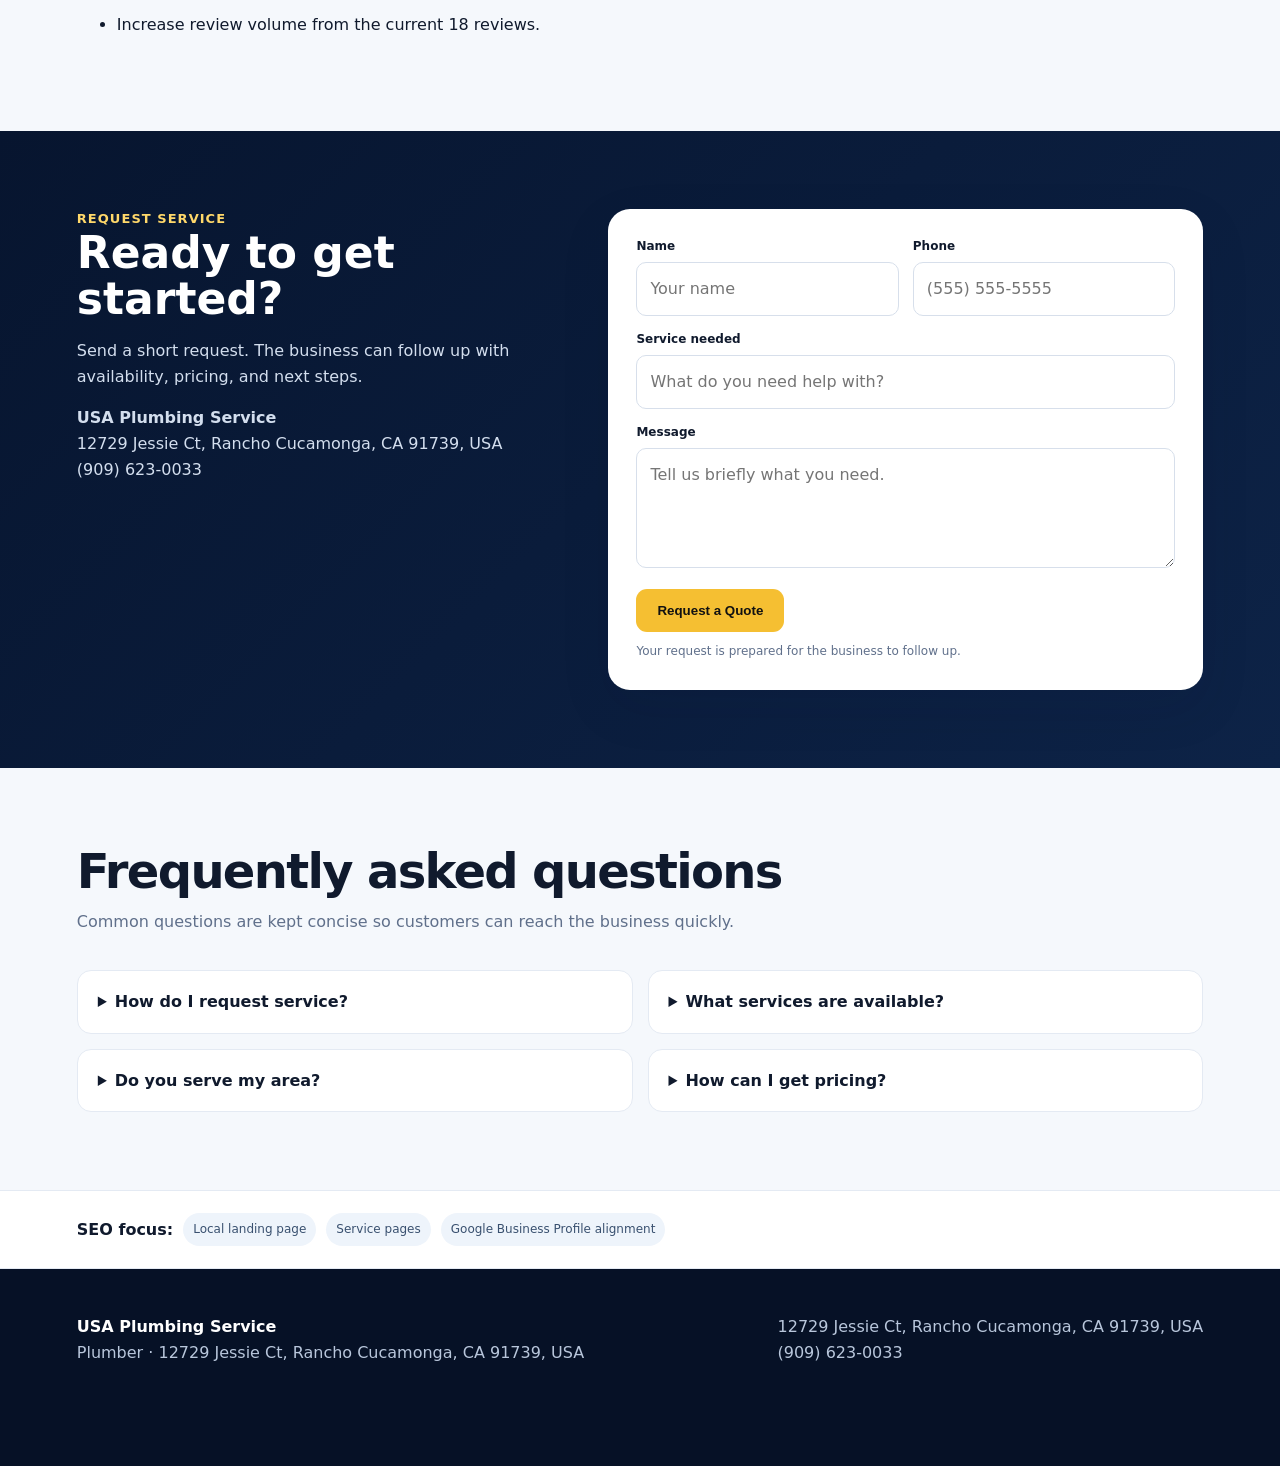
<file: public/sites/usa-plumbing-service/index.html>
<!doctype html>
<html lang="en">
<head>
<meta charset="utf-8">
<meta name="viewport" content="width=device-width,initial-scale=1">
<meta name="description" content="USA Plumbing Service — Plumber serving 12729 Jessie Ct, Rancho Cucamonga, CA 91739, USA. Request service or a quote today.">
<meta name="theme-color" content="#07152f">
<title>USA Plumbing Service | Plumber</title>
<script type="application/ld+json">{"@context":"https://schema.org","@type":"LocalBusiness","name":"USA Plumbing Service","telephone":"(909) 623-0033","address":{"@type":"PostalAddress","streetAddress":"12729 Jessie Ct, Rancho Cucamonga, CA 91739, USA"},"aggregateRating":{"@type":"AggregateRating","ratingValue":3.9,"reviewCount":18}}</script>
<style>
:root{--navy:#07152f;--navy2:#0d2347;--blue:#1769d1;--gold:#f5bf32;--gold2:#ffd86a;--ink:#101a2d;--muted:#60708b;--line:#e4eaf3;--bg:#f5f8fc;--white:#fff;--radius:18px;--shadow:0 18px 50px rgba(7,21,47,.10)}
*{box-sizing:border-box}html{scroll-behavior:smooth}body{margin:0;font-family:Inter,ui-sans-serif,system-ui,-apple-system,BlinkMacSystemFont,"Segoe UI",Arial,sans-serif;color:var(--ink);background:var(--bg);line-height:1.6}a{color:inherit}.topbar{background:var(--navy);color:#fff;font-size:13px;padding:9px 6%;text-align:center}.topbar b{color:var(--gold2)}nav{position:sticky;top:0;z-index:30;background:rgba(7,21,47,.96);backdrop-filter:blur(12px);color:#fff;padding:16px 6%;display:flex;align-items:center;justify-content:space-between;gap:25px;border-bottom:1px solid rgba(255,255,255,.08)}.brand{font-weight:900;letter-spacing:-.02em;font-size:18px}.navlinks{display:flex;gap:24px;align-items:center;font-size:14px}.navlinks a{text-decoration:none;color:#dce6f7}.btn{display:inline-flex;align-items:center;justify-content:center;gap:9px;border-radius:11px;padding:13px 20px;font-weight:850;text-decoration:none;border:1px solid transparent;cursor:pointer;transition:.2s transform,.2s box-shadow}.btn:hover{transform:translateY(-1px);box-shadow:0 10px 25px rgba(0,0,0,.14)}.btn-gold{background:var(--gold);color:#111}.btn-blue{background:var(--blue);color:#fff}.btn-outline{border-color:#cdd7e6;color:var(--ink);background:#fff}.hero{min-height:650px;background-size:cover;background-position:center;display:flex;align-items:center;color:#fff;padding:86px 6%}.hero-inner{max-width:1180px;width:100%;margin:auto}.eyebrow{font-weight:800;color:var(--gold2);letter-spacing:.08em;text-transform:uppercase;font-size:13px}h1{font-size:clamp(44px,6.4vw,78px);line-height:1.02;letter-spacing:-.045em;max-width:850px;margin:14px 0 22px}.hero p{font-size:20px;line-height:1.65;max-width:690px;color:#e5ecf8;margin-bottom:30px}.hero-actions{display:flex;gap:12px;flex-wrap:wrap}.hero-note{margin-top:20px;font-size:13px;color:#cdd8ea}section{padding:78px 6%}.wrap{max-width:1180px;margin:auto}.section-head{max-width:720px;margin-bottom:35px}.section-head h2{font-size:clamp(31px,4vw,48px);line-height:1.08;letter-spacing:-.035em;margin:0 0 12px}.section-head p{color:var(--muted);margin:0}.trust-strip{background:#fff;border:1px solid var(--line);box-shadow:var(--shadow);border-radius:20px;padding:23px;display:grid;grid-template-columns:repeat(3,1fr);gap:20px;transform:translateY(-35px);margin-bottom:-10px}.trust-item{display:flex;flex-direction:column;padding:5px 18px;border-right:1px solid var(--line)}.trust-item:last-child{border-right:0}.trust-item strong{font-size:25px;line-height:1.1}.trust-item span{font-size:13px;color:var(--muted);margin-top:4px}.services{background:#fff}.service-grid{display:grid;grid-template-columns:repeat(3,1fr);gap:18px}.service-card{background:#fff;border:1px solid var(--line);border-radius:var(--radius);padding:27px;box-shadow:0 8px 28px rgba(8,25,55,.05);display:flex;flex-direction:column;min-height:235px}.icon{width:42px;height:42px;border-radius:12px;background:#eaf2ff;color:var(--blue);display:grid;place-items:center;font-weight:900;margin-bottom:16px}.service-card h3{margin:0 0 8px;font-size:20px}.service-card p{color:var(--muted);font-size:14px;margin:0 0 17px}.service-card a{margin-top:auto;color:var(--blue);font-weight:800;text-decoration:none}.why{background:var(--bg)}.why-grid{display:grid;grid-template-columns:1fr 1fr;gap:40px;align-items:center}.why-box{background:var(--navy);color:#fff;border-radius:25px;padding:42px;box-shadow:var(--shadow)}.why-box h3{font-size:30px;line-height:1.15;margin:0 0 12px}.why-box p{color:#cbd7e9}.checklist{display:grid;gap:13px;margin-top:25px}.check{display:flex;gap:12px;align-items:flex-start}.check b{color:var(--gold)}.review-box{background:#fff;border:1px solid var(--line);border-radius:20px;padding:32px;box-shadow:var(--shadow)}.stars{color:#e3a900;letter-spacing:2px;font-size:23px}.review-meta{font-size:13px;color:var(--muted)}.gallery-grid{display:grid;grid-template-columns:repeat(4,1fr);gap:15px}figure{margin:0;background:#fff;border:1px solid var(--line);border-radius:15px;overflow:hidden}figure img{display:block;width:100%;height:210px;object-fit:cover}figcaption{font-size:12px;color:var(--muted);padding:9px 12px}.area{background:#eef4fb}.area-card{background:#fff;border:1px solid var(--line);border-radius:22px;padding:34px;display:flex;justify-content:space-between;gap:25px;align-items:center}.area-card h2{margin:0 0 8px;font-size:30px}.area-card p{margin:0;color:var(--muted)}.quote{background:linear-gradient(135deg,var(--navy),var(--navy2));color:#fff}.quote-grid{display:grid;grid-template-columns:.9fr 1.1fr;gap:45px;align-items:start}.quote h2{font-size:44px;line-height:1.05;margin:0 0 14px}.quote p{color:#d3deee}.form{background:#fff;color:var(--ink);border-radius:22px;padding:28px;box-shadow:var(--shadow)}.form-grid{display:grid;grid-template-columns:1fr 1fr;gap:14px}label{display:block;font-size:12px;font-weight:800;margin-bottom:6px}input,textarea{width:100%;border:1px solid #d7dfeb;border-radius:10px;padding:13px;font:inherit;outline:none}textarea{min-height:120px;resize:vertical}.full{grid-column:1/-1}.faq{display:grid;grid-template-columns:1fr 1fr;gap:15px}details{background:#fff;border:1px solid var(--line);border-radius:14px;padding:18px 20px}summary{font-weight:850;cursor:pointer}details p{color:var(--muted);font-size:14px}.seo-strip{padding:22px 6%;background:#fff;border-top:1px solid var(--line);border-bottom:1px solid var(--line)}.seo-inner{max-width:1180px;margin:auto;display:flex;gap:10px;flex-wrap:wrap;align-items:center}.seo-inner span{font-size:12px;padding:7px 10px;background:#eef4fb;border-radius:999px;color:#39506f}footer{background:#061126;color:#b8c6db;padding:45px 6% 100px}.footer-grid{max-width:1180px;margin:auto;display:flex;justify-content:space-between;gap:25px}footer strong{color:#fff}.sticky-mobile{display:none}
@media(max-width:900px){.navlinks{display:none}.hero{min-height:590px;padding:70px 6%}.service-grid,.gallery-grid{grid-template-columns:1fr 1fr}.why-grid,.quote-grid{grid-template-columns:1fr}.area-card{display:block}.area-card .btn{margin-top:18px}.faq{grid-template-columns:1fr}}
@media(max-width:600px){section{padding:58px 5%}.trust-strip{grid-template-columns:1fr;transform:none;margin-top:20px;margin-bottom:0}.trust-item{border-right:0;border-bottom:1px solid var(--line);padding:10px 4px 16px}.trust-item:last-child{border-bottom:0}.hero{min-height:640px;padding:55px 5%}h1{font-size:45px}.hero p{font-size:17px}.service-grid,.gallery-grid,.form-grid{grid-template-columns:1fr}.full{grid-column:auto}.quote h2{font-size:36px}.sticky-mobile{position:fixed;z-index:50;bottom:0;left:0;right:0;background:#fff;padding:9px;display:grid;grid-template-columns:1fr 1fr;gap:8px;box-shadow:0 -8px 25px rgba(0,0,0,.15)}.sticky-mobile a{padding:12px;text-align:center;border-radius:9px;text-decoration:none;font-weight:900}.sticky-call{background:var(--navy);color:#fff}.sticky-quote{background:var(--gold);color:#111}footer{padding-bottom:85px}}
</style>
</head>
<body>
<div class="topbar"><b>Need service?</b> Call now for a faster response.</div>
<nav><div class="brand">USA Plumbing Service</div><div class="navlinks"><a href="#services">Services</a><a href="#why">Why Us</a><a href="#reviews">Reviews</a><a href="#area">Service Area</a></div><a class="btn btn-gold" href="tel:9096230033">Call Now</a></nav>
<header class="hero" style="background-image:linear-gradient(135deg,#07152f,#123b72,#0a1b38)"><div class="hero-inner"><div class="eyebrow">Plumber · 12729 Jessie Ct, Rancho Cucamonga, CA 91739, USA</div><h1>Reliable plumber when you need it.</h1><p>Get clear information, responsive communication, and a simple way to request service from <strong>USA Plumbing Service</strong>.</p><div class="hero-actions"><a class="btn btn-gold" href="#quote">Get a Free Quote</a><a class="btn" style="background:#fff;color:#0a1730" href="tel:9096230033">Call (909) 623-0033</a></div><div class="hero-note">Local-service website designed around calls, quote requests, trust, and location relevance.</div></div></header>
<main>
<div class="wrap"><div class="trust-strip"><div class="trust-item"><strong>★ 3.9</strong><span>Google rating</span></div><div class="trust-item"><strong>18+</strong><span>Google reviews</span></div><div class="trust-item"><strong>Local</strong><span>Service-focused</span></div></div></div>
<section id="services" class="services"><div class="wrap"><div class="section-head"><h2>Services customers can request</h2><p>Choose the service you need and request current availability or pricing directly.</p></div><div class="service-grid"><article class="service-card"><div class="icon">✓</div><h3>Services</h3><p>Request current availability, pricing, and service details from USA Plumbing Service.</p><a href="#quote">Request service →</a></article></div></div></section>
<section id="why" class="why"><div class="wrap why-grid"><div><div class="section-head"><h2>A better local-service experience</h2><p>The page keeps the most important conversion paths visible while making the business, service, and location context easy to understand.</p></div><div class="checklist"><div class="check"><b>✓</b><span>Clear service-first navigation</span></div><div class="check"><b>✓</b><span>Prominent call and quote actions</span></div><div class="check"><b>✓</b><span>Verified trust information</span></div><div class="check"><b>✓</b><span>Mobile sticky conversion bar</span></div></div></div><div class="why-box"><h3>Need help now?</h3><p>Use the fastest available contact option below to request service.</p><a class="btn btn-gold" href="tel:9096230033">Call (909) 623-0033</a></div></div></section>
<section id="reviews"><div class="wrap"><div class="section-head"><h2>Local trust at a glance</h2><p>Only verified Google Business Profile rating and review-count data supplied by the lead are shown.</p></div><div class="review-box"><div class="stars">★★★★★</div><h3>Google rating: 3.9</h3><p class="review-meta">Based on 18 Google reviews.</p> <a class="btn btn-outline" href="https://maps.google.com/?cid=3528450207863589613&amp;g_mp=Cidnb29nbGUubWFwcy5wbGFjZXMudjEuUGxhY2VzLlNlYXJjaFRleHQQAhgEIAA" target="_blank" rel="noopener">View on Google Maps</a></div></div></section>

<section id="area" class="area"><div class="wrap"><div class="area-card"><div><h2>Serving 12729 Jessie Ct, Rancho Cucamonga, CA 91739, USA</h2><p>12729 Jessie Ct, Rancho Cucamonga, CA 91739, USA</p></div><a class="btn btn-blue" href="https://maps.google.com/?cid=3528450207863589613&amp;g_mp=Cidnb29nbGUubWFwcy5wbGFjZXMudjEuUGxhY2VzLlNlYXJjaFRleHQQAhgEIAA" target="_blank" rel="noopener">Open Google Maps</a></div></div></section>
<section><div class="wrap"><div class="section-head"><h2>Growth opportunities</h2><p>Generated from the selected lead and demo brief.</p></div><ul class="checklist"><li>Create a fast mobile-first website with click-to-call and quote CTAs.</li><li>Build dedicated service and location pages for local search demand.</li><li>Build a review-generation plan around the current 3.9-star reputation.</li><li>Increase review volume from the current 18 reviews.</li></ul></div></section>
<section id="quote" class="quote"><div class="wrap quote-grid"><div><div class="eyebrow">Request service</div><h2>Ready to get started?</h2><p>Send a short request. The business can follow up with availability, pricing, and next steps.</p><p><strong>USA Plumbing Service</strong><br>12729 Jessie Ct, Rancho Cucamonga, CA 91739, USA<br>(909) 623-0033</p></div><form class="form" onsubmit="submitLead(event)"><div class="form-grid"><div><label for="fullName">Name</label><input id="fullName" required placeholder="Your name"></div><div><label for="phoneField">Phone</label><input id="phoneField" required placeholder="(555) 555-5555"></div><div class="full"><label for="serviceField">Service needed</label><input id="serviceField" placeholder="What do you need help with?"></div><div class="full"><label for="messageField">Message</label><textarea id="messageField" placeholder="Tell us briefly what you need."></textarea></div><div class="full"><button class="btn btn-gold" type="submit">Request a Quote</button><p id="formStatus" style="font-size:12px;color:#60708b;margin:10px 0 0">Your request is prepared for the business to follow up.</p></div></div></form></div></section>
<section><div class="wrap"><div class="section-head"><h2>Frequently asked questions</h2><p>Common questions are kept concise so customers can reach the business quickly.</p></div><div class="faq"><details><summary>How do I request service?</summary><p>Use the quote form or call the business directly if a phone number is available.</p></details><details><summary>What services are available?</summary><p>Review the service cards above or contact the business for its current service list.</p></details><details><summary>Do you serve my area?</summary><p>The listed service area is based on the lead information. Confirm availability directly before booking.</p></details><details><summary>How can I get pricing?</summary><p>Send a quote request with your service needs and contact information.</p></details></div></div></section>
</main>
<div class="seo-strip"><div class="seo-inner"><strong>SEO focus:</strong><span>Local landing page</span><span>Service pages</span><span>Google Business Profile alignment</span></div></div>
<footer><div class="footer-grid"><div><strong>USA Plumbing Service</strong><br>Plumber · 12729 Jessie Ct, Rancho Cucamonga, CA 91739, USA</div><div>12729 Jessie Ct, Rancho Cucamonga, CA 91739, USA<br>(909) 623-0033</div></div></footer>
<div class="sticky-mobile"><a class="sticky-call" href="tel:9096230033">Call Now</a><a class="sticky-quote" href="#quote">Get Free Quote</a></div>
<script>
function submitLead(e){e.preventDefault();var name=document.getElementById('fullName').value.trim();var phone=document.getElementById('phoneField').value.trim();var service=document.getElementById('serviceField').value.trim();var msg=document.getElementById('messageField').value.trim();var text='Name: '+name+'\nPhone: '+phone+'\nService: '+service+'\nMessage: '+msg;document.getElementById('formStatus').textContent='Request captured. Please use the phone/contact method above to send it to the business.';window.location.href='mailto:?subject='+encodeURIComponent('Service request for USA Plumbing Service')+'&body='+encodeURIComponent(text)}
</script>
</body></html>
</file>
